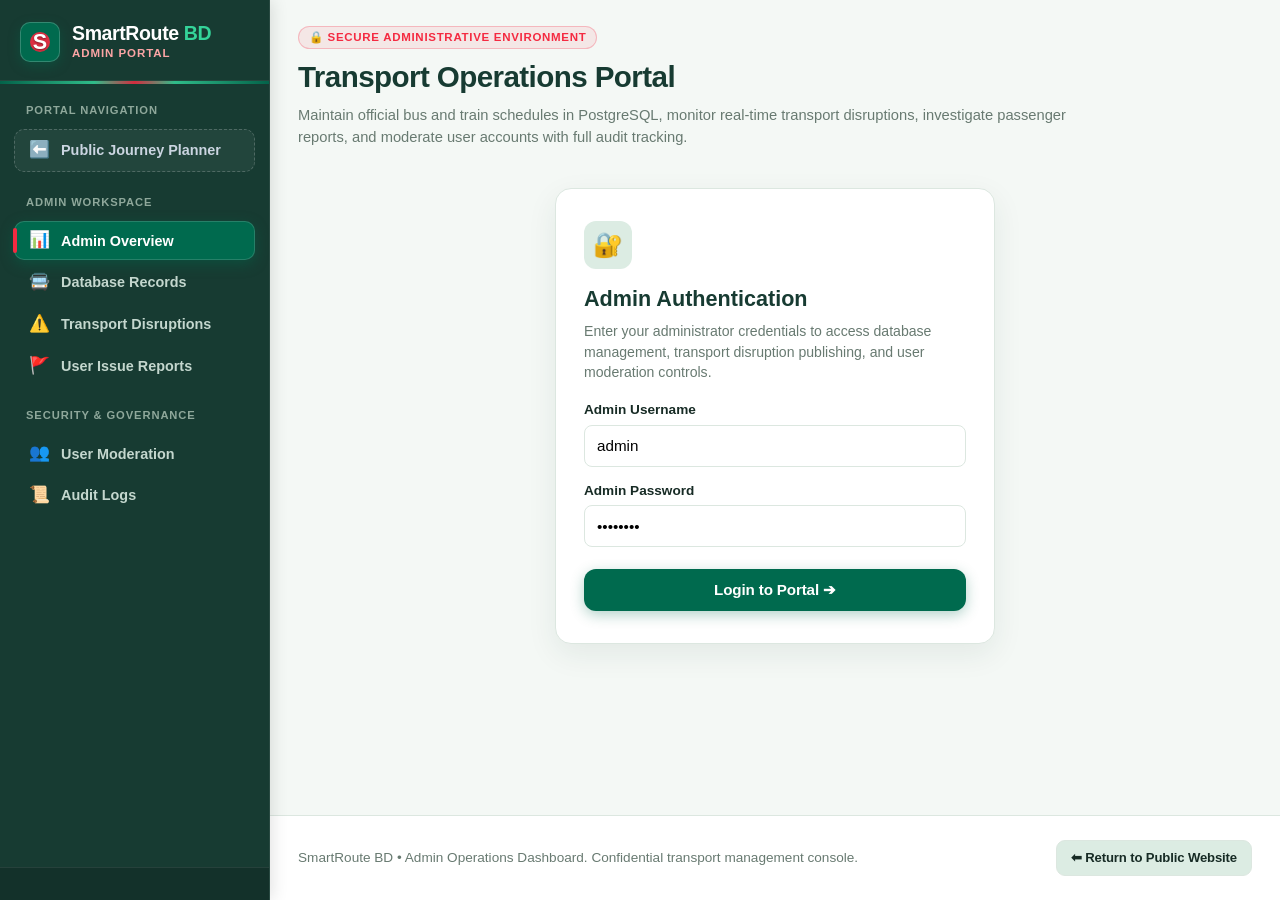
<file: static/admin.html>
<!doctype html>
<html lang="en">
<head>
  <meta charset="utf-8">
  <meta name="viewport" content="width=device-width, initial-scale=1">
  <title>Admin Operations Portal — SmartRoute BD</title>
  <link rel="stylesheet" href="/static/app.css?v=20261121_sr_frontend_v2">
  <script src="/static/admin.js?v=20261121_sr_frontend_v2" defer></script>
</head>
<body class="admin-body">
  <div class="app-layout">
    <!-- Mobile Topbar (< 900px) -->
    <header class="mobile-header">
      <button type="button" class="mobile-menu-btn" id="mobile-sidebar-toggle" aria-label="Toggle Navigation Menu">
        <span></span>
        <span></span>
        <span></span>
      </button>
      <a class="mobile-brand" href="/admin">
        <span class="brand-mark">
          <span class="bd-sun-circle"></span>
          <span class="mark-letter">S</span>
        </span>
        <span class="brand-text">SmartRoute <b class="bd-tag">BD</b> <span class="admin-badge-tag">ADMIN</span></span>
      </a>
      <a href="/" class="admin-mobile-exit-btn" title="Back to Public Journey Planner">
        ⬅ Exit
      </a>
    </header>

    <!-- Mobile Drawer Backdrop -->
    <div class="sidebar-backdrop" id="sidebar-backdrop"></div>

    <!-- Fixed Vertical Left Sidebar -->
    <aside class="app-sidebar" id="app-sidebar" aria-label="Admin Navigation">
      <div class="sidebar-header">
        <a class="sidebar-brand" href="/admin">
          <span class="brand-mark">
            <span class="bd-sun-circle"></span>
            <span class="mark-letter">S</span>
          </span>
          <div class="brand-title-wrap">
            <span class="brand-text">SmartRoute <b class="bd-tag">BD</b></span>
            <span class="brand-sub admin-sub">ADMIN PORTAL</span>
          </div>
        </a>
        <button type="button" class="sidebar-close-btn" id="sidebar-close-btn" aria-label="Close sidebar">&times;</button>
      </div>

      <!-- Bangladesh River/Corridor Motif Accent Line -->
      <div class="sidebar-river-accent" aria-hidden="true"></div>

      <div class="sidebar-content">
        <!-- PORTAL NAVIGATION SECTION -->
        <div class="sidebar-section">
          <span class="sidebar-section-title">PORTAL NAVIGATION</span>
          <nav class="sidebar-nav" aria-label="Portal Navigation">
            <a class="sidebar-nav-item return-link" href="/" title="Return to public user application">
              <span class="sidebar-icon">⬅️</span>
              <span class="sidebar-label">Public Journey Planner</span>
            </a>
          </nav>
        </div>

        <!-- ADMIN WORKSPACE SECTION -->
        <div class="sidebar-section">
          <span class="sidebar-section-title">ADMIN WORKSPACE</span>
          <nav class="sidebar-nav" aria-label="Admin Workspace">
            <button type="button" class="sidebar-nav-item active" data-admin-tab="overview">
              <span class="sidebar-icon">📊</span>
              <span class="sidebar-label">Admin Overview</span>
            </button>
            <button type="button" class="sidebar-nav-item" data-admin-tab="records">
              <span class="sidebar-icon">🚍</span>
              <span class="sidebar-label">Database Records</span>
            </button>
            <button type="button" class="sidebar-nav-item" data-admin-tab="disruptions">
              <span class="sidebar-icon">⚠️</span>
              <span class="sidebar-label">Transport Disruptions</span>
              <span id="sidebar-disruptions-badge" class="notif-badge hidden">0</span>
            </button>
            <button type="button" class="sidebar-nav-item" data-admin-tab="reports">
              <span class="sidebar-icon">🚩</span>
              <span class="sidebar-label">User Issue Reports</span>
              <span id="sidebar-reports-badge" class="notif-badge hidden">0</span>
            </button>
          </nav>
        </div>

        <!-- SECURITY & GOVERNANCE SECTION -->
        <div class="sidebar-section">
          <span class="sidebar-section-title">SECURITY & GOVERNANCE</span>
          <nav class="sidebar-nav" aria-label="Security & Governance">
            <button type="button" class="sidebar-nav-item" data-admin-tab="users">
              <span class="sidebar-icon">👥</span>
              <span class="sidebar-label">User Moderation</span>
            </button>
            <button type="button" class="sidebar-nav-item" data-admin-tab="audit">
              <span class="sidebar-icon">📜</span>
              <span class="sidebar-label">Audit Logs</span>
            </button>
          </nav>
        </div>
      </div>

      <!-- SIDEBAR FOOTER (Admin Profile Area) -->
      <div class="sidebar-footer">
        <div id="admin-user-info" class="sidebar-admin-card hidden">
          <div class="user-avatar-sm admin-avatar">🔐</div>
          <div class="user-meta" style="flex: 1; min-width: 0;">
            <span id="admin-display-name" class="user-name" style="text-overflow: ellipsis; overflow: hidden; white-space: nowrap;">Administrator</span>
            <span class="user-id admin-tag">System Admin</span>
          </div>
        </div>
        <button type="button" id="admin-logout-btn" class="sidebar-btn logout-btn hidden" style="width: 100%;">Log Out</button>
      </div>
    </aside>

    <!-- Main Content Viewport -->
    <div class="app-main-viewport">
      <main class="shell admin-shell">
        <!-- Admin Page Header -->
        <div class="admin-page-header">
          <div class="admin-header-copy">
            <div class="admin-security-pill">
              <span>🔒 Secure Administrative Environment</span>
            </div>
            <h1>Transport Operations Portal</h1>
            <p class="admin-header-subtext">Maintain official bus and train schedules in PostgreSQL, monitor real-time transport disruptions, investigate passenger reports, and moderate user accounts with full audit tracking.</p>
          </div>
        </div>

        <!-- Login Card -->
        <section id="login-section" class="admin-login-card">
          <div class="login-card-inner">
            <div class="login-header-icon">🔐</div>
            <h2>Admin Authentication</h2>
            <p class="login-subtext">Enter your administrator credentials to access database management, transport disruption publishing, and user moderation controls.</p>
            <form id="login-form" style="display: flex; flex-direction: column; gap: 14px;">
              <label style="display: flex; flex-direction: column; gap: 4px; font-weight: 700; font-size: 0.85rem; color: var(--primary-text);">
                Admin Username
                <input id="username" autocomplete="username" value="admin" required style="height: 42px; padding: 0 12px; border: 1.5px solid var(--border); border-radius: 8px; font-size: 0.95rem;">
              </label>
              <label style="display: flex; flex-direction: column; gap: 4px; font-weight: 700; font-size: 0.85rem; color: var(--primary-text);">
                Admin Password
                <input id="password" type="password" autocomplete="current-password" value="12345678" required style="height: 42px; padding: 0 12px; border: 1.5px solid var(--border); border-radius: 8px; font-size: 0.95rem;">
              </label>
              <button class="button primary" type="submit" style="margin-top: 8px; height: 42px; font-size: 0.95rem; font-weight: 700;">Login to Portal ➔</button>
            </form>
          </div>
        </section>

        <div id="admin-status" class="status" role="status" aria-live="polite"></div>

        <!-- Main Admin Workspace -->
        <section id="admin-workspace" class="admin-workspace-panel hidden">
          <!-- 0. Admin Overview Tab -->
          <div id="tab-pane-overview" class="admin-tab-pane">
            <div class="admin-toolbar">
              <div>
                <h2>System Overview &amp; Operations Summary</h2>
                <p>Live health metrics across transport schedules, active disruptions, and user moderation queues.</p>
              </div>
              <button id="overview-refresh-btn" class="button secondary small" type="button" style="height: 36px;">🔄 Refresh Metrics</button>
            </div>

            <!-- KPI Cards Grid -->
            <div class="kpi-grid">
              <div class="kpi-card">
                <div class="kpi-header">
                  <span class="kpi-icon warning">⚠️</span>
                  <span class="status-pill active" style="font-size: 0.7rem;">Live</span>
                </div>
                <div>
                  <div class="kpi-val" id="kpi-active-disruptions">-</div>
                  <div class="kpi-label">Active Disruptions</div>
                  <div class="kpi-sub" id="kpi-disruptions-sub">Routes currently impacted</div>
                </div>
                <button type="button" class="kpi-action-btn" data-goto-tab="disruptions">Manage Disruptions ➔</button>
              </div>

              <div class="kpi-card">
                <div class="kpi-header">
                  <span class="kpi-icon reports">🚩</span>
                  <span class="status-pill pending" style="font-size: 0.7rem;">Queue</span>
                </div>
                <div>
                  <div class="kpi-val" id="kpi-pending-reports">-</div>
                  <div class="kpi-label">Pending Issue Reports</div>
                  <div class="kpi-sub" id="kpi-reports-sub">Awaiting admin review</div>
                </div>
                <button type="button" class="kpi-action-btn" data-goto-tab="reports">Review Reports ➔</button>
              </div>

              <div class="kpi-card">
                <div class="kpi-header">
                  <span class="kpi-icon users">👥</span>
                  <span class="status-pill active" style="font-size: 0.7rem;">Registered</span>
                </div>
                <div>
                  <div class="kpi-val" id="kpi-total-users">-</div>
                  <div class="kpi-label">User Accounts</div>
                  <div class="kpi-sub" id="kpi-users-sub">0 suspended / blocked</div>
                </div>
                <button type="button" class="kpi-action-btn" data-goto-tab="users">Moderate Users ➔</button>
              </div>

              <div class="kpi-card">
                <div class="kpi-header">
                  <span class="kpi-icon database">🚍</span>
                  <span class="status-pill active" style="font-size: 0.7rem;">PostgreSQL</span>
                </div>
                <div>
                  <div class="kpi-val" id="kpi-transit-records">-</div>
                  <div class="kpi-label">Bus Schedules</div>
                  <div class="kpi-sub">Inter-district transit network</div>
                </div>
                <button type="button" class="kpi-action-btn" data-goto-tab="records">Browse Records ➔</button>
              </div>
            </div>

            <!-- Overview Panels Grid -->
            <div class="overview-panels-grid">
              <div class="overview-card">
                <div class="overview-card-header">
                  <span class="overview-card-title">Recent Administrative Activity</span>
                  <button type="button" class="button outline small" style="font-size: 0.76rem; padding: 2px 8px;" data-goto-tab="audit">View All Logs ➔</button>
                </div>
                <div id="overview-recent-audit" class="overview-audit-list">
                  <div style="padding: 14px; text-align: center; color: var(--secondary-text); font-size: 0.85rem;">Loading recent activity...</div>
                </div>
              </div>

              <div class="overview-card">
                <div class="overview-card-header">
                  <span class="overview-card-title">Quick Operational Actions</span>
                </div>
                <div class="quick-action-list">
                  <button type="button" class="quick-action-item" id="overview-quick-create-disruption">
                    <span>⚠️</span>
                    <span>Create New Disruption Alert</span>
                  </button>
                  <button type="button" class="quick-action-item" data-goto-tab="reports">
                    <span>🚩</span>
                    <span>Review Pending Passenger Reports</span>
                  </button>
                  <button type="button" class="quick-action-item" data-goto-tab="records">
                    <span>🚍</span>
                    <span>Edit Bus &amp; Train Schedules</span>
                  </button>
                  <button type="button" class="quick-action-item" data-goto-tab="users">
                    <span>👥</span>
                    <span>Search &amp; Moderate User Accounts</span>
                  </button>
                  <a href="/" class="quick-action-item" style="text-decoration: none;">
                    <span>🗺️</span>
                    <span>Open Public Journey Planner</span>
                  </a>
                </div>
              </div>
            </div>
          </div>

          <!-- 1. Operational Transport Records Tab -->
          <div id="tab-pane-records" class="admin-tab-pane hidden">
            <div class="admin-toolbar">
              <div>
                <h2>Operational Transport Records</h2>
                <p>Edits are committed directly into PostgreSQL and immediately affect live route queries.</p>
              </div>
              <div style="display: flex; gap: 12px; align-items: flex-end;">
                <label style="display: flex; flex-direction: column; gap: 4px; font-size: 0.85rem; font-weight: 700;">
                  Manage Table
                  <select id="entity" style="height: 38px; padding: 0 10px; border: 1.5px solid var(--border); border-radius: 6px;"></select>
                </label>
                <button id="reload" class="button secondary" type="button" style="height: 38px;">Refresh Table</button>
              </div>
            </div>

            <form id="record-form" class="record-form"></form>
            <div id="record-list" class="table-card"></div>
            <p class="fine-print">⚠️ Modifications take effect immediately. Edits and deletions directly update the live routing engine and transit lookup tables.</p>
          </div>

      <!-- 2. Transport Disruptions Tab -->
      <div id="tab-pane-disruptions" class="admin-tab-pane hidden">
        <div class="admin-toolbar" style="flex-wrap: wrap; gap: 14px; align-items: flex-end;">
          <div>
            <h2 style="font-size: 1.25rem; font-weight: 700; color: var(--navy);">⚠️ Transport Disruption & Incident Alerts</h2>
            <p style="font-size: 0.85rem; color: var(--text-muted);">Manually create, publish, and manage transport disruption alerts that dynamically warn travelers on affected routes.</p>
          </div>
          <div style="display: flex; gap: 8px; align-items: flex-end; flex-wrap: wrap;">
            <label style="display: flex; flex-direction: column; gap: 4px; font-size: 0.82rem; font-weight: 600;">
              Status Filter
              <select id="admin-disruption-filter-status" style="height: 36px; padding: 0 8px; border: 1.5px solid var(--border); border-radius: 6px;">
                <option value="all">All Statuses</option>
                <option value="ACTIVE">ACTIVE</option>
                <option value="INACTIVE">INACTIVE</option>
                <option value="DRAFT">DRAFT</option>
                <option value="RESOLVED">RESOLVED</option>
                <option value="CANCELLED">CANCELLED</option>
              </select>
            </label>
            <label style="display: flex; flex-direction: column; gap: 4px; font-size: 0.82rem; font-weight: 600;">
              Transport Mode
              <select id="admin-disruption-filter-mode" style="height: 36px; padding: 0 8px; border: 1.5px solid var(--border); border-radius: 6px;">
                <option value="all">All Modes</option>
                <option value="BUS">Bus Only</option>
                <option value="TRAIN">Train Only</option>
                <option value="BOTH">Both (Bus & Train)</option>
              </select>
            </label>
            <label style="display: flex; flex-direction: column; gap: 4px; font-size: 0.82rem; font-weight: 600;">
              Search
              <input id="admin-disruption-search" type="search" placeholder="ID, title, location..." style="height: 36px; padding: 0 10px; border: 1.5px solid var(--border); border-radius: 6px; width: 170px;">
            </label>
            <label style="display: flex; align-items: center; gap: 6px; font-size: 0.82rem; font-weight: 600; height: 36px; cursor: pointer;">
              <input id="admin-disruption-include-deleted" type="checkbox"> Show Soft-Deleted
            </label>
            <button id="admin-disruption-reload-btn" class="button secondary small" type="button" style="height: 36px;">Refresh</button>
            <button id="admin-disruption-create-btn" class="button primary small" type="button" style="height: 36px; background: #ea580c; border-color: #ea580c;">+ Create Disruption Alert</button>
          </div>
        </div>

        <div id="admin-disruptions-table" class="table-card" style="margin-top: 14px;"></div>
      </div>

      <!-- 3. User Issue Reports Tab -->
      <div id="tab-pane-reports" class="admin-tab-pane hidden">
        <div class="admin-toolbar" style="flex-wrap: wrap; gap: 14px; align-items: flex-end;">
          <div>
            <h2 style="font-size: 1.25rem; font-weight: 700; color: var(--navy);">User Issue Reports & Complaints</h2>
            <p style="font-size: 0.85rem; color: var(--text-muted);">Review user-submitted errors, verify factual changes, or reject spam/false reports.</p>
          </div>
          <div style="display: flex; gap: 8px; align-items: flex-end; flex-wrap: wrap;">
            <label style="display: flex; flex-direction: column; gap: 4px; font-size: 0.82rem; font-weight: 600;">
              Status
              <select id="admin-report-filter-status" style="height: 36px; padding: 0 8px; border: 1.5px solid var(--border); border-radius: 6px;">
                <option value="all">All Statuses</option>
                <option value="PENDING">Pending Only</option>
                <option value="VERIFIED">Verified</option>
                <option value="REJECTED">Rejected</option>
              </select>
            </label>
            <label style="display: flex; flex-direction: column; gap: 4px; font-size: 0.82rem; font-weight: 600;">
              Category
              <select id="admin-report-filter-cat" style="height: 36px; padding: 0 8px; border: 1.5px solid var(--border); border-radius: 6px;">
                <option value="all">All Categories</option>
                <option value="Incorrect Bus Fare">Incorrect Bus Fare</option>
                <option value="Incorrect Train Fare">Incorrect Train Fare</option>
                <option value="Wrong Departure Time">Wrong Departure Time</option>
                <option value="Wrong Arrival Time">Wrong Arrival Time</option>
                <option value="Route Information">Route Information</option>
                <option value="Station / Stop Error">Station / Stop Error</option>
                <option value="Incorrect Destination">Incorrect Destination</option>
                <option value="Broken Functionality">Broken Functionality</option>
                <option value="Search or Route Calculation Problem">Search / Route Problem</option>
                <option value="General Complaint or Suggestion">General Suggestion</option>
              </select>
            </label>
            <label style="display: flex; flex-direction: column; gap: 4px; font-size: 0.82rem; font-weight: 600;">
              Search
              <input id="admin-report-search" type="search" placeholder="ID, title, user..." style="height: 36px; padding: 0 10px; border: 1.5px solid var(--border); border-radius: 6px; width: 170px;">
            </label>
            <label style="display: flex; align-items: center; gap: 6px; font-size: 0.82rem; font-weight: 600; height: 36px; cursor: pointer;">
              <input id="admin-report-include-deleted" type="checkbox"> Show Soft-Deleted
            </label>
            <button id="admin-report-reload-btn" class="button secondary small" type="button" style="height: 36px;">Refresh</button>
          </div>
        </div>

        <div id="admin-reports-table" class="table-card" style="margin-top: 14px;"></div>
      </div>

      <!-- 3. User Accounts & Moderation Tab -->
      <div id="tab-pane-users" class="admin-tab-pane hidden">
        <div class="admin-toolbar" style="flex-wrap: wrap; gap: 14px; align-items: flex-end;">
          <div>
            <h2 style="font-size: 1.25rem; font-weight: 700; color: var(--navy);">User Account Moderation</h2>
            <p style="font-size: 0.85rem; color: var(--text-muted);">Manage registered users, issue official warnings, and suspend or unblock accounts.</p>
          </div>
          <div style="display: flex; gap: 8px; align-items: flex-end; flex-wrap: wrap;">
            <label style="display: flex; flex-direction: column; gap: 4px; font-size: 0.82rem; font-weight: 600;">
              Status Filter
              <select id="admin-user-filter-status" style="height: 36px; padding: 0 8px; border: 1.5px solid var(--border); border-radius: 6px;">
                <option value="all">All Accounts</option>
                <option value="active">Active Only</option>
                <option value="blocked">Suspended / Blocked</option>
                <option value="warned">Users with Warnings</option>
              </select>
            </label>
            <label style="display: flex; flex-direction: column; gap: 4px; font-size: 0.82rem; font-weight: 600;">
              Search
              <input id="admin-user-search" type="search" placeholder="Name, email, SRU-..." style="height: 36px; padding: 0 10px; border: 1.5px solid var(--border); border-radius: 6px; width: 190px;">
            </label>
            <button id="admin-user-reload-btn" class="button secondary small" type="button" style="height: 36px;">Refresh Users</button>
          </div>
        </div>

        <div id="admin-users-table" class="table-card" style="margin-top: 14px;"></div>
      </div>

      <!-- 4. Audit Logs Tab -->
      <div id="tab-pane-audit" class="admin-tab-pane hidden">
        <div class="admin-toolbar">
          <div>
            <h2 style="font-size: 1.25rem; font-weight: 700; color: var(--navy);">Administrative Audit Logs</h2>
            <p style="font-size: 0.85rem; color: var(--text-muted);">Chronological record of all administrative decisions, settings updates, and database mutations.</p>
          </div>
          <button id="reload-audit-btn" class="button secondary small" type="button">Refresh Logs</button>
        </div>
        <div id="admin-audit-list" class="table-card" style="margin-top: 14px;"></div>
      </div>
    </section>
  </main>

  <footer style="padding: 24px 28px; border-top: 1px solid var(--border); margin-top: auto; display: flex; justify-content: space-between; align-items: center; flex-wrap: wrap; gap: 12px; font-size: 0.85rem; color: var(--secondary-text);">
    <p>SmartRoute BD • Admin Operations Dashboard. Confidential transport management console.</p>
    <p><a href="/" class="button secondary small" style="display: inline-flex; align-items: center; gap: 6px; font-weight: 700; text-decoration: none;">⬅ Return to Public Website</a></p>
  </footer>
</div>
</div>

<!-- Admin Modals -->

  <!-- 1. Admin Report Review & Decision Modal -->
  <div id="admin-report-modal" class="modal-backdrop hidden" role="dialog" aria-modal="true">
    <div class="modal-card" style="max-width: 640px;">
      <div class="modal-header">
        <div class="modal-title-wrap">
          <span class="modal-icon">🚩</span>
          <div>
            <h3>Review User Report</h3>
            <p id="adm-rep-id" class="modal-subtext">REP-XXXXXXXX</p>
          </div>
        </div>
        <button type="button" class="modal-close-btn" data-close="admin-report-modal">&times;</button>
      </div>

      <div class="modal-body" style="display: flex; flex-direction: column; gap: 14px;">
        <div style="display: flex; justify-content: space-between; align-items: center; flex-wrap: wrap; gap: 8px; padding-bottom: 10px; border-bottom: 1px solid var(--border);">
          <div style="display: flex; align-items: center; gap: 8px;">
            <span id="adm-rep-status-badge" class="status-pill pending">PENDING</span>
            <span id="adm-rep-deleted-badge" class="status-pill rejected hidden">SOFT DELETED</span>
          </div>
          <span id="adm-rep-date" style="font-size: 0.85rem; color: var(--text-muted);">2026-11-13</span>
        </div>

        <!-- Reporter user info box -->
        <div style="background: #f8fafc; border: 1px solid var(--border); border-radius: 8px; padding: 10px 14px; font-size: 0.88rem; display: flex; justify-content: space-between; align-items: center; flex-wrap: wrap; gap: 10px;">
          <div>
            <strong>Reporting User:</strong>
            <span id="adm-rep-user-name" style="font-weight: 600; margin-left: 4px;">User</span>
            <span id="adm-rep-user-id" style="font-family: monospace; color: var(--teal); margin-left: 6px;">SRU-XXXXXXXX</span>
            <div id="adm-rep-user-email" style="font-size: 0.8rem; color: var(--text-muted); margin-top: 2px;">user@example.com</div>
          </div>
          <div style="display: flex; gap: 6px;">
            <button type="button" id="adm-rep-quick-warn-btn" class="button secondary small" style="font-size: 0.75rem; height: 28px;">⚠️ Warn User</button>
            <button type="button" id="adm-rep-quick-block-btn" class="button danger small" style="font-size: 0.75rem; height: 28px;">⛔ Block User</button>
          </div>
        </div>

        <div style="display: grid; grid-template-columns: 1fr 1fr; gap: 10px; font-size: 0.88rem;">
          <div><strong>Category:</strong> <span id="adm-rep-category">Incorrect Bus Fare</span></div>
          <div><strong>Transport Mode:</strong> <span id="adm-rep-mode">Bus</span></div>
          <div style="grid-column: 1 / -1;"><strong>Related Info:</strong> <span id="adm-rep-route">Dhaka to Cumilla</span></div>
        </div>

        <div>
          <strong style="display: block; font-size: 0.9rem; margin-bottom: 4px;">Subject:</strong>
          <div id="adm-rep-title" style="font-weight: 700; color: var(--navy); font-size: 0.95rem;">Fare is wrong</div>
        </div>

        <div>
          <strong style="display: block; font-size: 0.9rem; margin-bottom: 4px;">Detailed Description:</strong>
          <div id="adm-rep-description" style="background: #f8fafc; border: 1px solid var(--border); border-radius: 6px; padding: 10px 12px; font-size: 0.88rem; line-height: 1.45; white-space: pre-wrap;"></div>
        </div>

        <div id="adm-rep-evidence-box" class="hidden">
          <strong style="display: block; font-size: 0.9rem; margin-bottom: 4px;">Supporting Evidence:</strong>
          <a id="adm-rep-evidence-link" href="#" target="_blank" class="button outline small" style="display: inline-flex; align-items: center; gap: 6px;">
            📎 View Attached Evidence
          </a>
        </div>

        <!-- Past Admin Review if any -->
        <div id="adm-rep-past-review" class="hidden" style="background: #f1f5f9; border-left: 3px solid var(--teal); padding: 10px 14px; border-radius: 4px;">
          <strong style="font-size: 0.85rem; color: var(--navy); display: block;">Past Review Record:</strong>
          <p id="adm-rep-past-response" style="margin: 4px 0 0 0; font-size: 0.85rem;"></p>
          <small id="adm-rep-past-meta" style="color: var(--text-muted); font-size: 0.78rem; display: block; margin-top: 4px;"></small>
        </div>

        <!-- Admin Decision Section -->
        <div style="border-top: 1.5px solid var(--border); padding-top: 14px; margin-top: 4px;">
          <h4 style="font-size: 0.95rem; font-weight: 700; color: var(--navy); margin-bottom: 10px;">Review Decision</h4>

          <div style="display: flex; flex-direction: column; gap: 10px;">
            <label style="font-size: 0.85rem; font-weight: 600;">
              Admin Response / Note (Optional for verification, mandatory reason if rejecting):
              <textarea id="adm-decision-note" rows="3" placeholder="Provide note for user or rejection reason..." style="width: 100%; border: 1.5px solid var(--border); border-radius: 6px; padding: 8px 10px; font-size: 0.88rem;"></textarea>
            </label>

            <div style="display: flex; justify-content: space-between; align-items: center; flex-wrap: wrap; gap: 10px; margin-top: 6px;">
              <button type="button" id="adm-rep-soft-delete-btn" class="button outline small" style="color: #dc2626; border-color: #fca5a5;">
                🗑️ Soft Delete from Admin View
              </button>
              <div style="display: flex; gap: 8px;">
                <button type="button" id="adm-rep-reject-btn" class="button danger" style="height: 38px;">
                  ✕ Reject Report
                </button>
                <button type="button" id="adm-rep-verify-btn" class="button primary" style="height: 38px; background: #16a34a; border-color: #16a34a;">
                  ✓ Verify Report
                </button>
              </div>
            </div>
          </div>
        </div>
      </div>
    </div>
  </div>

  <!-- 2. Issue User Warning Modal -->
  <div id="admin-warn-modal" class="modal-backdrop hidden" role="dialog" aria-modal="true">
    <div class="modal-card" style="max-width: 480px;">
      <div class="modal-header">
        <div class="modal-title-wrap">
          <span class="modal-icon">⚠️</span>
          <div>
            <h3>Issue Official Warning</h3>
            <p id="adm-warn-user-label" class="modal-subtext">User: Name (SRU-XXXXXXXX)</p>
          </div>
        </div>
        <button type="button" class="modal-close-btn" data-close="admin-warn-modal">&times;</button>
      </div>
      <form id="admin-warn-form" class="modal-form">
        <label>Reason for Official Warning
          <textarea id="adm-warn-reason" rows="3" required placeholder="Explain why this user is receiving a warning (e.g. repeated submission of false fare info, spamming reports)..."></textarea>
        </label>
        <p style="font-size: 0.82rem; color: var(--text-muted); margin-top: 4px;">
          An official warning notification will be immediately dispatched to the user's account and permanently recorded in their profile.
        </p>
        <div style="display: flex; justify-content: flex-end; gap: 8px; margin-top: 10px;">
          <button type="button" class="button outline small" data-close="admin-warn-modal">Cancel</button>
          <button type="submit" class="button secondary">Send Warning Notice</button>
        </div>
      </form>
    </div>
  </div>

  <!-- 3. View Past Warnings Modal -->
  <div id="admin-view-warnings-modal" class="modal-backdrop hidden" role="dialog" aria-modal="true">
    <div class="modal-card" style="max-width: 580px;">
      <div class="modal-header">
        <div class="modal-title-wrap">
          <span class="modal-icon">📜</span>
          <div>
            <h3>User Warning History</h3>
            <p id="adm-vw-user-label" class="modal-subtext">User: SRU-XXXXXXXX</p>
          </div>
        </div>
        <button type="button" class="modal-close-btn" data-close="admin-view-warnings-modal">&times;</button>
      </div>
      <div class="modal-body">
        <div id="adm-warnings-table" class="table-card" style="max-height: 380px; overflow-y: auto;"></div>
      </div>
    </div>
  </div>

  <!-- 4. Block User Modal -->
  <div id="admin-block-modal" class="modal-backdrop hidden" role="dialog" aria-modal="true">
    <div class="modal-card" style="max-width: 480px;">
      <div class="modal-header">
        <div class="modal-title-wrap">
          <span class="modal-icon">⛔</span>
          <div>
            <h3>Suspend / Block User Account</h3>
            <p id="adm-block-user-label" class="modal-subtext">User: Name (SRU-XXXXXXXX)</p>
          </div>
        </div>
        <button type="button" class="modal-close-btn" data-close="admin-block-modal">&times;</button>
      </div>
      <form id="admin-block-form" class="modal-form">
        <label>Reason for Account Suspension
          <textarea id="adm-block-reason" rows="3" required placeholder="Explain reason for account restriction (e.g. repeated malicious spam, policy violation)..."></textarea>
        </label>
        <p style="font-size: 0.82rem; color: #dc2626; margin-top: 4px;">
          The user will receive HTTP 403 Forbidden on report submission and will be shown this suspension notice in their dashboard.
        </p>
        <div style="display: flex; justify-content: flex-end; gap: 8px; margin-top: 10px;">
          <button type="button" class="button outline small" data-close="admin-block-modal">Cancel</button>
          <button type="submit" class="button danger">Confirm & Block Account</button>
        </div>
      </form>
    </div>
  </div>

  <!-- 5. View Block History Modal -->
  <div id="admin-block-history-modal" class="modal-backdrop hidden" role="dialog" aria-modal="true">
    <div class="modal-card" style="max-width: 600px;">
      <div class="modal-header">
        <div class="modal-title-wrap">
          <span class="modal-icon">🔒</span>
          <div>
            <h3>Account Block / Unblock Audit Trail</h3>
            <p id="adm-bh-user-label" class="modal-subtext">User: SRU-XXXXXXXX</p>
          </div>
        </div>
        <button type="button" class="modal-close-btn" data-close="admin-block-history-modal">&times;</button>
      </div>
      <div class="modal-body">
        <div id="adm-block-history-table" class="table-card" style="max-height: 380px; overflow-y: auto;"></div>
      </div>
    </div>
  </div>

  <!-- 6. Create / Edit Transport Disruption Modal (Simplified AI/Automated Route Detection) -->
  <div id="admin-create-disruption-modal" class="modal-backdrop hidden" role="dialog" aria-modal="true">
    <div class="modal-card" style="max-width: 720px; max-height: 90vh; overflow-y: auto;">
      <div class="modal-header">
        <div class="modal-title-wrap">
          <span class="modal-icon">⚠️</span>
          <div>
            <h3 id="adm-dis-modal-title">Create Transport Disruption Alert</h3>
            <p class="modal-subtext">Describe the incident naturally. The system automatically identifies parameters and detects affected routes.</p>
          </div>
        </div>
        <button type="button" class="modal-close-btn" data-close="admin-create-disruption-modal">&times;</button>
      </div>
      <form id="admin-create-disruption-form" class="modal-form" style="display: flex; flex-direction: column; gap: 14px;">
        <input type="hidden" id="adm-dis-edit-id" value="">

        <!-- 1. Incident Description Field -->
        <div>
          <label style="font-size: 0.88rem; font-weight: 700; color: var(--navy); display: block; margin-bottom: 4px;">
            Incident Description <span style="color: #dc2626;">*</span>
          </label>
          <textarea id="adm-dis-desc" rows="3" required placeholder="Describe the incident naturally in your own words (e.g. A railway accident near Cumilla has suspended train movement...)" style="width: 100%; border: 1.5px solid var(--border); border-radius: 6px; padding: 10px 12px; font-size: 0.9rem; line-height: 1.45;"></textarea>
          
          <!-- Helper Examples -->
          <div style="margin-top: 6px; display: flex; flex-direction: column; gap: 4px;">
            <span style="font-size: 0.76rem; color: var(--text-muted); font-weight: 600;">💡 Example Scenarios (Click to test):</span>
            <div style="display: flex; flex-wrap: wrap; gap: 6px;">
              <button type="button" class="adm-dis-example-pill button outline small" data-example="A railway accident has occurred near Cumilla, causing train movement to be suspended on the affected railway section until further notice." style="height: 26px; padding: 0 10px; font-size: 0.75rem; border-radius: 14px;">🚆 Railway Accident near Cumilla</button>
              <button type="button" class="adm-dis-example-pill button outline small" data-example="A major road accident near Cumilla has blocked the Dhaka–Chittagong highway. Bus movement is currently disrupted." style="height: 26px; padding: 0 10px; font-size: 0.75rem; border-radius: 14px;">🚍 Road Accident on Highway near Cumilla</button>
              <button type="button" class="adm-dis-example-pill button outline small" data-example="Severe flooding near Cumilla has disrupted both road and railway movement." style="height: 26px; padding: 0 10px; font-size: 0.75rem; border-radius: 14px;">🌧️ Flooding near Cumilla (Road &amp; Rail)</button>
            </div>
          </div>
        </div>

        <!-- 2. Optional Source / Reference -->
        <div style="display: grid; grid-template-columns: 1fr 1fr; gap: 12px;">
          <label style="font-size: 0.82rem; font-weight: 600;">Optional Source / Authority
            <input id="adm-dis-source-name" placeholder="e.g. Bangladesh Railway / Highway Police" style="height: 36px; padding: 0 10px; border: 1.5px solid var(--border); border-radius: 6px;">
          </label>
          <label style="font-size: 0.82rem; font-weight: 600;">Optional Notice URL
            <input id="adm-dis-source-url" type="url" placeholder="https://..." style="height: 36px; padding: 0 10px; border: 1.5px solid var(--border); border-radius: 6px;">
          </label>
        </div>

        <div style="display: flex; justify-content: space-between; align-items: center; gap: 8px;">
          <button type="button" id="adm-dis-analyze-btn" class="button secondary" style="height: 38px; display: inline-flex; align-items: center; gap: 6px;">
            🔍 Analyze Incident &amp; Detect Routes
          </button>
          <span style="font-size: 0.78rem; color: var(--text-muted);">Real-time network path inspection</span>
        </div>

        <!-- 3. Dynamic Analysis & Automatic Detection Preview Container -->
        <div id="adm-dis-preview-container" class="hidden" style="display: flex; flex-direction: column; gap: 12px; border-top: 1.5px solid var(--border); padding-top: 12px;">
          
          <!-- Clarification prompt if ambiguous -->
          <div id="adm-dis-clarify-box" class="hidden" style="background: #fffbeb; border: 1.5px solid #fde68a; border-radius: 8px; padding: 10px 14px; font-size: 0.85rem; color: #92400e; display: flex; align-items: flex-start; gap: 8px;">
            <span style="font-size: 1.1rem; line-height: 1;">⚠️</span>
            <div>
              <strong>Clarification Needed:</strong>
              <p id="adm-dis-clarify-msg" style="margin: 2px 0 0 0;"></p>
            </div>
          </div>

          <!-- Detected Incident Information Card -->
          <div style="background: #f8fafc; border: 1.5px solid var(--border); border-radius: 8px; padding: 12px;">
            <div style="display: flex; justify-content: space-between; align-items: center; margin-bottom: 10px;">
              <strong style="font-size: 0.9rem; color: var(--navy);">Detected Incident Information</strong>
              <div style="display: flex; align-items: center; gap: 6px;">
                <span id="adm-dis-prev-confidence" class="status-pill active" style="font-size: 0.72rem;">CONFIDENT MATCH</span>
                <span id="adm-dis-preview-sev-badge" class="status-pill moderate">MODERATE</span>
              </div>
            </div>
            
            <div style="display: grid; grid-template-columns: 1fr 1fr; gap: 8px; font-size: 0.82rem;">
              <!-- Detected Location with Optional Correction -->
              <div style="background: white; border: 1.5px solid var(--border); border-radius: 6px; padding: 8px 10px; grid-column: span 2;">
                <div style="display: flex; justify-content: space-between; align-items: center; margin-bottom: 4px;">
                  <span style="display: block; font-size: 0.72rem; color: var(--text-muted); font-weight: 700;">DETECTED LOCATION</span>
                  <strong id="adm-dis-prev-loc" style="color: var(--navy); font-size: 0.88rem;">-</strong>
                </div>
                <div style="display: flex; gap: 6px; align-items: center; margin-top: 6px;">
                  <input id="adm-dis-corrected-loc" placeholder="Optional: Correct location if needed (e.g. Cumilla, Dhaka, Feni)..." style="flex: 1; height: 32px; padding: 0 10px; font-size: 0.82rem; border: 1px solid var(--border); border-radius: 4px;">
                  <button type="button" id="adm-dis-reanalyze-loc-btn" class="button secondary small" style="height: 32px; font-size: 0.76rem; padding: 0 10px; white-space: nowrap;">Update Routes</button>
                </div>
                <span style="display: block; font-size: 0.7rem; color: var(--text-muted); margin-top: 3px;">Location is extracted automatically from your description. Edit above only if you want to override.</span>
              </div>

              <!-- Detected Transport Mode -->
              <div style="background: white; border: 1px solid var(--border); border-radius: 6px; padding: 8px 10px;">
                <span style="display: block; font-size: 0.7rem; color: var(--text-muted); font-weight: 700;">DETECTED TRANSPORT MODE</span>
                <strong id="adm-dis-prev-mode" style="color: var(--teal); font-size: 0.88rem;">-</strong>
              </div>

              <!-- Detected Incident Type -->
              <div style="background: white; border: 1px solid var(--border); border-radius: 6px; padding: 8px 10px;">
                <span style="display: block; font-size: 0.7rem; color: var(--text-muted); font-weight: 700;">DETECTED INCIDENT TYPE</span>
                <strong id="adm-dis-prev-type" style="color: #ea580c; font-size: 0.88rem;">-</strong>
              </div>

              <!-- Detected Operational Impact -->
              <div style="background: white; border: 1px solid var(--border); border-radius: 6px; padding: 8px 10px; grid-column: span 2;">
                <span style="display: block; font-size: 0.7rem; color: var(--text-muted); font-weight: 700;">DETECTED OPERATIONAL IMPACT</span>
                <strong id="adm-dis-prev-impact" style="color: #dc2626; font-size: 0.88rem;">-</strong>
              </div>
            </div>

            <div style="margin-top: 10px;">
              <span style="display: block; font-size: 0.75rem; color: var(--text-muted); font-weight: 700; margin-bottom: 2px;">PUBLIC ALERT MESSAGE PREVIEW</span>
              <div id="adm-dis-prev-alert-msg" style="background: #fff7ed; border-left: 3px solid #ea580c; border-radius: 4px; padding: 8px 10px; font-size: 0.85rem; color: #431407;"></div>
            </div>
          </div>

          <!-- Automatically Detected Affected Routes Preview -->
          <div style="background: #f8fafc; border: 1.5px solid var(--border); border-radius: 8px; padding: 12px;">
            <div style="display: flex; justify-content: space-between; align-items: center; margin-bottom: 8px;">
              <strong style="font-size: 0.86rem; color: var(--navy);">Automatically Detected Affected Routes</strong>
              <span id="adm-dis-route-count-badge" class="status-pill active" style="font-size: 0.72rem;">0 Routes Detected</span>
            </div>
            <div id="adm-dis-detected-routes-list" style="max-height: 180px; overflow-y: auto; display: flex; flex-direction: column; gap: 6px;"></div>
          </div>
        </div>

        <div style="display: flex; justify-content: flex-end; gap: 8px; margin-top: 8px;">
          <button type="button" class="button outline small" data-close="admin-create-disruption-modal">Cancel</button>
          <button type="submit" id="adm-dis-submit-btn" class="button primary" style="background: #ea580c; border-color: #ea580c;">
            Publish Alert ➔
          </button>
        </div>
      </form>
    </div>
  </div>

  <!-- 7. Disruption Detail & Actions Modal -->
  <div id="admin-disruption-detail-modal" class="modal-backdrop hidden" role="dialog" aria-modal="true">
    <div class="modal-card" style="max-width: 640px; max-height: 90vh; overflow-y: auto;">
      <div class="modal-header">
        <div class="modal-title-wrap">
          <span class="modal-icon">⚠️</span>
          <div>
            <h3 id="adm-dd-title">Disruption Alert Details</h3>
            <p id="adm-dd-id" class="modal-subtext">DIS-XXXXXXXX</p>
          </div>
        </div>
        <button type="button" class="modal-close-btn" data-close="admin-disruption-detail-modal">&times;</button>
      </div>
      <div class="modal-body" style="display: flex; flex-direction: column; gap: 14px;">
        <div style="display: flex; justify-content: space-between; align-items: center; flex-wrap: wrap; gap: 8px; padding-bottom: 10px; border-bottom: 1px solid var(--border);">
          <div style="display: flex; align-items: center; gap: 8px;">
            <span id="adm-dd-status-badge" class="status-pill pending">ACTIVE</span>
            <span id="adm-dd-mode-badge" class="pill BUS">BUS</span>
            <span id="adm-dd-severity-badge" class="status-pill rejected">CRITICAL</span>
          </div>
          <span id="adm-dd-dates" style="font-size: 0.82rem; color: var(--text-muted);">Created: 2026-11-13</span>
        </div>

        <div>
          <strong style="display: block; font-size: 0.85rem; color: var(--navy); margin-bottom: 4px;">Public Alert Message (Shown to users):</strong>
          <div id="adm-dd-alert-msg" style="background: #fff7ed; border-left: 4px solid #ea580c; border-radius: 4px; padding: 10px 12px; font-size: 0.88rem; font-weight: 500;"></div>
        </div>

        <div>
          <strong style="display: block; font-size: 0.85rem; color: var(--navy); margin-bottom: 4px;">Description:</strong>
          <div id="adm-dd-desc" style="background: #f8fafc; border: 1px solid var(--border); border-radius: 6px; padding: 10px 12px; font-size: 0.88rem; line-height: 1.45; white-space: pre-wrap;"></div>
        </div>

        <div>
          <strong style="display: block; font-size: 0.85rem; color: var(--navy); margin-bottom: 4px;">Affected Network Segments:</strong>
          <div id="adm-dd-segments" style="background: #f8fafc; border: 1px solid var(--border); border-radius: 6px; padding: 8px 12px; font-size: 0.85rem;"></div>
        </div>

        <div id="adm-dd-meta-box" style="font-size: 0.82rem; color: var(--text-muted); display: flex; flex-direction: column; gap: 4px;"></div>

        <!-- Disruption Status Operations -->
        <div style="border-top: 1.5px solid var(--border); padding-top: 14px; margin-top: 6px;">
          <h4 style="font-size: 0.95rem; font-weight: 700; color: var(--navy); margin-bottom: 10px;">Lifecycle &amp; Status Actions</h4>
          <div style="display: flex; gap: 8px; flex-wrap: wrap; justify-content: space-between;">
            <div style="display: flex; gap: 8px; flex-wrap: wrap;">
              <button type="button" id="adm-dd-activate-btn" class="button primary small" style="background: #16a34a; border-color: #16a34a;">⚡ Activate</button>
              <button type="button" id="adm-dd-deactivate-btn" class="button outline small">⏸️ Deactivate</button>
              <button type="button" id="adm-dd-resolve-btn" class="button secondary small" style="background: #0284c7; border-color: #0284c7; color: white;">✓ Resolve</button>
              <button type="button" id="adm-dd-cancel-btn" class="button outline small" style="color: #64748b;">✕ Cancel Alert</button>
            </div>
            <div style="display: flex; gap: 8px;">
              <button type="button" id="adm-dd-audit-btn" class="button outline small">📜 Audit Trail</button>
              <button type="button" id="adm-dd-delete-btn" class="button outline small" style="color: #dc2626; border-color: #fca5a5;">🗑️ Delete</button>
            </div>
          </div>
        </div>
      </div>
    </div>
  </div>

  <!-- 8. Disruption Audit Log Trail Modal -->
  <div id="admin-disruption-audit-modal" class="modal-backdrop hidden" role="dialog" aria-modal="true">
    <div class="modal-card" style="max-width: 640px;">
      <div class="modal-header">
        <div class="modal-title-wrap">
          <span class="modal-icon">📜</span>
          <div>
            <h3>Disruption Alert Audit Trail</h3>
            <p id="adm-dis-audit-id" class="modal-subtext">DIS-XXXXXXXX</p>
          </div>
        </div>
        <button type="button" class="modal-close-btn" data-close="admin-disruption-audit-modal">&times;</button>
      </div>
      <div class="modal-body">
        <div id="adm-dis-audit-table" class="table-card" style="max-height: 380px; overflow-y: auto;"></div>
      </div>
    </div>
  </div>
</body>
</html>
</file>
<file: static/app.css>
:root {
  /* Bangladesh-Inspired Brand Colors (Official Design System) */
  --primary-green: #006A4E;   /* Bangladesh Flag Emerald Green */
  --deep-green: #173B32;      /* Lush Forest Deep Green */
  --bd-red: #F42A41;          /* Bangladesh Sun Red */
  --main-bg: #F4F8F5;         /* Crisp, light mint-tinted background */
  --card-bg: #FFFFFF;         /* Pure white surface */
  --light-green: #DCECE3;     /* Soft sage/mint accent */
  --primary-text: #172B25;    /* High-contrast deep slate text */
  --secondary-text: #687A71;  /* Balanced secondary text */
  --border: #DCE7E0;          /* Clean soft border */
  --border-light: #EBF3EE;    /* Subtle divider */

  /* Compatibility & Legacy Token Aliases */
  --font: -apple-system, BlinkMacSystemFont, "Plus Jakarta Sans", "Inter", "Segoe UI", Roboto, "Helvetica Neue", Arial, sans-serif;
  --bg: var(--main-bg);
  --surface: var(--card-bg);
  --navy: var(--deep-green);
  --navy-deep: #0e241f;
  --navy-light: #1f4a3f;
  --slate-card: #173B32;
  --pathao-red: var(--bd-red);
  --pathao-red-light: #fee2e2;
  --uber-green: var(--primary-green);
  --uber-green-light: var(--light-green);
  --teal: var(--primary-green);
  --teal-hover: #00563f;
  --teal-light: #d1fae5;
  --blue: #0284c7;
  --blue-light: #e0f2fe;
  --orange: #ea580c;
  --orange-light: #ffedd5;
  --green: var(--primary-green);
  --green-light: var(--light-green);
  --red: var(--bd-red);
  --red-light: #ffe4e6;
  --border-subtle: #ebf3ee;
  --text: var(--primary-text);
  --text-muted: var(--secondary-text);
  --radius-sm: 8px;
  --radius: 12px;
  --radius-lg: 18px;
  --radius-pill: 9999px;
  --shadow-sm: 0 1px 3px rgba(23, 59, 50, 0.05);
  --shadow: 0 4px 16px -2px rgba(23, 59, 50, 0.08);
  --shadow-md: 0 10px 25px -4px rgba(23, 59, 50, 0.10);
  --shadow-lg: 0 20px 45px -10px rgba(23, 59, 50, 0.14);
}

* {
  box-sizing: border-box;
  margin: 0;
  padding: 0;
}

body {
  font-family: var(--font);
  background-color: var(--main-bg);
  color: var(--primary-text);
  line-height: 1.5;
  min-height: 100vh;
  -webkit-font-smoothing: antialiased;
  -moz-osx-font-smoothing: grayscale;
}

a {
  color: inherit;
  text-decoration: none;
}

/* ==========================================================================
   Main Application Flex Layout with Vertical Left Sidebar
   ========================================================================== */
.app-layout {
  display: flex;
  min-height: 100vh;
  background-color: var(--main-bg);
  position: relative;
  width: 100%;
}

/* Slim Mobile Topbar Header (< 900px) */
.mobile-header {
  display: none;
  align-items: center;
  justify-content: space-between;
  height: 64px;
  padding: 0 18px;
  background: var(--deep-green);
  color: #ffffff;
  position: sticky;
  top: 0;
  z-index: 60;
  border-bottom: 1px solid rgba(255, 255, 255, 0.1);
  box-shadow: 0 2px 10px rgba(0, 0, 0, 0.15);
}

.mobile-header .brand {
  color: #ffffff;
  display: inline-flex;
  align-items: center;
  gap: 10px;
}

.sidebar-toggle-btn {
  background: transparent;
  border: none;
  cursor: pointer;
  display: flex;
  flex-direction: column;
  justify-content: center;
  gap: 5px;
  width: 38px;
  height: 38px;
  padding: 8px;
  border-radius: var(--radius-sm);
  transition: background 0.15s ease;
}

.sidebar-toggle-btn:hover {
  background: rgba(255, 255, 255, 0.1);
}

.hamburger-bar {
  display: block;
  width: 100%;
  height: 2px;
  background-color: #ffffff;
  border-radius: 2px;
  transition: transform 0.2s ease, opacity 0.2s ease;
}

.sidebar-backdrop {
  display: none;
  position: fixed;
  inset: 0;
  background: rgba(14, 36, 31, 0.65);
  backdrop-filter: blur(4px);
  -webkit-backdrop-filter: blur(4px);
  z-index: 85;
  opacity: 0;
  pointer-events: none;
  transition: opacity 0.25s ease;
}

.sidebar-backdrop.visible {
  display: block;
  opacity: 1;
  pointer-events: auto;
}

/* ==========================================================================
   Left Vertical Sidebar Navigation (Desktop Fixed, Mobile Slide Drawer)
   ========================================================================== */
.app-sidebar {
  width: 270px;
  min-width: 270px;
  max-width: 270px;
  background: var(--deep-green);
  color: #ffffff;
  display: flex;
  flex-direction: column;
  position: sticky;
  top: 0;
  height: 100vh;
  z-index: 70;
  border-right: 1px solid rgba(255, 255, 255, 0.08);
  box-shadow: 2px 0 16px rgba(0, 0, 0, 0.12);
  user-select: none;
}

.sidebar-header {
  padding: 22px 20px 18px;
  display: flex;
  align-items: center;
  justify-content: space-between;
  border-bottom: 1px solid rgba(255, 255, 255, 0.06);
}

.sidebar-brand {
  display: inline-flex;
  align-items: center;
  gap: 12px;
  text-decoration: none;
  color: #ffffff;
}

.brand-mark {
  background: var(--primary-green);
  color: #ffffff;
  width: 40px;
  height: 40px;
  border-radius: 10px;
  display: flex;
  align-items: center;
  justify-content: center;
  font-weight: 900;
  font-size: 1.35rem;
  box-shadow: 0 4px 12px rgba(0, 106, 78, 0.4);
  position: relative;
  overflow: hidden;
  border: 1px solid rgba(255, 255, 255, 0.2);
  flex-shrink: 0;
}

/* Bangladesh Flag Sun Disc Motif */
.bd-sun-circle {
  position: absolute;
  width: 20px;
  height: 20px;
  border-radius: 50%;
  background: var(--bd-red);
  opacity: 0.9;
  top: 50%;
  left: 50%;
  transform: translate(-50%, -50%);
  pointer-events: none;
}

.mark-letter {
  position: relative;
  z-index: 2;
  color: #ffffff;
  font-weight: 900;
  font-family: var(--font);
  text-shadow: 0 1px 2px rgba(0, 0, 0, 0.4);
}

.brand-title-wrap {
  display: flex;
  flex-direction: column;
}

.brand-text {
  font-size: 1.22rem;
  font-weight: 800;
  letter-spacing: -0.02em;
  color: #ffffff;
  line-height: 1.15;
}

.bd-tag {
  color: #34d399;
  font-weight: 900;
}

.brand-sub {
  font-size: 0.72rem;
  font-weight: 600;
  color: #8fa89b;
  letter-spacing: 0.06em;
  text-transform: uppercase;
}

.sidebar-close-btn {
  display: none;
  background: transparent;
  border: none;
  color: #cbd5e1;
  font-size: 1.6rem;
  cursor: pointer;
  line-height: 1;
  padding: 4px;
}

.sidebar-close-btn:hover {
  color: #ffffff;
}

/* Bangladesh Motif: River Waterway Accent Line (Padma/Meghna/Jamuna river flow) */
.sidebar-river-accent {
  height: 3px;
  width: 100%;
  background: linear-gradient(90deg, #006A4E 0%, #34d399 35%, #F42A41 50%, #34d399 65%, #006A4E 100%);
  opacity: 0.85;
}

/* Scrollable Sidebar Content */
.sidebar-content {
  flex: 1;
  overflow-y: auto;
  padding: 18px 14px;
  display: flex;
  flex-direction: column;
  gap: 22px;
  scrollbar-width: thin;
  scrollbar-color: rgba(255, 255, 255, 0.15) transparent;
}

.sidebar-content::-webkit-scrollbar {
  width: 4px;
}

.sidebar-content::-webkit-scrollbar-thumb {
  background: rgba(255, 255, 255, 0.15);
  border-radius: 4px;
}

.sidebar-section {
  display: flex;
  flex-direction: column;
  gap: 4px;
}

.sidebar-section-title {
  font-size: 0.7rem;
  font-weight: 800;
  letter-spacing: 0.08em;
  color: #8fa89b;
  text-transform: uppercase;
  padding: 0 12px 6px;
}

.sidebar-nav {
  display: flex;
  flex-direction: column;
  gap: 3px;
}

.sidebar-nav-item {
  display: flex;
  align-items: center;
  gap: 12px;
  padding: 10px 14px;
  border-radius: 10px;
  font-size: 0.9rem;
  font-weight: 600;
  color: #c4d7ce;
  background: transparent;
  border: 1px solid transparent;
  text-decoration: none;
  cursor: pointer;
  transition: all 0.18s cubic-bezier(0.16, 1, 0.3, 1);
  position: relative;
  text-align: left;
  width: 100%;
  font-family: inherit;
}

.sidebar-nav-item:hover {
  background: rgba(0, 106, 78, 0.35);
  color: #ffffff;
  transform: translateX(2px);
}

.sidebar-nav-item.active {
  background: var(--primary-green);
  color: #ffffff;
  font-weight: 700;
  box-shadow: 0 4px 14px rgba(0, 106, 78, 0.45);
  border: 1px solid rgba(255, 255, 255, 0.15);
}

.sidebar-nav-item.active::before {
  content: "";
  position: absolute;
  left: -2px;
  top: 6px;
  bottom: 6px;
  width: 4px;
  border-radius: 4px;
  background: var(--bd-red);
}

.sidebar-icon {
  font-size: 1.05rem;
  line-height: 1;
  display: inline-flex;
  align-items: center;
  justify-content: center;
  width: 20px;
  flex-shrink: 0;
}

.sidebar-label {
  flex: 1;
  white-space: nowrap;
  overflow: hidden;
  text-overflow: ellipsis;
}

.badge-tag {
  font-size: 0.68rem;
  font-weight: 700;
  padding: 1px 7px;
  border-radius: var(--radius-pill);
  background: rgba(52, 211, 153, 0.18);
  border: 1px solid rgba(52, 211, 153, 0.4);
  color: #34d399;
}

.notif-nav-item {
  border: none;
}

.notif-badge {
  background: var(--bd-red);
  color: #ffffff;
  font-size: 0.72rem;
  font-weight: 800;
  padding: 2px 7px;
  border-radius: 9999px;
  min-width: 18px;
  height: 18px;
  display: inline-flex;
  align-items: center;
  justify-content: center;
  box-shadow: 0 2px 6px rgba(244, 42, 65, 0.4);
}

/* Sidebar Footer (Auth / User Profile Area) */
.sidebar-footer {
  padding: 16px 14px;
  border-top: 1px solid rgba(255, 255, 255, 0.08);
  background: rgba(14, 36, 31, 0.4);
}

.sidebar-auth-group {
  display: flex;
  flex-direction: column;
  gap: 8px;
}

.sidebar-btn {
  display: inline-flex;
  align-items: center;
  justify-content: center;
  width: 100%;
  height: 38px;
  border-radius: 8px;
  font-size: 0.88rem;
  font-weight: 700;
  cursor: pointer;
  transition: all 0.18s ease;
  font-family: inherit;
}

.sidebar-btn.login-btn {
  background: transparent;
  color: #ffffff;
  border: 1.5px solid rgba(255, 255, 255, 0.25);
}

.sidebar-btn.login-btn:hover {
  background: rgba(255, 255, 255, 0.1);
  border-color: #ffffff;
}

.sidebar-btn.register-btn {
  background: var(--primary-green);
  color: #ffffff;
  border: 1.5px solid var(--primary-green);
  box-shadow: 0 3px 10px rgba(0, 106, 78, 0.4);
}

.sidebar-btn.register-btn:hover {
  background: #008763;
  border-color: #008763;
  transform: translateY(-1px);
}

.sidebar-user-card {
  display: flex;
  align-items: center;
  gap: 10px;
  padding: 8px 12px;
  background: rgba(255, 255, 255, 0.06);
  border: 1px solid rgba(255, 255, 255, 0.12);
  border-radius: 10px;
  color: #ffffff;
  cursor: pointer;
  transition: all 0.18s ease;
  width: 100%;
  text-align: left;
  font-family: inherit;
}

.sidebar-user-card:hover {
  background: rgba(255, 255, 255, 0.12);
  border-color: rgba(255, 255, 255, 0.22);
}

.user-avatar-sm {
  width: 32px;
  height: 32px;
  border-radius: 50%;
  background: var(--primary-green);
  color: #ffffff;
  display: flex;
  align-items: center;
  justify-content: center;
  font-size: 1rem;
  border: 1.5px solid #34d399;
  flex-shrink: 0;
}

.user-meta {
  display: flex;
  flex-direction: column;
  overflow: hidden;
}

.user-meta .user-name {
  font-size: 0.88rem;
  font-weight: 700;
  color: #ffffff;
  white-space: nowrap;
  overflow: hidden;
  text-overflow: ellipsis;
}

.user-meta .user-id {
  font-size: 0.72rem;
  color: #8fa89b;
  font-family: monospace;
}

.sidebar-btn.logout-btn {
  background: transparent;
  color: #f87171;
  border: 1px solid rgba(248, 113, 113, 0.3);
  font-size: 0.8rem;
  height: 32px;
}

.sidebar-btn.logout-btn:hover {
  background: rgba(239, 68, 68, 0.15);
  border-color: #f87171;
  color: #ffffff;
}

/* Main Content Viewport */
.app-main-viewport {
  flex: 1;
  min-width: 0;
  display: flex;
  flex-direction: column;
  min-height: 100vh;
}

/* Header (Topbar) - Backwards compatible support for admin.html */
.topbar {
  background: var(--deep-green);
  border-bottom: 1px solid rgba(255, 255, 255, 0.1);
  height: 66px;
  padding: 0 max(calc((100vw - 1100px) / 2), 20px);
  display: flex;
  align-items: center;
  justify-content: space-between;
  position: sticky;
  top: 0;
  z-index: 50;
  box-shadow: 0 2px 10px rgba(0, 0, 0, 0.12);
  color: #ffffff;
}

.topbar .brand {
  color: #ffffff;
  display: flex;
  align-items: center;
  gap: 12px;
  font-size: 1.3rem;
  font-weight: 800;
  letter-spacing: -0.025em;
}

.topbar .brand b {
  color: #34d399;
}

.topbar-right {
  display: flex;
  align-items: center;
  gap: 16px;
}

nav.main-nav {
  display: flex;
  gap: 6px;
  align-items: center;
}

nav.main-nav a {
  display: inline-flex;
  align-items: center;
  gap: 6px;
  padding: 8px 14px;
  border-radius: var(--radius-pill);
  font-size: 0.9rem;
  font-weight: 600;
  color: #c4d7ce;
  border: 1.5px solid transparent;
  transition: all 0.18s ease;
  text-decoration: none;
  white-space: nowrap;
}

nav.main-nav a:hover {
  color: #ffffff;
  background: rgba(0, 106, 78, 0.4);
  border-color: rgba(52, 211, 153, 0.3);
}

nav.main-nav a.active {
  color: #ffffff;
  background: var(--primary-green);
  border-color: rgba(255, 255, 255, 0.2);
  font-weight: 700;
  box-shadow: 0 2px 8px rgba(0, 106, 78, 0.35);
}

.nav-icon {
  font-size: 1rem;
  line-height: 1;
  display: inline-flex;
  align-items: center;
}

.auth-nav-area {
  display: flex;
  align-items: center;
}

.auth-buttons {
  display: flex;
  align-items: center;
  gap: 8px;
}

.user-pill-btn {
  display: inline-flex;
  align-items: center;
  gap: 8px;
  background: rgba(255, 255, 255, 0.08);
  border: 1.5px solid rgba(255, 255, 255, 0.18);
  padding: 6px 14px;
  border-radius: var(--radius-pill);
  font-size: 0.85rem;
  font-weight: 700;
  color: #ffffff;
  cursor: pointer;
  transition: all 0.15s ease;
}

.user-pill-btn:hover {
  background: rgba(255, 255, 255, 0.15);
  border-color: rgba(255, 255, 255, 0.3);
}

.user-pill-id {
  font-size: 0.72rem;
  color: #8fa89b;
  font-family: monospace;
}

/* ==========================================================================
   Main Shell Container
   ========================================================================== */
.shell {
  max-width: 1100px;
  max-width: 1100px;
  margin: 0 auto;
  padding: 28px 20px 60px;
  width: 100%;
  flex: 1;
}

/* ==========================================================================
   Hero Section - Bangladesh Green Theme with Preserved District Map Watermark
   ========================================================================== */
.hero {
  position: relative;
  background: var(--deep-green);
  border: 1.5px solid var(--border);
  border-radius: var(--radius-lg);
  padding: 44px 40px;
  color: #ffffff;
  margin-bottom: 24px;
  overflow: hidden;
  min-height: 380px;
  display: flex;
  align-items: center;
  box-shadow: 0 6px 24px -4px rgba(23, 59, 50, 0.14), 0 2px 6px rgba(23, 59, 50, 0.08);
}

.hero-map-backdrop {
  position: absolute;
  top: 0;
  right: 0;
  bottom: 0;
  left: 0;
  pointer-events: none;
  overflow: hidden;
  z-index: 1;
}

.hero-map-img {
  position: absolute;
  top: 50%;
  right: 1.5%;
  transform: translateY(-50%);
  height: 96%;
  width: auto;
  max-width: 55%;
  object-fit: contain;
  object-position: right center;
  display: block;
  opacity: 0.95;
  filter: drop-shadow(-8px 0 24px rgba(0, 0, 0, 0.25));
  transition: opacity 0.3s ease;
}

.hero-map-overlay {
  position: absolute;
  inset: 0;
  /* Bangladesh Emerald-to-Forest Gradient overlay preserving crisp map colors while guaranteeing high text legibility */
  background: 
    linear-gradient(
      90deg,
      #173B32 0%,
      #173B32 38%,
      rgba(23, 59, 50, 0.94) 52%,
      rgba(0, 106, 78, 0.65) 70%,
      rgba(0, 106, 78, 0.25) 86%,
      rgba(0, 106, 78, 0.05) 100%
    ),
    linear-gradient(
      180deg,
      rgba(23, 59, 50, 0.5) 0%,
      transparent 15%,
      transparent 85%,
      rgba(23, 59, 50, 0.5) 100%
    );
  pointer-events: none;
}

.hero-content {
  position: relative;
  z-index: 2;
  width: 100%;
  display: flex;
  align-items: center;
  justify-content: space-between;
}

.hero-copy {
  max-width: 580px;
  position: relative;
  z-index: 3;
}

.hero-welcome-badge {
  display: inline-flex;
  align-items: center;
  gap: 8px;
  background: rgba(255, 255, 255, 0.1);
  border: 1px solid rgba(255, 255, 255, 0.2);
  border-radius: var(--radius-pill);
  padding: 5px 14px;
  font-size: 0.82rem;
  font-weight: 600;
  color: #e2ece7;
  margin-bottom: 14px;
  backdrop-filter: blur(8px);
}

.hero-welcome-badge strong {
  color: #34d399;
}

.wave-emoji {
  font-size: 0.95rem;
}

.eyebrow {
  display: inline-block;
  background: rgba(0, 106, 78, 0.12);
  color: var(--primary-green);
  padding: 3px 12px;
  border-radius: var(--radius-pill);
  font-size: 0.72rem;
  font-weight: 700;
  letter-spacing: 0.08em;
  margin-bottom: 12px;
  border: 1px solid rgba(0, 106, 78, 0.25);
}

.hero h1 {
  font-size: 2.35rem;
  font-weight: 800;
  line-height: 1.18;
  margin-bottom: 12px;
  letter-spacing: -0.03em;
  color: #ffffff;
}

.hero-subtext {
  color: #c4d7ce;
  font-size: 1.02rem;
  line-height: 1.6;
}

.hero-badges {
  margin-top: 22px;
  display: flex;
  gap: 10px;
  align-items: center;
  flex-wrap: wrap;
}

.mode-badge {
  display: inline-flex;
  align-items: center;
  gap: 8px;
  background: #ffffff;
  border: 1px solid var(--border);
  padding: 8px 15px;
  border-radius: var(--radius-pill);
  font-size: 0.85rem;
  font-weight: 600;
  color: #334155;
  box-shadow: 0 1px 3px rgba(0, 0, 0, 0.04);
  transition: all 0.2s cubic-bezier(0.16, 1, 0.3, 1);
}

.mode-badge:hover {
  background: #f8fafc;
  border-color: #cbd5e1;
  color: #0f172a;
  transform: translateY(-2px);
  box-shadow: 0 4px 10px rgba(0, 0, 0, 0.07);
}

.mode-badge.map-badge {
  background: var(--light-green);
  border: 1px solid var(--primary-green);
  color: var(--primary-green);
  cursor: pointer;
  font-weight: 700;
}

.mode-badge.map-badge:hover {
  background: #c8dfd2;
  transform: translateY(-2px);
  box-shadow: 0 4px 12px rgba(0, 106, 78, 0.2);
}

/* ==========================================================================
   Search & Filter Panel
   ========================================================================== */
.panel {
  background: var(--surface);
  border-radius: var(--radius-lg);
  border: 1.5px solid var(--border);
  box-shadow: var(--shadow);
  padding: 26px 28px;
  margin-bottom: 24px;
}

/* Segmented Tab Bar */
.tabs {
  display: flex;
  gap: 8px;
  background: #f8fafc;
  padding: 6px;
  border-radius: 12px;
  border: 1.5px solid var(--border);
  margin-bottom: 24px;
}

.tab {
  flex: 1;
  display: inline-flex;
  align-items: center;
  justify-content: center;
  gap: 8px;
  padding: 10px 16px;
  font-size: 0.92rem;
  font-weight: 600;
  color: var(--secondary-text);
  border-radius: 9px;
  border: 1.5px solid transparent;
  background: transparent;
  cursor: pointer;
  transition: all 0.2s cubic-bezier(0.16, 1, 0.3, 1);
  position: relative;
}

.tab:hover {
  color: var(--primary-green);
  background: var(--light-green);
  border-color: #b8dcce;
}

.tab.active {
  background: var(--light-green);
  border-color: var(--primary-green);
  color: var(--primary-green);
  font-weight: 700;
  box-shadow: 0 2px 8px rgba(0, 106, 78, 0.18);
}

.tab.active::after {
  display: none;
}

.tab-check-icon {
  display: none;
  align-items: center;
  justify-content: center;
  width: 16px;
  height: 16px;
  border-radius: 50%;
  background: var(--primary-green);
  color: #ffffff;
  font-size: 0.65rem;
  font-weight: 900;
  line-height: 1;
  margin-left: 4px;
  box-shadow: 0 1px 3px rgba(0, 106, 78, 0.3);
}

.tab.active .tab-check-icon {
  display: inline-flex;
}

.tab-count-badge {
  background: var(--bd-red);
  color: white;
  padding: 1px 7px;
  border-radius: 9999px;
  font-size: 0.7rem;
  font-weight: 800;
  display: inline-flex;
  align-items: center;
  justify-content: center;
  line-height: 1.2;
  margin-left: 5px;
}

/* -------------------------------------------------------------
 * Plan a Journey Transport Type Selector (Segmented Bar)
 * ------------------------------------------------------------- */
.journey-transport-selector {
  display: flex;
  align-items: center;
  gap: 12px;
  flex-wrap: wrap;
  margin-bottom: 22px;
  padding: 10px 16px;
  background: var(--main-bg);
  border: 1.5px solid var(--border);
  border-radius: var(--radius);
}

.selector-heading {
  font-size: 0.8rem;
  font-weight: 700;
  color: var(--secondary-text);
  text-transform: uppercase;
  letter-spacing: 0.05em;
}

.transport-segmented-bar {
  display: inline-flex;
  align-items: center;
  gap: 8px;
  flex-wrap: wrap;
}

.journey-type-pill {
  display: inline-flex;
  align-items: center;
  gap: 8px;
  background: #ffffff;
  border: 1.5px solid var(--border);
  padding: 8px 16px;
  border-radius: var(--radius-pill);
  font-size: 0.84rem;
  font-weight: 600;
  color: var(--primary-text);
  cursor: pointer;
  font-family: inherit;
  transition: all 0.2s cubic-bezier(0.16, 1, 0.3, 1);
  box-shadow: 0 1px 2px rgba(0, 0, 0, 0.03);
}

.journey-type-pill:hover {
  background: var(--light-green);
  border-color: #b8dcce;
  color: var(--primary-green);
  transform: translateY(-1px);
}

.journey-type-pill.active {
  background: var(--primary-green);
  border-color: var(--primary-green);
  color: #ffffff;
  font-weight: 700;
  box-shadow: 0 2px 8px rgba(0, 106, 78, 0.28);
}

.pill-check-icon {
  display: none;
  align-items: center;
  justify-content: center;
  width: 16px;
  height: 16px;
  border-radius: 50%;
  background: var(--bd-red);
  color: #ffffff;
  font-size: 0.65rem;
  font-weight: 900;
  line-height: 1;
  margin-left: 4px;
  box-shadow: 0 1px 3px rgba(244, 42, 65, 0.35);
}

.journey-type-pill.active .pill-check-icon {
  display: inline-flex;
}

/* -------------------------------------------------------------
 * Timetables Single Transport Selector (Selectable Cards)
 * ------------------------------------------------------------- */
.timetable-mode-selector-wrapper {
  margin-bottom: 24px;
}

.timetable-mode-cards {
  display: grid;
  grid-template-columns: repeat(3, 1fr);
  gap: 14px;
}

.mode-select-card {
  display: flex;
  flex-direction: column;
  align-items: flex-start;
  text-align: left;
  gap: 12px;
  padding: 18px 20px;
  background: #ffffff;
  border: 1.5px solid var(--border);
  border-radius: 14px;
  cursor: pointer;
  transition: all 0.2s cubic-bezier(0.16, 1, 0.3, 1);
  font-family: inherit;
  box-shadow: 0 1px 3px rgba(0, 0, 0, 0.02);
}

.mode-select-card:hover {
  background: #f0f8f4;
  border-color: #b8dcce;
  transform: translateY(-2px);
  box-shadow: 0 4px 12px rgba(23, 59, 50, 0.08);
}

.mode-select-card.active {
  background: #f0f8f4;
  border-color: var(--primary-green);
  box-shadow: 0 2px 10px rgba(0, 106, 78, 0.16);
}

.mode-card-header {
  display: flex;
  align-items: center;
  justify-content: space-between;
  width: 100%;
}

.mode-check-pill {
  display: inline-flex;
  align-items: center;
  gap: 5px;
  font-size: 0.72rem;
  font-weight: 700;
  text-transform: uppercase;
  letter-spacing: 0.04em;
  background: #ffffff;
  color: var(--primary-green);
  border: 1px solid var(--primary-green);
  padding: 3px 10px;
  border-radius: 9999px;
  box-shadow: 0 1px 3px rgba(0, 106, 78, 0.12);
}

.mode-check-pill .check-mark {
  display: inline-flex;
  align-items: center;
  justify-content: center;
  width: 13px;
  height: 13px;
  border-radius: 50%;
  background: var(--primary-green);
  color: #ffffff;
  font-size: 0.6rem;
  font-weight: 900;
  line-height: 1;
}

.mode-card-body {
  display: flex;
  flex-direction: column;
  gap: 3px;
}

.mode-card-title {
  font-size: 1.1rem;
  font-weight: 800;
  color: var(--primary-text);
  transition: color 0.2s ease;
}

.mode-card-sub {
  font-size: 0.82rem;
  color: var(--secondary-text);
  line-height: 1.35;
  transition: color 0.2s ease;
}

.mode-select-card.active .mode-card-title {
  color: var(--primary-green);
  font-weight: 800;
}

.mode-select-card.active .mode-card-sub {
  color: var(--secondary-text);
}

.timetable-subpane {
  animation: fadeIn 0.2s ease-out;
}

@keyframes fadeIn {
  from {
    opacity: 0;
    transform: translateY(4px);
  }
  to {
    opacity: 1;
    transform: translateY(0);
  }
}

/* Local Transport Chips & Intro */
.local-chips {
  display: flex;
  gap: 5px;
  flex-wrap: wrap;
}

.local-chip {
  background: var(--light-green);
  color: var(--primary-green);
  font-size: 0.74rem;
  font-weight: 600;
  padding: 2px 8px;
  border-radius: 6px;
  border: 1px solid #b8dcce;
}

.tab-pane {
  animation: fadeIn 0.2s ease-out;
}

/* Form Layout with Bangladesh Origin/Destination Route Points */
.search-form {
  display: grid;
  grid-template-columns: 1.35fr auto 1.35fr 1fr 1fr 1fr auto;
  gap: 12px;
  align-items: flex-end;
}

.location-label,
.param-label,
.search-form label {
  display: flex;
  flex-direction: column;
  gap: 6px;
  font-size: 0.82rem;
  font-weight: 700;
  color: var(--primary-text);
  letter-spacing: -0.01em;
  position: relative;
}

.param-head-row {
  display: flex;
  align-items: center;
  justify-content: space-between;
  width: 100%;
  gap: 8px;
}

.time-quick-pills {
  display: inline-flex;
  align-items: center;
  gap: 3px;
}

.quick-slot-pill {
  background: var(--light-green);
  color: var(--primary-green);
  border: 1px solid #b8dcce;
  border-radius: var(--radius-pill);
  padding: 1px 7px;
  font-size: 0.7rem;
  font-weight: 700;
  cursor: pointer;
  transition: all 0.2s ease;
  line-height: 1.2;
  white-space: nowrap;
}

.quick-slot-pill:hover,
.quick-slot-pill.active {
  background: var(--primary-green);
  color: #ffffff;
  border-color: var(--primary-green);
}

.quick-min-pill {
  background: #f1f5f9;
  color: #475569;
  border: 1px solid #cbd5e1;
  border-radius: 4px;
  padding: 1px 5px;
  font-size: 0.68rem;
  font-weight: 700;
  cursor: pointer;
  transition: all 0.15s ease;
  line-height: 1.2;
}

.quick-min-pill:hover,
.quick-min-pill.active {
  background: var(--primary-green);
  color: #ffffff;
  border-color: var(--primary-green);
}

/* Custom District Autocomplete Dropdown */
.district-suggestions-dropdown {
  position: absolute;
  top: calc(100% + 4px);
  left: 0;
  right: 0;
  max-height: 280px;
  overflow-y: auto;
  background: #ffffff;
  border: 1.5px solid var(--border);
  border-radius: 10px;
  box-shadow: 0 12px 28px rgba(23, 59, 50, 0.12);
  z-index: 1000;
  padding: 6px 0;
}

.district-suggestions-dropdown.hidden {
  display: none !important;
}

.district-suggestions-header {
  padding: 6px 14px 4px 14px;
  font-size: 0.72rem;
  font-weight: 800;
  color: var(--secondary-text);
  text-transform: uppercase;
  letter-spacing: 0.05em;
  border-bottom: 1px solid var(--border);
  display: flex;
  align-items: center;
  justify-content: space-between;
}

.district-alpha-strip {
  display: flex;
  gap: 4px;
  flex-wrap: wrap;
  padding: 6px 12px;
  background: var(--main-bg);
  border-bottom: 1px solid var(--border);
}

.alpha-chip {
  padding: 2px 7px;
  border-radius: 4px;
  font-size: 0.72rem;
  font-weight: 800;
  background: #ffffff;
  border: 1px solid var(--border);
  color: var(--primary-green);
  cursor: pointer;
  transition: all 0.15s ease;
}

.alpha-chip:hover {
  background: var(--primary-green);
  color: #ffffff;
  border-color: var(--primary-green);
}

.district-suggestion-item {
  display: flex;
  align-items: center;
  gap: 10px;
  padding: 8px 14px;
  font-size: 0.92rem;
  color: var(--primary-text);
  cursor: pointer;
  transition: background 0.15s ease, color 0.15s ease;
}

.district-suggestion-item:hover,
.district-suggestion-item.active {
  background: var(--light-green);
  color: var(--primary-green);
}

.sugg-letter-pill {
  display: inline-flex;
  align-items: center;
  justify-content: center;
  width: 22px;
  height: 22px;
  border-radius: 6px;
  background: var(--light-green);
  color: var(--primary-green);
  font-weight: 800;
  font-size: 0.75rem;
  flex-shrink: 0;
  border: 1px solid #b8dcce;
}

.district-suggestion-item:hover .sugg-letter-pill,
.district-suggestion-item.active .sugg-letter-pill {
  background: var(--primary-green);
  color: #ffffff;
  border-color: var(--primary-green);
}

.district-suggestion-item .sugg-name {
  font-weight: 600;
  flex: 1;
}

.sugg-highlight {
  font-weight: 800;
  color: var(--primary-green);
  background: var(--light-green);
  padding: 1px 3px;
  border-radius: 3px;
}

.sugg-lead-badge {
  font-weight: 900;
  color: var(--primary-green);
  text-decoration: underline;
  text-decoration-color: #34d399;
}

.sugg-rest {
  color: var(--primary-text);
}

.district-suggestion-item:hover .sugg-rest,
.district-suggestion-item.active .sugg-rest {
  color: var(--primary-green);
}

.district-no-match {
  padding: 14px 16px;
  font-size: 0.85rem;
  color: var(--secondary-text);
  text-align: center;
  line-height: 1.4;
}

.sugg-name-wrap {
  display: flex;
  flex-direction: column;
  flex: 1;
  overflow: hidden;
}

.sugg-alias-tag {
  font-size: 0.72rem;
  color: var(--secondary-text);
  font-weight: 500;
  margin-top: 1px;
}

.sugg-select-arrow {
  font-size: 0.78rem;
  color: var(--primary-green);
  opacity: 0;
  transform: translateX(-4px);
  transition: all 0.15s ease;
  flex-shrink: 0;
}

.district-suggestion-item:hover .sugg-select-arrow,
.district-suggestion-item.active .sugg-select-arrow {
  opacity: 1;
  transform: translateX(0);
}

.match-count-badge {
  font-size: 0.7rem;
  background: var(--light-green);
  color: var(--primary-green);
  font-weight: 700;
  padding: 1px 7px;
  border-radius: var(--radius-pill);
}

.input-invalid {
  border-color: var(--bd-red) !important;
  box-shadow: 0 0 0 3px rgba(244, 42, 65, 0.18) !important;
  background-color: #fff8f8 !important;
}

.button-spinner {
  display: inline-block;
  width: 14px;
  height: 14px;
  border: 2px solid rgba(255, 255, 255, 0.35);
  border-top-color: #ffffff;
  border-radius: 50%;
  animation: buttonSpin 0.7s linear infinite;
  vertical-align: middle;
}

@keyframes buttonSpin {
  to { transform: rotate(360deg); }
}

.label-head {
  display: flex;
  align-items: center;
  gap: 6px;
}

.route-point-dot {
  display: inline-flex;
  align-items: center;
  justify-content: center;
  width: 14px;
  height: 14px;
  font-size: 0.85rem;
  line-height: 1;
}

.route-point-dot.origin {
  color: var(--primary-green); /* Bangladesh Flag Emerald Green */
}

.route-point-dot.dest {
  color: var(--bd-red); /* Bangladesh Flag Sun Red */
  font-size: 0.75rem;
}

.param-icon {
  font-size: 0.85rem;
}

.search-form input,
.search-form select {
  height: 48px;
  padding: 0 14px;
  border: 1.5px solid var(--border);
  border-radius: 12px;
  font-size: 0.94rem;
  font-weight: 500;
  color: var(--primary-text);
  background: var(--main-bg);
  transition: all 0.2s ease;
  width: 100%;
}

.search-form input:focus,
.search-form select:focus {
  outline: none;
  background: #ffffff;
  border-color: var(--primary-green);
  box-shadow: 0 0 0 3px rgba(0, 106, 78, 0.18);
}

/* Floating Circular Swap Button */
.swap-btn {
  height: 48px;
  width: 44px;
  display: flex;
  align-items: center;
  justify-content: center;
  background: #ffffff;
  border: 1.5px solid var(--border);
  border-radius: 12px;
  cursor: pointer;
  font-size: 1.15rem;
  color: var(--secondary-text);
  transition: transform 0.4s cubic-bezier(0.34, 1.56, 0.64, 1), background 0.2s ease, border-color 0.2s ease, box-shadow 0.2s ease, color 0.2s ease;
  box-shadow: 0 1px 3px rgba(0, 0, 0, 0.04);
}

.swap-btn:hover {
  background: var(--light-green);
  color: var(--primary-green);
  border-color: var(--primary-green);
  box-shadow: 0 2px 8px rgba(0, 106, 78, 0.25);
}

.swap-btn:active {
  transform: scale(0.92);
}

/* Buttons - Bangladesh High-Contrast Palette */
.button {
  display: inline-flex;
  align-items: center;
  justify-content: center;
  gap: 8px;
  height: 48px;
  padding: 0 22px;
  border-radius: 12px;
  font-size: 0.95rem;
  font-weight: 700;
  cursor: pointer;
  border: none;
  transition: all 0.2s ease;
  letter-spacing: -0.01em;
  font-family: inherit;
}

.button.primary {
  background: var(--primary-green);
  color: #ffffff;
  box-shadow: 0 4px 14px rgba(0, 106, 78, 0.3);
}

.button.primary:hover {
  background: #00563f;
  transform: translateY(-1px);
  box-shadow: 0 6px 20px rgba(0, 106, 78, 0.4);
}

.button.primary:active {
  transform: translateY(0);
  box-shadow: 0 2px 8px rgba(0, 106, 78, 0.2);
}

.button.secondary {
  background: var(--light-green);
  color: var(--primary-text);
  border: 1.5px solid var(--border);
}

.button.secondary:hover {
  background: #c8dfd2;
  border-color: #b5cebf;
}

.button.outline {
  background: transparent;
  color: var(--primary-green);
  border: 1.5px solid var(--primary-green);
}

.button.outline:hover {
  background: var(--light-green);
}

.button.admin-btn {
  background: var(--deep-green);
  color: #f8fafc;
  border: 1.5px solid var(--primary-green);
  display: inline-flex;
  align-items: center;
  gap: 6px;
  font-weight: 700;
  text-decoration: none;
  transition: all 0.2s cubic-bezier(0.16, 1, 0.3, 1);
  box-shadow: 0 2px 6px rgba(23, 59, 50, 0.18);
}

.button.admin-btn:hover {
  background: #00563f;
  border-color: #34d399;
  color: #ffffff;
  transform: translateY(-1px);
  box-shadow: 0 4px 12px rgba(0, 106, 78, 0.3);
}

.button.admin-btn:active {
  transform: translateY(0);
  box-shadow: 0 1px 3px rgba(23, 59, 50, 0.2);
}

.button.small {
  height: 38px;
  padding: 0 14px;
  font-size: 0.85rem;
  border-radius: 9px;
}

.button.danger {
  background: var(--bd-red);
  color: white;
}

.button.danger:hover {
  background: #dc2626;
}

.search-submit {
  grid-column: span 1;
  white-space: nowrap;
}

@media (max-width: 900px) {
  .app-layout {
    flex-direction: column;
  }
  .mobile-header {
    display: flex;
  }
  .app-sidebar {
    position: fixed;
    top: 0;
    left: 0;
    bottom: 0;
    width: 280px;
    max-width: 85vw;
    transform: translateX(-100%);
    transition: transform 0.3s cubic-bezier(0.16, 1, 0.3, 1);
    z-index: 100;
  }
  .app-sidebar.open {
    transform: translateX(0);
  }
  .sidebar-close-btn {
    display: block;
  }
  .shell {
    padding: 16px 14px 40px;
  }
  .hero {
    padding: 28px 20px;
    min-height: auto;
  }
  .hero h1 {
    font-size: 1.85rem;
  }
  .search-form {
    grid-template-columns: 1fr 1fr;
  }
  .search-submit {
    grid-column: span 2;
  }
  .swap-btn {
    display: inline-flex;
    grid-column: span 2;
    justify-self: center;
    width: auto;
    min-width: 120px;
    height: 38px;
    padding: 0 16px;
    border-radius: 20px;
    font-size: 0.9rem;
    gap: 6px;
    margin: -4px 0 2px;
  }
  .swap-btn::after {
    content: " Swap";
    font-size: 0.82rem;
    font-weight: 600;
  }
  .topbar {
    height: auto;
    min-height: 60px;
    padding: 10px 16px;
    flex-wrap: wrap;
    gap: 10px;
  }
  .topbar-right {
    width: 100%;
    justify-content: space-between;
    gap: 12px;
  }
  .main-nav {
    overflow-x: auto;
    -webkit-overflow-scrolling: touch;
    padding-bottom: 2px;
    scrollbar-width: none;
  }
  .main-nav::-webkit-scrollbar {
    display: none;
  }
  .main-nav a {
    padding: 6px 12px;
    font-size: 0.85rem;
  }
}

@media (max-width: 600px) {
  .search-form {
    grid-template-columns: 1fr;
  }
  .search-submit {
    grid-column: span 1;
  }
  .swap-btn {
    grid-column: span 1;
    width: 100%;
    max-width: 160px;
    justify-self: center;
  }
  .main-nav a {
    padding: 6px 10px;
    font-size: 0.8rem;
  }
  .timetable-mode-cards {
    grid-template-columns: 1fr;
  }
}

/* Status Messages */
.status {
  padding: 14px 20px;
  border-radius: 12px;
  font-size: 0.95rem;
  font-weight: 500;
  margin-bottom: 20px;
  display: none;
}

.status:not(:empty) {
  display: block;
}

.status.info {
  background: var(--blue-light);
  color: #1e40af;
  border: 1.5px solid #bfdbfe;
}

.status.error {
  background: var(--red-light);
  color: #991b1b;
  border: 1px solid #fecaca;
}

.status.success {
  background: var(--green-light);
  color: #065f46;
  border: 1px solid #a7f3d0;
}

/* Comparison Section */
.comparison-container {
  margin-bottom: 28px;
}

.comparison-grid {
  display: grid;
  grid-template-columns: repeat(auto-fit, minmax(260px, 1fr));
  gap: 16px;
  margin-bottom: 12px;
}

.comparison-card {
  background: white;
  border-radius: var(--radius-lg);
  border: 2px solid var(--border);
  padding: 22px;
  box-shadow: var(--shadow);
  display: flex;
  flex-direction: column;
  position: relative;
  overflow: hidden;
  transition: all 0.25s cubic-bezier(0.16, 1, 0.3, 1);
}

.comparison-card:hover {
  transform: translateY(-3px);
  box-shadow: var(--shadow-lg);
}

.comparison-card.cheapest {
  border-color: var(--primary-green);
  background: linear-gradient(180deg, #ffffff 0%, #f0fdf4 100%);
}

.comparison-card.fastest {
  border-color: #0284c7;
  background: linear-gradient(180deg, #ffffff 0%, #eff6ff 100%);
}

.comparison-card.shortest {
  border-color: #ea580c;
  background: linear-gradient(180deg, #ffffff 0%, #fffbeb 100%);
}

.comparison-badge {
  display: inline-block;
  padding: 5px 12px;
  border-radius: var(--radius-pill);
  font-size: 0.72rem;
  font-weight: 800;
  text-transform: uppercase;
  letter-spacing: 0.06em;
  margin-bottom: 12px;
  width: fit-content;
}

.comparison-card.cheapest .comparison-badge {
  background: var(--light-green);
  color: var(--primary-green);
}

.comparison-card.fastest .comparison-badge {
  background: var(--blue-light);
  color: #1e40af;
}

.comparison-card.shortest .comparison-badge {
  background: var(--orange-light);
  color: #92400e;
}

.comparison-metric {
  font-size: 1.85rem;
  font-weight: 900;
  color: var(--primary-text);
  letter-spacing: -0.03em;
  margin-bottom: 4px;
}

.comparison-sub {
  color: var(--text-muted);
  font-size: 0.88rem;
  font-weight: 500;
}

.comparison-note {
  background: var(--main-bg);
  border-radius: 12px;
  padding: 14px 20px;
  font-size: 0.92rem;
  color: var(--primary-text);
  font-weight: 600;
  border-left: 4px solid var(--primary-green);
  border: 1px solid var(--border);
  border-left-width: 4px;
  margin-top: 14px;
}

/* Route Cards */
.results-header {
  display: flex;
  justify-content: space-between;
  align-items: baseline;
  margin-bottom: 18px;
}

.results-header h2 {
  font-size: 1.6rem;
  font-weight: 800;
  color: var(--primary-text);
  letter-spacing: -0.02em;
}

.results-header span {
  font-size: 0.88rem;
  color: var(--text-muted);
  font-weight: 600;
}

.route-card {
  background: white;
  border-radius: var(--radius-lg);
  border: 1.5px solid var(--border);
  box-shadow: var(--shadow);
  padding: 26px;
  margin-bottom: 22px;
  transition: all 0.25s cubic-bezier(0.16, 1, 0.3, 1);
}

.route-card:hover {
  border-color: var(--primary-green);
  box-shadow: 0 16px 38px rgba(23, 59, 50, 0.12);
  transform: translateY(-2px);
}

.route-card-top {
  display: flex;
  justify-content: space-between;
  align-items: flex-start;
  margin-bottom: 18px;
  gap: 16px;
}

.route-title {
  display: flex;
  align-items: center;
  gap: 12px;
  flex-wrap: wrap;
}

.route-title h3 {
  font-size: 1.35rem;
  font-weight: 800;
  color: var(--primary-text);
  letter-spacing: -0.02em;
}

.pill {
  display: inline-flex;
  align-items: center;
  gap: 5px;
  padding: 4px 10px;
  border-radius: 6px;
  font-size: 0.75rem;
  font-weight: 700;
  text-transform: uppercase;
  letter-spacing: 0.02em;
}

.pill.bus {
  background: #e0f2fe;
  color: #0369a1;
  border: 1px solid #bae6fd;
}

.pill.train {
  background: #dcfce7;
  color: #15803d;
  border: 1px solid #bbf7d0;
}

.pill.local {
  background: #fef3c7;
  color: #b45309;
  border: 1px solid #fde68a;
}

.pill.multimodal {
  background: #ede9fe;
  color: #6d28d9;
  border: 1px solid #ddd6fe;
}

/* -------------------------------------------------------------
 * Interactive Mode Logos (Bus, Train, Local, Multimodal)
 * ------------------------------------------------------------- */
.mode-icon-badge {
  display: inline-flex;
  align-items: center;
  justify-content: center;
  width: 24px;
  height: 24px;
  border-radius: 6px;
  vertical-align: middle;
  flex-shrink: 0;
  box-shadow: 0 1px 2px rgba(0, 0, 0, 0.08);
  transition: all 0.22s cubic-bezier(0.34, 1.56, 0.64, 1);
  position: relative;
  user-select: none;
}

.mode-icon-badge.bus {
  background: linear-gradient(135deg, #0284c7, #0369a1);
  color: #ffffff;
  border: 1px solid #0284c7;
}

.mode-icon-badge.train {
  background: linear-gradient(135deg, #10b981, #047857);
  color: #ffffff;
  border: 1px solid #059669;
}

.mode-icon-badge.local {
  background: linear-gradient(135deg, #f59e0b, #d97706);
  color: #ffffff;
  border: 1px solid #d97706;
}

.mode-icon-badge.multimodal {
  background: linear-gradient(135deg, #8b5cf6, #6d28d9);
  color: #ffffff;
  border: 1px solid #7c3aed;
  width: auto;
  padding: 0 6px;
}

.mode-icon-badge .mode-svg {
  display: block;
  transition: transform 0.2s cubic-bezier(0.34, 1.56, 0.64, 1);
}

/* Interactive Hover / Click Micro-Animations */
.mode-icon-badge.interactive {
  cursor: pointer;
}

.mode-icon-badge.interactive:hover {
  transform: translateY(-2px) scale(1.18);
  z-index: 2;
}

.mode-icon-badge.bus.interactive:hover {
  background: linear-gradient(135deg, #0ea5e9, #0284c7);
  box-shadow: 0 4px 12px rgba(2, 132, 199, 0.45);
}

.mode-icon-badge.bus.interactive:hover .mode-svg {
  animation: busRumble 0.5s ease infinite alternate;
}

@keyframes busRumble {
  0% { transform: translateY(0) rotate(0deg); }
  50% { transform: translateY(-1px) rotate(-1deg); }
  100% { transform: translateY(0) rotate(1deg); }
}

.mode-icon-badge.train.interactive:hover {
  background: linear-gradient(135deg, #34d399, #059669);
  box-shadow: 0 4px 12px rgba(16, 185, 129, 0.45);
}

.mode-icon-badge.train.interactive:hover .mode-svg {
  animation: trainSurge 0.5s ease infinite alternate;
}

@keyframes trainSurge {
  0% { transform: translateX(0); }
  100% { transform: translateX(2px) scale(1.08); }
}

.mode-icon-badge.local.interactive:hover {
  box-shadow: 0 4px 12px rgba(245, 158, 11, 0.45);
  transform: translateY(-2px) scale(1.18) rotate(-2deg);
}

.mode-icon-badge.interactive:active {
  transform: translateY(0) scale(0.92);
}

/* Contextual sizing for mode badges */
.pill .mode-icon-badge {
  width: 18px;
  height: 18px;
  border-radius: 4px;
  margin-right: 2px;
}
.pill .mode-icon-badge .mode-svg {
  width: 11px;
  height: 11px;
}

h3 .mode-icon-badge {
  width: 28px;
  height: 28px;
  border-radius: 8px;
  margin-right: 8px;
}
h3 .mode-icon-badge .mode-svg {
  width: 17px;
  height: 17px;
}

td .mode-icon-badge {
  width: 20px;
  height: 20px;
  border-radius: 5px;
  margin-right: 4px;
}
td .mode-icon-badge .mode-svg {
  width: 12px;
  height: 12px;
}

.button .mode-icon-badge {
  width: 20px;
  height: 20px;
  border-radius: 5px;
  margin-right: 6px;
}
.button .mode-icon-badge .mode-svg {
  width: 12px;
  height: 12px;
}

/* Tab icon helper */
.tab-icon {
  font-size: 1.1rem;
  line-height: 1;
}

.route-fare-badge {
  text-align: right;
  background: #f8fafc;
  padding: 8px 18px;
  border-radius: 12px;
  border: 1.5px solid var(--border);
  box-shadow: 0 1px 3px rgba(0, 0, 0, 0.03);
}

.route-fare-val {
  font-size: 1.65rem;
  font-weight: 900;
  color: #000000;
  letter-spacing: -0.03em;
  line-height: 1.1;
}

.route-fare-sub {
  font-size: 0.72rem;
  font-weight: 700;
  color: #64748b;
  text-transform: uppercase;
  letter-spacing: 0.05em;
  margin-top: 2px;
}

/* -------------------------------------------------------------
 * 01-04 Information Hierarchy: Route Card Styles
 * ------------------------------------------------------------- */
.section-badge-row {
  display: flex;
  align-items: center;
  gap: 8px;
  margin-bottom: 12px;
}

.section-num-pill {
  display: inline-flex;
  align-items: center;
  justify-content: center;
  width: 22px;
  height: 22px;
  border-radius: 6px;
  font-size: 0.72rem;
  font-weight: 800;
  background: #f1f5f9;
  color: #475569;
}

.section-num-pill.transport {
  background: #e0f2fe;
  color: #0284c7;
}

.section-num-pill.info {
  background: #dcfce7;
  color: #15803d;
}

.section-num-pill.warning {
  background: #fef3c7;
  color: #b45309;
}

.section-title-label {
  font-size: 0.82rem;
  font-weight: 800;
  color: #334155;
  text-transform: uppercase;
  letter-spacing: 0.05em;
}

/* 01 Route Overview */
.route-overview-header {
  display: flex;
  justify-content: space-between;
  align-items: center;
  gap: 16px;
  flex-wrap: wrap;
}

.route-heading-group {
  display: flex;
  align-items: center;
  gap: 10px;
  flex-wrap: wrap;
  flex: 1;
}

.route-main-heading {
  font-size: 1.4rem;
  font-weight: 800;
  color: #0f172a;
  letter-spacing: -0.02em;
  margin: 0;
  line-height: 1.25;
}

.route-header-actions {
  display: flex;
  align-items: center;
  gap: 12px;
  flex-shrink: 0;
}

.fare-summary-chip {
  display: flex;
  flex-direction: column;
  align-items: flex-end;
  background: #f8fafc;
  border: 1.5px solid var(--border);
  border-radius: 10px;
  padding: 6px 14px;
  box-shadow: 0 1px 3px rgba(0, 0, 0, 0.02);
}

.fare-summary-label {
  font-size: 0.68rem;
  font-weight: 700;
  color: #64748b;
  text-transform: uppercase;
  letter-spacing: 0.04em;
}

.fare-summary-val {
  font-size: 1.25rem;
  font-weight: 800;
  color: #0f172a;
  letter-spacing: -0.02em;
  line-height: 1.1;
}

/* Route Visual Timeline */
.route-timeline-wrap {
  margin: 14px 0 10px 0;
  padding: 14px 18px;
  background: #f8fafc;
  border: 1px solid var(--border);
  border-radius: 12px;
  overflow-x: auto;
}

.route-timeline {
  display: flex;
  align-items: center;
  min-width: min-content;
  gap: 8px;
}

.timeline-stop {
  display: flex;
  align-items: center;
  gap: 8px;
  flex-shrink: 0;
}

.timeline-dot {
  width: 14px;
  height: 14px;
  border-radius: 50%;
  border: 3px solid #0284c7;
  background: #ffffff;
  box-shadow: 0 0 0 2px rgba(2, 132, 199, 0.2);
}

.timeline-stop.origin .timeline-dot {
  border-color: #0284c7;
  background: #0284c7;
}

.timeline-stop.intermediate .timeline-dot {
  border-color: #f59e0b;
  background: #ffffff;
}

.timeline-stop.dest .timeline-dot {
  border-color: #10b981;
  background: #10b981;
}

.timeline-stop.transfer-point .timeline-dot {
  border-color: #7c3aed;
  background: #7c3aed;
  box-shadow: 0 0 0 2px rgba(124, 58, 237, 0.25);
}

.timeline-stop.transfer-point .timeline-role {
  color: #7c3aed;
  font-weight: 700;
}

.timeline-stop-info {
  display: flex;
  flex-direction: column;
}

.timeline-city {
  font-size: 0.92rem;
  font-weight: 800;
  color: #0f172a;
  white-space: nowrap;
}

.timeline-role {
  font-size: 0.68rem;
  font-weight: 600;
  color: #64748b;
  text-transform: uppercase;
  letter-spacing: 0.04em;
}

.timeline-segment {
  display: flex;
  align-items: center;
  gap: 6px;
  flex: 1;
  min-width: 90px;
  padding: 0 4px;
}

.timeline-track {
  flex: 1;
  height: 2px;
  background: #cbd5e1;
}

.timeline-mode-pill {
  display: inline-flex;
  align-items: center;
  gap: 4px;
  padding: 3px 8px;
  border-radius: 6px;
  font-size: 0.72rem;
  font-weight: 700;
  text-transform: uppercase;
  letter-spacing: 0.03em;
  white-space: nowrap;
  background: #e0f2fe;
  color: #0369a1;
  border: 1px solid #bae6fd;
}

.timeline-mode-pill.bus {
  background: #e0f2fe;
  color: #0369a1;
  border-color: #bae6fd;
}

.timeline-mode-pill.train {
  background: #dcfce7;
  color: #15803d;
  border-color: #bbf7d0;
}

.timeline-mode-pill.local {
  background: #fef3c7;
  color: #b45309;
  border-color: #fde68a;
}

.timeline-mode-pill.multimodal {
  background: #ede9fe;
  color: #6d28d9;
  border-color: #ddd6fe;
}

.route-overview-meta {
  display: flex;
  align-items: center;
  gap: 10px;
  flex-wrap: wrap;
  font-size: 0.82rem;
  color: #64748b;
  padding: 4px 0 0 2px;
}

.meta-dot {
  color: #cbd5e1;
}

/* 02 Departure & Arrival */
.route-section-block {
  margin-top: 18px;
}

.operator-leg-card {
  background: #ffffff;
  border: 1.5px solid var(--border);
  border-left: 4px solid #0284c7;
  border-radius: 10px;
  padding: 14px 16px;
  margin-bottom: 10px;
  transition: border-color 0.2s ease;
}

.operator-header {
  display: flex;
  justify-content: space-between;
  align-items: center;
  gap: 12px;
  margin-bottom: 10px;
  flex-wrap: wrap;
}

.operator-info {
  display: flex;
  align-items: center;
  gap: 8px;
}

.operator-name {
  font-size: 0.95rem;
  color: #0f172a;
}

.leg-fare-tag {
  font-size: 0.82rem;
  font-weight: 700;
  color: #475569;
  background: #f8fafc;
  border: 1px solid #e2e8f0;
  padding: 2px 8px;
  border-radius: 6px;
}

.departure-arrival-row {
  display: flex;
  align-items: center;
  justify-content: space-between;
  gap: 16px;
  background: #f8fafc;
  border-radius: 8px;
  padding: 10px 14px;
  flex-wrap: wrap;
}

.time-block {
  display: flex;
  flex-direction: column;
  gap: 2px;
}

.time-label {
  font-size: 0.7rem;
  font-weight: 700;
  color: #64748b;
  text-transform: uppercase;
  letter-spacing: 0.03em;
}

.time-value {
  font-size: 0.96rem;
  color: #0f172a;
}

.time-station {
  font-size: 0.8rem;
  color: #64748b;
  font-weight: 500;
}

.time-divider {
  font-size: 1.1rem;
  color: #94a3b8;
}

/* 03 Journey Statistics Grid */
.journey-stats-grid {
  display: grid;
  grid-template-columns: repeat(auto-fit, minmax(130px, 1fr));
  gap: 12px;
}

.stat-card {
  background: #f8fafc;
  border: 1.5px solid var(--border);
  border-radius: 10px;
  padding: 12px 14px;
  display: flex;
  align-items: center;
  gap: 10px;
}

.stat-card.highlight-duration {
  background: #f0fdf4;
  border-color: #bbf7d0;
}

.stat-card.highlight-duration .stat-value {
  color: #15803d;
}

.stat-icon {
  font-size: 1.3rem;
  line-height: 1;
  flex-shrink: 0;
}

.stat-data {
  display: flex;
  flex-direction: column;
  min-width: 0;
}

.stat-label {
  font-size: 0.7rem;
  font-weight: 700;
  color: #64748b;
  text-transform: uppercase;
  letter-spacing: 0.03em;
}

.stat-value {
  font-size: 0.95rem;
  font-weight: 800;
  color: #0f172a;
  letter-spacing: -0.01em;
}

.stat-sub {
  font-size: 0.72rem;
  color: #059669;
  font-weight: 600;
}

/* 04 Waiting Time & Notices */
.waiting-notices-container {
  display: flex;
  flex-direction: column;
  gap: 10px;
}

.waiting-dedicated-card {
  display: flex;
  align-items: flex-start;
  gap: 12px;
  background: #fffbeb;
  border: 1.5px solid #fde68a;
  border-left: 5px solid #f59e0b;
  border-radius: 10px;
  padding: 14px 16px;
}

.waiting-icon-wrap {
  font-size: 1.35rem;
  line-height: 1;
  flex-shrink: 0;
  margin-top: 2px;
}

.waiting-content {
  flex: 1;
  min-width: 0;
}

.waiting-head {
  display: flex;
  align-items: baseline;
  justify-content: space-between;
  gap: 10px;
  flex-wrap: wrap;
  margin-bottom: 4px;
}

.waiting-label {
  font-size: 0.88rem;
  font-weight: 800;
  color: #92400e;
}

.waiting-time-val {
  font-size: 1.15rem;
  font-weight: 900;
  color: #b45309;
}

.waiting-subtext {
  font-size: 0.82rem;
  color: #78350f;
  margin: 0;
  line-height: 1.4;
}

.combined-disclaimer-card {
  background: #fafaf9;
  border: 1px solid #e7e5e4;
  border-radius: 10px;
  padding: 12px 16px;
}

.disclaimer-header {
  display: flex;
  align-items: center;
  gap: 6px;
  font-size: 0.8rem;
  font-weight: 800;
  color: #44403c;
  margin-bottom: 8px;
  text-transform: uppercase;
  letter-spacing: 0.03em;
}

.disclaimer-body {
  display: flex;
  flex-direction: column;
  gap: 6px;
}

.disclaimer-item {
  font-size: 0.82rem;
  line-height: 1.45;
  color: #57534e;
}

.disclaimer-item.warning-bullet {
  color: #9a3412;
  font-weight: 600;
  display: flex;
  align-items: flex-start;
  gap: 6px;
}

.disclaimer-item.static-note {
  color: #78716c;
}

/* Route Collapsible Dropdown Bar & Selection Details */
.route-dropdown-bar {
  display: flex;
  align-items: center;
  justify-content: space-between;
  gap: 12px;
  background: #f8fafc;
  border: 1.5px solid var(--border);
  border-radius: 12px;
  padding: 12px 18px;
  margin-top: 14px;
  cursor: pointer;
  user-select: none;
  transition: all 0.22s cubic-bezier(0.16, 1, 0.3, 1);
}

.route-dropdown-bar:hover {
  background: #f0f9ff;
  border-color: #0284c7;
  box-shadow: 0 4px 14px rgba(2, 132, 199, 0.1);
  transform: translateY(-1px);
}

.route-dropdown-bar:active {
  transform: translateY(0);
}

.route-dropdown-bar.active {
  background: #f1f5f9;
  border-color: #94a3b8;
}

.route-dropdown-bar-left {
  display: flex;
  align-items: center;
  gap: 12px;
  flex: 1;
  min-width: 0;
}

.route-dropdown-bar-icon {
  font-size: 1.25rem;
  line-height: 1;
  flex-shrink: 0;
}

.route-dropdown-bar-text {
  display: flex;
  flex-direction: column;
  gap: 2px;
  min-width: 0;
}

.route-dropdown-bar-title {
  font-size: 0.92rem;
  font-weight: 700;
  color: #0f172a;
  letter-spacing: -0.01em;
}

.route-dropdown-bar-subtitle {
  font-size: 0.78rem;
  color: var(--text-muted);
  font-weight: 500;
}

.route-dropdown-bar-right {
  display: inline-flex;
  align-items: center;
  gap: 8px;
  background: #ffffff;
  border: 1.5px solid var(--border);
  padding: 6px 14px;
  border-radius: var(--radius-pill);
  font-size: 0.82rem;
  font-weight: 700;
  color: #0284c7;
  flex-shrink: 0;
  transition: all 0.2s ease;
  box-shadow: 0 1px 3px rgba(0, 0, 0, 0.04);
}

.route-dropdown-bar:hover .route-dropdown-bar-right {
  border-color: #0284c7;
  background: #0284c7;
  color: #ffffff;
  box-shadow: 0 2px 8px rgba(2, 132, 199, 0.25);
}

.route-dropdown-bar.active .route-dropdown-bar-right {
  background: #0f172a;
  border-color: #0f172a;
  color: #ffffff;
}

.route-dropdown-chevron {
  font-size: 0.75rem;
  transition: transform 0.2s ease;
}

.route-card.route-expanded {
  border-color: #0284c7;
  box-shadow: 0 12px 34px rgba(2, 132, 199, 0.1);
}

.route-details-collapsible {
  margin-top: 14px;
  animation: routeDetailsFadeIn 0.25s cubic-bezier(0.16, 1, 0.3, 1);
}

@keyframes routeDetailsFadeIn {
  from {
    opacity: 0;
    transform: translateY(-8px);
  }
  to {
    opacity: 1;
    transform: translateY(0);
  }
}

@media (max-width: 640px) {
  .route-dropdown-bar {
    padding: 10px 14px;
    gap: 8px;
  }
  .route-dropdown-bar-title {
    font-size: 0.85rem;
  }
  .route-dropdown-bar-subtitle {
    font-size: 0.72rem;
  }
  .route-dropdown-bar-right {
    padding: 4px 10px;
    font-size: 0.76rem;
  }
}

/* Timeline & Legs */
.route-legs {
  display: flex;
  flex-direction: column;
  gap: 12px;
  margin: 18px 0;
  padding: 16px;
  background: #f8fafc;
  border-radius: 14px;
  border: 1.5px solid #edf2f7;
}

.leg-item {
  display: flex;
  align-items: center;
  gap: 16px;
  font-size: 0.95rem;
  flex-wrap: wrap;
}

.leg-mode {
  width: 70px;
}

.leg-detail {
  flex: 1;
  min-width: 200px;
}

.leg-meta {
  color: var(--text-muted);
  font-size: 0.85rem;
}

/* Leg card & stoppage list */
.leg-card {
  display: flex;
  flex-direction: column;
  gap: 10px;
  padding: 14px 16px;
  background: white;
  border: 1.5px solid var(--border);
  border-radius: 12px;
  box-shadow: 0 1px 3px rgba(0, 0, 0, 0.02);
  transition: all 0.2s ease;
}

.leg-card:hover {
  border-color: #cbd5e1;
}

/* Multimodal Station Transfer Connector - Uber Transit Step Aesthetic */
.leg-transfer-connector {
  margin: 4px 0 10px 10px;
  padding: 14px 18px;
  background: linear-gradient(135deg, #fffbeb, #fef3c7);
  border: 1.5px dashed #f59e0b;
  border-left: 5px solid #d97706;
  border-radius: 12px;
  box-shadow: 0 2px 8px rgba(245, 158, 11, 0.12);
  display: flex;
  flex-direction: column;
  gap: 8px;
}

.transfer-connector-top {
  display: flex;
  align-items: center;
  gap: 10px;
  flex-wrap: wrap;
}

.transfer-connector-heading {
  display: flex;
  align-items: center;
  gap: 8px;
  flex-wrap: wrap;
  font-size: 0.9rem;
  color: #78350f;
  font-weight: 700;
}

.transfer-pill {
  background: #fde68a;
  color: #92400e;
  border: 1px solid #fcd34d;
  padding: 2px 10px;
  border-radius: var(--radius-pill);
  font-size: 0.72rem;
  font-weight: 800;
  letter-spacing: 0.03em;
}

.transfer-connector-meta {
  display: flex;
  align-items: center;
  gap: 16px;
  flex-wrap: wrap;
  font-size: 0.84rem;
  color: #92400e;
  font-weight: 500;
}

.transfer-connector-instruction {
  background: rgba(255, 255, 255, 0.75);
  border-radius: 8px;
  padding: 8px 12px;
  font-size: 0.82rem;
  color: #78350f;
  line-height: 1.45;
  border: 1px solid rgba(245, 158, 11, 0.25);
}

/* ==========================================================================
   Multimodal Journey Breakdown & Visual Leg Separation
   ========================================================================== */
.mm-journey-overview {
  margin: 12px 0 16px;
  display: flex;
  flex-direction: column;
  gap: 12px;
}

.mm-overview-badge-bar {
  display: flex;
  justify-content: space-between;
  align-items: center;
  padding: 8px 14px;
  background: #f8fafc;
  border-radius: 8px;
  border: 1px solid var(--border);
  font-size: 0.82rem;
  font-weight: 700;
  color: var(--navy);
  flex-wrap: wrap;
  gap: 6px;
}

.mm-overview-title {
  text-transform: uppercase;
  letter-spacing: 0.04em;
  color: #334155;
  font-size: 0.78rem;
  font-weight: 800;
}

.mm-legs-counter {
  color: var(--teal);
  font-weight: 700;
  font-size: 0.78rem;
}

.mm-legs-container {
  display: flex;
  flex-direction: column;
  gap: 0;
}

.mm-leg-box {
  background: #ffffff;
  border: 1.5px solid #e2e8f0;
  border-radius: 12px;
  padding: 16px;
  box-shadow: 0 1px 4px rgba(0, 0, 0, 0.04);
  transition: all 0.2s ease;
  position: relative;
}

.mm-leg-box:hover {
  border-color: #cbd5e1;
  box-shadow: 0 4px 12px rgba(0, 0, 0, 0.06);
}

.mm-leg-box.mm-mode-train {
  border-left: 5px solid #0284c7;
}

.mm-leg-box.mm-mode-bus {
  border-left: 5px solid #059669;
}

.mm-leg-box.mm-mode-local {
  border-left: 5px solid #d97706;
}

.mm-leg-head {
  display: flex;
  justify-content: space-between;
  align-items: center;
  flex-wrap: wrap;
  gap: 10px;
  margin-bottom: 12px;
  padding-bottom: 8px;
  border-bottom: 1px dashed #e2e8f0;
}

.mm-leg-left {
  display: flex;
  align-items: center;
  gap: 10px;
  flex-wrap: wrap;
}

.mm-leg-tag {
  display: inline-flex;
  align-items: center;
  gap: 6px;
  font-size: 0.74rem;
  font-weight: 800;
  padding: 3px 10px;
  border-radius: 20px;
  letter-spacing: 0.04em;
}

.mm-leg-tag.train {
  background: #e0f2fe;
  color: #0369a1;
  border: 1px solid #bae6fd;
}

.mm-leg-tag.bus {
  background: #ecfdf5;
  color: #047857;
  border: 1px solid #a7f3d0;
}

.mm-leg-tag.local {
  background: #fef3c7;
  color: #b45309;
  border: 1px solid #fde68a;
}

.mm-service-label {
  font-size: 0.95rem;
  color: #0f172a;
}

.mm-leg-fare-chip {
  background: #f8fafc;
  border: 1px solid var(--border);
  border-radius: 20px;
  padding: 2px 10px;
  font-size: 0.78rem;
  font-weight: 700;
  color: #334155;
}

.mm-leg-route-title {
  display: flex;
  align-items: center;
  gap: 12px;
  font-size: 1.02rem;
  color: #0f172a;
  margin-bottom: 12px;
  flex-wrap: wrap;
}

.mm-point {
  display: inline-flex;
  align-items: center;
  gap: 6px;
}

.mm-point-icon {
  font-size: 0.85rem;
}

.mm-point.origin .mm-point-icon {
  color: #0284c7;
}

.mm-point.dest .mm-point-icon {
  color: #059669;
}

.mm-route-arrow-icon {
  color: var(--teal);
  font-weight: 900;
  font-size: 1.1rem;
}

.mm-leg-times-grid {
  display: grid;
  grid-template-columns: repeat(auto-fit, minmax(180px, 1fr));
  gap: 10px;
  background: #f8fafc;
  border-radius: 8px;
  padding: 12px 14px;
  border: 1px solid #edf2f7;
}

.mm-time-card {
  display: flex;
  flex-direction: column;
  gap: 3px;
}

.mm-time-caption {
  font-size: 0.7rem;
  font-weight: 700;
  text-transform: uppercase;
  color: #64748b;
  letter-spacing: 0.04em;
}

.mm-time-clock {
  font-size: 1rem;
  color: #0f172a;
}

.mm-time-place {
  font-size: 0.82rem;
  color: #475569;
  font-weight: 500;
}

.mm-metric-val {
  font-size: 0.95rem;
  color: #0f172a;
}

.mm-metric-sub {
  font-size: 0.78rem;
  color: #64748b;
}

/* Connecting Interlude & Transfer Card */
.mm-transfer-interlude {
  display: flex;
  flex-direction: column;
  align-items: center;
  margin: 6px 0;
  position: relative;
}

.mm-down-indicator {
  display: flex;
  flex-direction: column;
  align-items: center;
  height: 26px;
  justify-content: center;
}

.mm-down-line {
  width: 2px;
  height: 5px;
  background: #cbd5e1;
}

.mm-down-arrow-circle {
  width: 20px;
  height: 20px;
  border-radius: 50%;
  background: #f1f5f9;
  border: 1.5px solid #94a3b8;
  display: flex;
  align-items: center;
  justify-content: center;
  font-size: 0.75rem;
  font-weight: 800;
  color: #475569;
}

.mm-transfer-card,
.local-transport-suggestion-card,
.local-transport-connection-card {
  width: 100%;
  background: linear-gradient(135deg, #fffbeb 0%, #fef3c7 100%);
  border: 1.5px dashed #f59e0b;
  border-left: 5px solid #d97706;
  border-radius: 12px;
  padding: 16px 18px;
  box-shadow: 0 2px 10px rgba(245, 158, 11, 0.12);
  display: flex;
  flex-direction: column;
  gap: 12px;
}

.lt-card-header {
  display: flex;
  align-items: center;
  justify-content: space-between;
  flex-wrap: wrap;
  gap: 8px;
  padding-bottom: 8px;
  border-bottom: 1px dashed rgba(245, 158, 11, 0.35);
}

.lt-header-left {
  display: flex;
  flex-direction: column;
  gap: 3px;
}

.lt-badge {
  font-size: 0.82rem;
  font-weight: 800;
  color: #b45309;
  letter-spacing: 0.04em;
  text-transform: uppercase;
  display: inline-flex;
  align-items: center;
  gap: 6px;
}

.lt-subtitle {
  font-size: 0.78rem;
  color: #78350f;
  font-weight: 500;
}

.lt-locations-row {
  display: flex;
  align-items: center;
  gap: 12px;
  background: rgba(255, 255, 255, 0.75);
  border: 1px solid rgba(245, 158, 11, 0.25);
  border-radius: 8px;
  padding: 10px 14px;
  flex-wrap: wrap;
}

.lt-loc-col {
  display: flex;
  flex-direction: column;
  gap: 2px;
  flex: 1;
  min-width: 160px;
}

.lt-loc-tag {
  font-size: 0.68rem;
  font-weight: 800;
  text-transform: uppercase;
  color: #92400e;
  letter-spacing: 0.04em;
}

.lt-loc-name {
  font-size: 0.92rem;
  color: #0f172a;
}

.lt-loc-divider {
  font-size: 1.1rem;
  color: #d97706;
  font-weight: 900;
  flex-shrink: 0;
}

.lt-specs-grid {
  display: grid;
  grid-template-columns: repeat(auto-fit, minmax(180px, 1fr));
  gap: 8px;
}

.lt-spec-box {
  background: rgba(255, 255, 255, 0.85);
  border: 1px solid rgba(245, 158, 11, 0.2);
  border-radius: 6px;
  padding: 8px 10px;
  display: flex;
  flex-direction: column;
  gap: 2px;
}

.lt-spec-title {
  font-size: 0.68rem;
  font-weight: 700;
  text-transform: uppercase;
  color: #92400e;
  letter-spacing: 0.03em;
}

.lt-spec-detail {
  font-size: 0.84rem;
  color: #0f172a;
}

.mm-transfer-card-header {
  display: flex;
  align-items: center;
  justify-content: space-between;
  flex-wrap: wrap;
  gap: 8px;
}

.mm-transfer-header-left {
  display: flex;
  align-items: center;
  gap: 10px;
}

.mm-transfer-icon-badge {
  font-size: 1.35rem;
}

.mm-transfer-label {
  font-size: 0.74rem;
  font-weight: 800;
  color: #b45309;
  letter-spacing: 0.05em;
  text-transform: uppercase;
}

.mm-transfer-route {
  font-size: 0.95rem;
  color: #78350f;
  margin-top: 2px;
}

.mm-transfer-specs {
  display: flex;
  align-items: center;
  gap: 10px;
  flex-wrap: wrap;
  font-size: 0.82rem;
  color: #92400e;
  padding: 6px 10px;
  background: rgba(255, 255, 255, 0.65);
  border-radius: 6px;
  border: 1px solid rgba(245, 158, 11, 0.2);
}

.mm-platform-transfer-badge {
  background: #f1f5f9;
  border: 1px solid #cbd5e1;
  border-radius: 20px;
  padding: 6px 14px;
  font-size: 0.82rem;
  color: #334155;
  margin: 4px 0;
}

/* Time-Sensitive Connection Alert Box */
.connection-alert-box {
  border-radius: 10px;
  padding: 12px 14px;
  display: flex;
  flex-direction: column;
  gap: 8px;
  border: 1.5px solid;
  margin-top: 4px;
}

.connection-alert-box.buffer-comfortable {
  background: #f0fdf4;
  border-color: #86efac;
  color: #166534;
}

.connection-alert-box.buffer-moderate {
  background: #f0f9ff;
  border-color: #7dd3fc;
  color: #075985;
}

.connection-alert-box.buffer-tight {
  background: #fffbeb;
  border-color: #fcd34d;
  color: #92400e;
}

.connection-alert-box.buffer-critical {
  background: #fef2f2;
  border-color: #fca5a5;
  color: #991b1b;
}

.connection-alert-box.buffer-info {
  background: #f8fafc;
  border-color: #cbd5e1;
  color: #334155;
}

.alert-box-header {
  display: flex;
  align-items: center;
  justify-content: space-between;
  gap: 8px;
  flex-wrap: wrap;
}

.alert-title-wrap {
  display: flex;
  align-items: center;
  gap: 6px;
}

.alert-icon {
  font-size: 1rem;
}

.alert-title {
  font-size: 0.88rem;
  font-weight: 800;
  letter-spacing: 0.02em;
}

.alert-status-badge {
  font-size: 0.72rem;
  font-weight: 800;
  padding: 2px 8px;
  border-radius: 12px;
}

.alert-status-badge.badge-comfortable {
  background: #dcfce7;
  color: #15803d;
  border: 1px solid #bbf7d0;
}

.alert-status-badge.badge-moderate {
  background: #e0f2fe;
  color: #0369a1;
  border: 1px solid #bae6fd;
}

.alert-status-badge.badge-tight {
  background: #fef3c7;
  color: #b45309;
  border: 1px solid #fde68a;
}

.alert-status-badge.badge-critical {
  background: #fee2e2;
  color: #b91c1c;
  border: 1px solid #fecaca;
}

.alert-status-badge.badge-info {
  background: #f1f5f9;
  color: #475569;
  border: 1px solid #cbd5e1;
}

.alert-message {
  font-size: 0.86rem;
  line-height: 1.45;
  margin: 0;
  font-weight: 500;
}

.alert-metrics-grid {
  display: grid;
  grid-template-columns: repeat(auto-fit, minmax(150px, 1fr));
  gap: 8px;
  margin-top: 4px;
}

.alert-metric-item {
  background: rgba(255, 255, 255, 0.88);
  border-radius: 6px;
  padding: 6px 10px;
  display: flex;
  flex-direction: column;
  gap: 2px;
  border: 1px solid rgba(0, 0, 0, 0.06);
}

.alert-metric-item .metric-label {
  font-size: 0.68rem;
  font-weight: 700;
  text-transform: uppercase;
  color: #64748b;
  letter-spacing: 0.03em;
}

.alert-metric-item .metric-val {
  font-size: 0.85rem;
  color: #0f172a;
}

.alert-warning-pill {
  border-radius: 6px;
  padding: 6px 10px;
  font-size: 0.8rem;
  line-height: 1.4;
  margin-top: 4px;
}

.alert-warning-pill.warning {
  background: #fef3c7;
  border: 1px solid #fde68a;
  color: #92400e;
}

.alert-warning-pill.critical {
  background: #fef2f2;
  border: 1px solid #fca5a5;
  color: #991b1b;
}

.transfer-passenger-tip {
  font-size: 0.8rem;
  color: #475569;
  line-height: 1.45;
  margin-top: 2px;
  padding-top: 6px;
  border-top: 1px dashed rgba(0, 0, 0, 0.08);
}

.stoppages-wrapper {
  margin-top: 6px;
  padding-top: 8px;
  border-top: 1px dashed var(--border);
}

.stoppages-toggle-btn {
  display: flex;
  align-items: center;
  justify-content: space-between;
  width: 100%;
  background: #f1f5f9;
  border: 1px solid #cbd5e1;
  border-radius: 6px;
  padding: 6px 12px;
  font-size: 0.82rem;
  font-weight: 600;
  color: #334155;
  cursor: pointer;
  transition: all 0.2s;
}

.stoppages-toggle-btn:hover {
  background: #e2e8f0;
  color: #0f172a;
}

.stoppage-arrow {
  font-size: 0.75rem;
}

.stoppages-table-box {
  margin-top: 8px;
  overflow-x: auto;
  border: 1px solid var(--border);
  border-radius: 6px;
  background: white;
}

.stoppage-table {
  width: 100%;
  border-collapse: collapse;
  font-size: 0.82rem;
}

.stoppage-table th {
  background: #f8fafc;
  color: var(--text-muted);
  font-weight: 600;
  text-align: left;
  padding: 8px 12px;
  border-bottom: 1px solid var(--border);
}

.stoppage-table td {
  padding: 7px 12px;
  border-bottom: 1px solid #f1f5f9;
  color: var(--text);
}

.stoppage-table tbody tr:last-child td {
  border-bottom: none;
}

.stoppage-table tbody tr:hover {
  background: #f8fafc;
}

.station-dist {
  font-size: 0.75rem;
  color: var(--text-muted);
  font-weight: normal;
}

.halt-badge {
  display: inline-block;
  padding: 2px 7px;
  border-radius: 4px;
  font-size: 0.75rem;
  font-weight: 600;
}

.halt-badge.origin {
  background: #dbeafe;
  color: #1e40af;
}

.halt-badge.dest {
  background: #dcfce7;
  color: #15803d;
}

.halt-badge.mid {
  background: #fef3c7;
  color: #92400e;
}

.stop-role {
  display: inline-block;
  font-size: 0.72rem;
  font-weight: 700;
  padding: 2px 6px;
  border-radius: 4px;
  margin-right: 4px;
  text-transform: uppercase;
}

.stop-role.origin {
  background: #e0f2fe;
  color: #0369a1;
}

.stop-role.dest {
  background: #dcfce7;
  color: #15803d;
}

/* ==========================================================================
   Multimodal Journey Sequence & Reused Individual Transport Leg Cards
   ========================================================================== */
.mm-journey-sequence-wrap {
  margin: 14px 0 18px;
  display: flex;
  flex-direction: column;
  gap: 12px;
}

.mm-sequence-badge-bar {
  display: flex;
  justify-content: space-between;
  align-items: center;
  padding: 10px 16px;
  background: #f8fafc;
  border-radius: 8px;
  border: 1px solid var(--border);
  font-size: 0.82rem;
  font-weight: 700;
  color: var(--navy);
  flex-wrap: wrap;
  gap: 8px;
}

.mm-sequence-title {
  text-transform: uppercase;
  letter-spacing: 0.05em;
  color: #1e293b;
  font-size: 0.82rem;
  font-weight: 800;
}

.mm-sequence-counter {
  color: var(--teal);
  font-weight: 700;
  font-size: 0.8rem;
}

.mm-sequence-list {
  display: flex;
  flex-direction: column;
  gap: 0;
}

/* Reused Transport Service Card inside Multimodal Journey */
.transport-service-card {
  background: #ffffff;
  border: 1.5px solid #e2e8f0;
  border-radius: 12px;
  padding: 18px;
  box-shadow: 0 1px 4px rgba(0, 0, 0, 0.04);
  transition: all 0.2s ease;
  display: flex;
  flex-direction: column;
  gap: 14px;
  position: relative;
}

.transport-service-card:hover {
  border-color: #cbd5e1;
  box-shadow: 0 4px 14px rgba(0, 0, 0, 0.07);
}

.transport-service-card.mode-train {
  border-left: 5px solid #0284c7;
}

.transport-service-card.mode-bus {
  border-left: 5px solid #059669;
}

/* Service Header with Leg Tag, Operator/Train Info & Fare */
.service-card-topbar {
  display: flex;
  justify-content: space-between;
  align-items: center;
  flex-wrap: wrap;
  gap: 10px;
  padding-bottom: 10px;
  border-bottom: 1px dashed #e2e8f0;
}

.service-topbar-left {
  display: flex;
  align-items: center;
  gap: 10px;
  flex-wrap: wrap;
}

.service-leg-pill {
  display: inline-flex;
  align-items: center;
  gap: 6px;
  font-size: 0.74rem;
  font-weight: 800;
  padding: 4px 12px;
  border-radius: 20px;
  letter-spacing: 0.04em;
  text-transform: uppercase;
}

.service-leg-pill.train {
  background: #e0f2fe;
  color: #0369a1;
  border: 1px solid #bae6fd;
}

.service-leg-pill.bus {
  background: #ecfdf5;
  color: #047857;
  border: 1px solid #a7f3d0;
}

.service-name-text {
  font-size: 1.02rem;
  color: #0f172a;
  font-weight: 700;
}

.service-topbar-right {
  display: flex;
  align-items: center;
  gap: 8px;
}

.service-fare-chip {
  background: #f8fafc;
  border: 1px solid var(--border);
  border-radius: 20px;
  padding: 3px 12px;
  font-size: 0.82rem;
  font-weight: 700;
  color: #1e293b;
}

/* Route District Heading */
.service-route-heading {
  display: flex;
  align-items: center;
  justify-content: space-between;
  flex-wrap: wrap;
  gap: 10px;
}

.service-endpoint-group {
  display: inline-flex;
  align-items: center;
  gap: 8px;
  font-size: 1.05rem;
  color: #0f172a;
  font-weight: 700;
}

.endpoint-dot {
  font-size: 0.9rem;
}

.endpoint-dot.origin {
  color: #0284c7;
}

.endpoint-dot.dest {
  color: #059669;
}

.endpoint-arrow {
  color: var(--teal);
  font-weight: 900;
  font-size: 1.1rem;
}

.service-type-badge {
  font-size: 0.7rem;
  font-weight: 800;
  letter-spacing: 0.04em;
  padding: 2px 8px;
  border-radius: 12px;
}

.service-type-badge.train {
  background: #e0f2fe;
  color: #0369a1;
  border: 1px solid #bae6fd;
}

.service-type-badge.bus {
  background: #ecfdf5;
  color: #047857;
  border: 1px solid #a7f3d0;
}

/* Service Metrics Grid */
.service-metrics-grid {
  display: grid;
  grid-template-columns: repeat(auto-fit, minmax(140px, 1fr));
  gap: 10px;
  background: #f8fafc;
  border-radius: 8px;
  padding: 10px 14px;
  border: 1px solid #edf2f7;
}

.service-metric-item {
  display: flex;
  flex-direction: column;
  gap: 2px;
}

.service-metric-label {
  font-size: 0.68rem;
  font-weight: 700;
  text-transform: uppercase;
  color: #64748b;
  letter-spacing: 0.03em;
}

.service-metric-val {
  font-size: 0.88rem;
  color: #0f172a;
}

/* Connection Status Text Colors */
.status-comfortable {
  color: #15803d !important;
}

.status-tight {
  color: #b45309 !important;
}

.status-risky {
  color: #b91c1c !important;
}

/* Train alert card when direct train is unavailable */
.train-alert-card {
  display: flex;
  align-items: flex-start;
  gap: 16px;
  background: #fffbeb;
  border: 1px solid #fde68a;
  border-left: 5px solid #f59e0b;
  border-radius: var(--radius);
  padding: 16px 20px;
  margin-bottom: 22px;
  box-shadow: var(--shadow);
}

.train-alert-icon {
  font-size: 1.8rem;
  line-height: 1;
}

.train-alert-body h4 {
  font-size: 1.05rem;
  font-weight: 700;
  color: #92400e;
  margin-bottom: 4px;
}

.train-alert-body p {
  font-size: 0.92rem;
  color: #78350f;
  margin-bottom: 6px;
}

.train-alert-sub {
  font-size: 0.85rem;
  color: #b45309;
  font-weight: 500;
}

/* Metrics bar */
.metrics-row {
  display: flex;
  gap: 20px;
  flex-wrap: wrap;
  padding-top: 14px;
  border-top: 1px solid var(--border);
  margin-top: 14px;
}

.metric-col {
  display: flex;
  flex-direction: column;
}

.metric-col-label {
  font-size: 0.75rem;
  color: var(--text-muted);
  text-transform: uppercase;
  font-weight: 600;
}

.metric-col-val {
  font-size: 0.95rem;
  font-weight: 700;
  color: var(--navy);
}

/* Warning alert */
.route-warnings {
  margin-top: 14px;
  display: flex;
  flex-direction: column;
  gap: 6px;
}

.warning-item {
  background: var(--warning-bg, #fffbeb);
  color: #92400e;
  border-left: 3px solid #f59e0b;
  padding: 8px 12px;
  border-radius: 4px;
  font-size: 0.85rem;
}

/* Timetable Tables */
.table-card {
  background: white;
  border-radius: var(--radius);
  border: 1px solid var(--border);
  box-shadow: var(--shadow);
  overflow-x: auto;
  margin-top: 16px;
}

table {
  width: 100%;
  border-collapse: collapse;
  font-size: 0.9rem;
  text-align: left;
}

th {
  background: #f8fafc;
  color: var(--navy);
  font-weight: 700;
  padding: 12px 16px;
  border-bottom: 2px solid var(--border);
  white-space: nowrap;
}

td {
  padding: 12px 16px;
  border-bottom: 1px solid var(--border);
  color: var(--text);
}

tr:hover td {
  background: #f8fafc;
}

.badge-active {
  background: var(--green-light);
  color: #065f46;
  padding: 3px 8px;
  border-radius: 4px;
  font-size: 0.75rem;
  font-weight: 700;
}

.badge-inactive {
  background: var(--red-light);
  color: #991b1b;
  padding: 3px 8px;
  border-radius: 4px;
  font-size: 0.75rem;
  font-weight: 700;
}

.table-card-header {
  display: flex;
  justify-content: space-between;
  align-items: center;
  padding: 16px 20px;
  background: #f8fafc;
  border-bottom: 1px solid var(--border);
}

.table-card-header h3 {
  font-size: 1.1rem;
  color: var(--navy);
  font-weight: 700;
}

.table-card-header span {
  font-size: 0.82rem;
  color: var(--text-muted);
  font-weight: 600;
}

.view-stoppages-btn {
  background: #e2e8f0;
  border: 1px solid #cbd5e1;
  border-radius: 6px;
  padding: 5px 10px;
  font-size: 0.8rem;
  font-weight: 600;
  color: #1e293b;
  cursor: pointer;
  transition: all 0.2s;
  white-space: nowrap;
}

.view-stoppages-btn:hover {
  background: var(--teal);
  color: white;
  border-color: var(--teal);
}

.off-day-badge {
  display: inline-block;
  background: #f1f5f9;
  color: #475569;
  padding: 3px 8px;
  border-radius: 4px;
  font-size: 0.78rem;
  font-weight: 600;
}

.train-stoppage-box {
  background: white;
  border: 1px solid var(--border);
  border-radius: 8px;
  padding: 12px 16px;
  margin: 6px 0;
  box-shadow: 0 1px 3px rgba(0, 0, 0, 0.05);
}

.stoppage-box-header {
  display: flex;
  justify-content: space-between;
  align-items: center;
  padding-bottom: 8px;
  margin-bottom: 10px;
  border-bottom: 1px solid var(--border);
  font-size: 0.88rem;
  color: var(--navy);
}

.stoppage-box-header span {
  font-size: 0.8rem;
  color: var(--teal);
  font-weight: 600;
}

/* ==========================================================================
   Admin Operations Portal Specific Styling (Unified with User Website)
   ========================================================================== */
.admin-shell {
  max-width: 1400px;
  width: 100%;
  padding: 24px 28px 48px;
}

.admin-body {
  background-color: var(--main-bg);
}

.brand-sub.admin-sub {
  color: #fca5a5;
  letter-spacing: 0.08em;
}

.admin-badge-tag {
  display: inline-block;
  font-size: 0.65rem;
  font-weight: 800;
  padding: 1px 6px;
  border-radius: 4px;
  background: var(--bd-red);
  color: #ffffff;
  vertical-align: middle;
  letter-spacing: 0.05em;
  text-transform: uppercase;
  margin-left: 6px;
}

.sidebar-nav-item.return-link {
  background: rgba(255, 255, 255, 0.05);
  border: 1px dashed rgba(255, 255, 255, 0.2);
  color: #cbd5e1;
}

.sidebar-nav-item.return-link:hover {
  background: rgba(255, 255, 255, 0.12);
  border-color: rgba(255, 255, 255, 0.4);
  color: #ffffff;
}

.admin-mobile-exit-btn {
  display: inline-flex;
  align-items: center;
  background: rgba(255, 255, 255, 0.12);
  color: #ffffff;
  border: 1px solid rgba(255, 255, 255, 0.25);
  border-radius: 6px;
  padding: 4px 10px;
  font-size: 0.78rem;
  font-weight: 700;
  text-decoration: none;
  transition: background 0.15s ease;
}

.admin-mobile-exit-btn:hover {
  background: rgba(255, 255, 255, 0.22);
}

.sidebar-admin-card {
  display: flex;
  align-items: center;
  gap: 10px;
  padding: 8px 10px;
  background: rgba(255, 255, 255, 0.06);
  border: 1px solid rgba(255, 255, 255, 0.12);
  border-radius: 10px;
  margin-bottom: 8px;
}

.user-avatar-sm.admin-avatar {
  background: rgba(244, 42, 65, 0.2);
  border: 1px solid rgba(244, 42, 65, 0.4);
}

.user-id.admin-tag {
  color: #fca5a5;
  font-weight: 700;
  font-size: 0.72rem;
  text-transform: uppercase;
  letter-spacing: 0.04em;
}

/* Admin Page Header Banner */
.admin-page-header {
  display: flex;
  justify-content: space-between;
  align-items: flex-start;
  flex-wrap: wrap;
  gap: 16px;
  margin-bottom: 24px;
}

.admin-security-pill {
  display: inline-flex;
  align-items: center;
  gap: 6px;
  background: rgba(244, 42, 65, 0.08);
  border: 1px solid rgba(244, 42, 65, 0.25);
  color: var(--bd-red);
  font-size: 0.72rem;
  font-weight: 800;
  padding: 2px 10px;
  border-radius: var(--radius-pill);
  letter-spacing: 0.06em;
  text-transform: uppercase;
  margin-bottom: 6px;
}

.admin-header-copy h1 {
  font-size: 1.85rem;
  font-weight: 800;
  color: var(--deep-green);
  letter-spacing: -0.02em;
  margin-bottom: 4px;
}

.admin-header-subtext {
  font-size: 0.92rem;
  color: var(--secondary-text);
  max-width: 780px;
  line-height: 1.5;
}

/* Centered Admin Login Card */
.admin-login-card {
  max-width: 440px;
  margin: 40px auto;
  padding: 32px 28px;
  border-radius: 16px;
  background: #ffffff;
  border: 1.5px solid var(--border);
  box-shadow: 0 10px 30px rgba(23, 59, 50, 0.08);
}

.login-card-inner {
  display: flex;
  flex-direction: column;
}

.login-header-icon {
  width: 48px;
  height: 48px;
  border-radius: 12px;
  background: var(--light-green);
  color: var(--primary-green);
  display: flex;
  align-items: center;
  justify-content: center;
  font-size: 1.5rem;
  margin-bottom: 14px;
}

.admin-login-card h2 {
  font-size: 1.35rem;
  font-weight: 800;
  color: var(--deep-green);
  margin-bottom: 6px;
}

.login-subtext {
  font-size: 0.88rem;
  color: var(--secondary-text);
  line-height: 1.45;
  margin-bottom: 18px;
}

/* Main Workspace Panel */
.admin-workspace-panel {
  background: #ffffff;
  border: 1.5px solid var(--border);
  border-radius: 16px;
  padding: 24px 24px 32px;
  box-shadow: 0 4px 16px -2px rgba(23, 59, 50, 0.06);
}

/* KPI Executive Metrics Grid (Admin Overview) */
.kpi-grid {
  display: grid;
  grid-template-columns: repeat(auto-fit, minmax(230px, 1fr));
  gap: 16px;
  margin-bottom: 24px;
}

.kpi-card {
  background: #ffffff;
  border: 1.5px solid var(--border);
  border-radius: 12px;
  padding: 18px 20px;
  display: flex;
  flex-direction: column;
  justify-content: space-between;
  gap: 12px;
  transition: transform 0.2s ease, box-shadow 0.2s ease, border-color 0.2s ease;
  box-shadow: 0 1px 3px rgba(0, 0, 0, 0.03);
}

.kpi-card:hover {
  transform: translateY(-2px);
  box-shadow: 0 8px 20px rgba(23, 59, 50, 0.08);
  border-color: var(--primary-green);
}

.kpi-header {
  display: flex;
  align-items: center;
  justify-content: space-between;
}

.kpi-icon {
  width: 36px;
  height: 36px;
  border-radius: 8px;
  display: inline-flex;
  align-items: center;
  justify-content: center;
  font-size: 1.2rem;
}

.kpi-icon.warning {
  background: #fff7ed;
  border: 1px solid #fed7aa;
}

.kpi-icon.reports {
  background: #fef2f2;
  border: 1px solid #fecaca;
}

.kpi-icon.users {
  background: #f0fdf4;
  border: 1px solid #bbf7d0;
}

.kpi-icon.database {
  background: #f1f5f9;
  border: 1px solid #cbd5e1;
}

.kpi-val {
  font-size: 1.85rem;
  font-weight: 900;
  color: var(--deep-green);
  line-height: 1.1;
  letter-spacing: -0.02em;
}

.kpi-label {
  font-size: 0.86rem;
  font-weight: 700;
  color: var(--primary-text);
  margin-top: 4px;
}

.kpi-sub {
  font-size: 0.78rem;
  color: var(--secondary-text);
  margin-top: 2px;
}

.kpi-action-btn {
  background: transparent;
  border: none;
  color: var(--primary-green);
  font-size: 0.82rem;
  font-weight: 700;
  cursor: pointer;
  padding: 0;
  text-align: left;
  display: inline-flex;
  align-items: center;
  gap: 4px;
  transition: color 0.15s ease;
}

.kpi-action-btn:hover {
  color: #00563f;
  text-decoration: underline;
}

/* Overview Split Sections */
.overview-panels-grid {
  display: grid;
  grid-template-columns: 1.2fr 0.8fr;
  gap: 20px;
}

.overview-card {
  background: var(--main-bg);
  border: 1px solid var(--border);
  border-radius: 12px;
  padding: 20px;
}

.overview-card-header {
  display: flex;
  justify-content: space-between;
  align-items: center;
  margin-bottom: 14px;
  padding-bottom: 8px;
  border-bottom: 1px solid var(--border);
}

.overview-card-title {
  font-size: 0.95rem;
  font-weight: 800;
  color: var(--deep-green);
}

.overview-audit-list {
  display: flex;
  flex-direction: column;
  gap: 10px;
}

.overview-audit-item {
  background: #ffffff;
  border: 1px solid var(--border);
  border-radius: 8px;
  padding: 10px 12px;
  font-size: 0.84rem;
}

.audit-item-meta {
  display: flex;
  justify-content: space-between;
  align-items: center;
  margin-bottom: 4px;
}

.audit-badge {
  font-size: 0.68rem;
  font-weight: 800;
  padding: 1px 6px;
  border-radius: 4px;
  background: #f1f5f9;
  color: #475569;
  text-transform: uppercase;
}

.audit-time {
  font-size: 0.72rem;
  color: var(--secondary-text);
}

.quick-action-list {
  display: flex;
  flex-direction: column;
  gap: 8px;
}

.quick-action-item {
  display: flex;
  align-items: center;
  gap: 10px;
  padding: 10px 14px;
  background: #ffffff;
  border: 1.5px solid var(--border);
  border-radius: 8px;
  font-size: 0.88rem;
  font-weight: 600;
  color: var(--primary-text);
  cursor: pointer;
  transition: all 0.15s ease;
  width: 100%;
  text-align: left;
}

.quick-action-item:hover {
  border-color: var(--primary-green);
  background: var(--light-green);
  color: var(--primary-green);
  transform: translateX(2px);
}

/* Admin Toolbar */
.admin-toolbar {
  display: flex;
  justify-content: space-between;
  align-items: flex-end;
  flex-wrap: wrap;
  gap: 16px;
  margin-bottom: 20px;
  padding-bottom: 16px;
  border-bottom: 1.5px solid var(--border);
}

.admin-toolbar h2 {
  font-size: 1.25rem;
  font-weight: 800;
  color: var(--deep-green);
  letter-spacing: -0.01em;
}

.admin-toolbar p {
  font-size: 0.85rem;
  color: var(--secondary-text);
  margin-top: 2px;
}

.admin-filter-group {
  display: flex;
  gap: 8px;
  align-items: flex-end;
  flex-wrap: wrap;
}

.admin-filter-group label {
  display: flex;
  flex-direction: column;
  gap: 4px;
  font-size: 0.82rem;
  font-weight: 700;
  color: var(--primary-text);
}

.admin-filter-group input,
.admin-filter-group select {
  height: 38px;
  padding: 0 10px;
  border: 1.5px solid var(--border);
  border-radius: 8px;
  font-size: 0.88rem;
  color: var(--primary-text);
  background: #ffffff;
  transition: border-color 0.2s ease, box-shadow 0.2s ease;
}

.admin-filter-group input:focus,
.admin-filter-group select:focus {
  outline: none;
  border-color: var(--primary-green);
  box-shadow: 0 0 0 3px rgba(0, 106, 78, 0.15);
}

.record-form {
  display: grid;
  grid-template-columns: repeat(auto-fit, minmax(200px, 1fr));
  gap: 14px;
  background: var(--main-bg);
  border: 1px solid var(--border);
  border-radius: 12px;
  padding: 20px;
  margin-bottom: 24px;
  align-items: flex-end;
}

.record-form label {
  display: flex;
  flex-direction: column;
  gap: 4px;
  font-size: 0.82rem;
  font-weight: 700;
}

.record-form input,
.record-form select {
  height: 40px;
  padding: 0 12px;
  border: 1.5px solid var(--border);
  border-radius: 8px;
  font-size: 0.9rem;
  background: #ffffff;
  transition: border-color 0.2s ease;
}

.record-form input:focus,
.record-form select:focus {
  outline: none;
  border-color: var(--primary-green);
  box-shadow: 0 0 0 3px rgba(0, 106, 78, 0.15);
}

.record-form button {
  height: 40px;
}

.fine-print {
  font-size: 0.8rem;
  color: var(--secondary-text);
  margin-top: 14px;
}

@media (max-width: 900px) {
  .overview-panels-grid {
    grid-template-columns: 1fr;
  }
  .admin-shell {
    padding: 16px 14px 40px;
  }
}

.hidden {
  display: none !important;
}

/* Footer */
footer {
  margin-top: auto;
  background: white;
  border-top: 1px solid var(--border);
  padding: 24px 20px;
  text-align: center;
  font-size: 0.85rem;
  color: var(--text-muted);
}

footer a {
  color: var(--teal);
  font-weight: 600;
  margin-left: 10px;
}

/* -------------------------------------------------------------
 * User Authentication & Topbar Controls
 * ------------------------------------------------------------- */
.topbar-right {
  display: flex;
  align-items: center;
  gap: 20px;
}



.auth-nav-area {
  display: flex;
  align-items: center;
}

.auth-buttons {
  display: flex;
  align-items: center;
  gap: 10px;
}

.button.small {
  padding: 6px 14px;
  font-size: 0.82rem;
  height: 36px;
}

.button.outline {
  background: transparent;
  border: 1.5px solid var(--border);
  color: var(--navy);
}

.button.outline:hover {
  border-color: var(--teal);
  color: var(--teal);
}



.user-pill-btn {
  display: inline-flex;
  align-items: center;
  gap: 8px;
  background: #f8fafc;
  border: 1.5px solid var(--border);
  border-radius: 20px;
  padding: 4px 12px;
  height: 36px;
  cursor: pointer;
  transition: all 0.15s;
}

.user-pill-btn:hover {
  border-color: var(--teal);
  background: var(--teal-light);
}

.user-pill-name {
  font-size: 0.85rem;
  font-weight: 700;
  color: var(--navy);
}

.user-pill-id {
  font-family: monospace;
  font-size: 0.72rem;
  color: var(--teal);
  background: white;
  padding: 1px 6px;
  border-radius: 4px;
  border: 1px solid #cbd5e1;
}

.tab-count-badge {
  display: inline-block;
  background: var(--red);
  color: white;
  font-size: 0.7rem;
  font-weight: 700;
  border-radius: 10px;
  padding: 1px 6px;
  margin-left: 4px;
}

/* -------------------------------------------------------------
 * Travel Alerts Banner & Cards
 * ------------------------------------------------------------- */
.alerts-banner {
  background: linear-gradient(135deg, #fff7ed, #ffedd5);
  border: 1.5px solid #fed7aa;
  border-radius: var(--radius);
  padding: 12px 18px;
  margin-bottom: 20px;
  display: flex;
  align-items: center;
  gap: 14px;
  box-shadow: var(--shadow);
}

.alerts-banner-icon {
  font-size: 1.5rem;
}

.alerts-banner-content {
  flex: 1;
  font-size: 0.9rem;
  color: #9a3412;
  font-weight: 600;
}

.alerts-banner-btn {
  background: #c2410c;
  color: white;
  border: none;
  border-radius: 6px;
  padding: 6px 12px;
  font-size: 0.8rem;
  font-weight: 700;
  cursor: pointer;
  white-space: nowrap;
}

.alerts-banner-btn:hover {
  background: #9a3412;
}

.alerts-search-form {
  display: grid;
  grid-template-columns: 2fr 1.2fr auto;
  gap: 14px;
  align-items: flex-end;
}

@media (max-width: 900px) {
  .alerts-search-form {
    grid-template-columns: 1fr;
  }
}

.alerts-filter-bar {
  display: flex;
  align-items: center;
  justify-content: space-between;
  gap: 14px;
  padding: 16px 20px;
  background: #f8fafc;
  border-radius: var(--radius);
  margin-top: 10px;
  border: 1px solid var(--border);
}

.alerts-filter-bar .filter-group {
  display: flex;
  gap: 16px;
  flex: 1;
}

.alert-card {
  background: white;
  border-radius: var(--radius);
  border: 1.5px solid var(--border);
  padding: 16px 20px;
  margin-bottom: 14px;
  box-shadow: var(--shadow);
  position: relative;
}

.alert-card.high {
  border-left: 6px solid var(--red);
}

.alert-card.medium {
  border-left: 6px solid var(--orange);
}

.alert-card.low {
  border-left: 6px solid var(--teal);
}

.alert-header {
  display: flex;
  align-items: flex-start;
  justify-content: space-between;
  gap: 10px;
  margin-bottom: 8px;
}

.alert-title {
  font-size: 1.05rem;
  font-weight: 700;
  color: var(--navy);
}

.alert-meta {
  display: flex;
  align-items: center;
  gap: 12px;
  font-size: 0.8rem;
  color: var(--text-muted);
  margin-top: 6px;
}

.alert-badge {
  display: inline-block;
  padding: 2px 8px;
  border-radius: 4px;
  font-size: 0.72rem;
  font-weight: 700;
  text-transform: uppercase;
}

.alert-badge.high {
  background: #fee2e2;
  color: #991b1b;
}

.alert-badge.medium {
  background: #ffedd5;
  color: #9a3412;
}

.alert-badge.low {
  background: #ccfbf1;
  color: #115e59;
}

.alert-desc {
  font-size: 0.9rem;
  color: var(--text);
  line-height: 1.5;
  margin-top: 6px;
}

/* -------------------------------------------------------------
 * Modals
 * ------------------------------------------------------------- */
.modal-backdrop {
  position: fixed;
  inset: 0;
  background: rgba(15, 23, 42, 0.65);
  backdrop-filter: blur(4px);
  display: flex;
  align-items: center;
  justify-content: center;
  z-index: 1000;
  padding: 20px;
}

.modal-card {
  background: white;
  border-radius: 16px;
  width: 100%;
  max-width: 440px;
  box-shadow: var(--shadow-lg);
  overflow: hidden;
  animation: modalIn 0.2s ease-out;
}

.modal-card.dashboard-card {
  max-width: 820px;
  max-height: 90vh;
  display: flex;
  flex-direction: column;
}

@keyframes modalIn {
  from { opacity: 0; transform: translateY(12px) scale(0.98); }
  to { opacity: 1; transform: translateY(0) scale(1); }
}

.modal-header {
  display: flex;
  align-items: center;
  justify-content: space-between;
  padding: 18px 24px;
  border-bottom: 1px solid var(--border);
  background: #f8fafc;
}

.modal-header h3 {
  font-size: 1.2rem;
  color: var(--navy);
  font-weight: 800;
}

.modal-close-btn {
  background: none;
  border: none;
  font-size: 1.6rem;
  line-height: 1;
  color: var(--text-muted);
  cursor: pointer;
  padding: 4px;
  transition: color 0.15s;
}

.modal-close-btn:hover {
  color: var(--navy);
}

.modal-form {
  padding: 24px;
  display: flex;
  flex-direction: column;
  gap: 16px;
}

.modal-form label {
  display: flex;
  flex-direction: column;
  gap: 6px;
  font-size: 0.85rem;
  font-weight: 600;
  color: var(--navy);
}

.modal-form input, .modal-form select, .modal-form textarea {
  border: 1.5px solid var(--border);
  border-radius: 8px;
  padding: 10px 12px;
  font-family: inherit;
  font-size: 0.9rem;
  color: var(--text);
  outline: none;
  transition: border-color 0.15s;
}

.modal-form input:focus, .modal-form select:focus, .modal-form textarea:focus {
  border-color: var(--teal);
}

.modal-subtext {
  font-size: 0.85rem;
  color: var(--text-muted);
  line-height: 1.4;
}

.modal-switch-text {
  text-align: center;
  font-size: 0.85rem;
  color: var(--text-muted);
  margin-top: 6px;
}

.modal-switch-text a {
  color: var(--teal);
  font-weight: 700;
}

.admin-login-divider {
  display: flex;
  align-items: center;
  text-align: center;
  margin: 18px 0 10px;
  color: #64748b;
  font-size: 0.78rem;
  font-weight: 700;
  text-transform: uppercase;
  letter-spacing: 0.06em;
}

.admin-login-divider::before,
.admin-login-divider::after {
  content: '';
  flex: 1;
  border-bottom: 1.5px dashed #e2e8f0;
}

.admin-login-divider span {
  padding: 0 10px;
}

.admin-login-card-btn {
  display: flex;
  align-items: center;
  justify-content: center;
  gap: 8px;
  padding: 11px 16px;
  background: #f8fafc;
  color: #0f172a;
  border: 1.5px solid #cbd5e1;
  border-radius: 8px;
  font-size: 0.88rem;
  font-weight: 700;
  text-decoration: none;
  transition: all 0.2s cubic-bezier(0.16, 1, 0.3, 1);
}

.admin-login-card-btn:hover {
  background: #0f172a;
  color: #ffffff;
  border-color: #0f172a;
  box-shadow: 0 4px 14px rgba(15, 23, 42, 0.2);
  transform: translateY(-1px);
}

.form-error {
  background: #fef2f2;
  color: #b91c1c;
  border: 1px solid #fecaca;
  padding: 10px 14px;
  border-radius: 8px;
  font-size: 0.85rem;
  font-weight: 500;
}

.form-success {
  background: #f0fdf4;
  color: #15803d;
  border: 1px solid #bbf7d0;
  padding: 10px 14px;
  border-radius: 8px;
  font-size: 0.85rem;
  font-weight: 500;
}

.form-feedback {
  padding: 8px 12px;
  border-radius: 6px;
  font-size: 0.85rem;
  margin-bottom: 10px;
}

/* -------------------------------------------------------------
 * User Dashboard Specific Styles
 * ------------------------------------------------------------- */
.dashboard-header {
  padding: 20px 24px;
  border-bottom: 1px solid var(--border);
  display: flex;
  align-items: center;
  justify-content: space-between;
  background: #f8fafc;
}

.dashboard-title-area {
  display: flex;
  align-items: center;
  gap: 14px;
}

.user-avatar-lg {
  width: 48px;
  height: 48px;
  background: linear-gradient(135deg, var(--teal), var(--blue));
  border-radius: 50%;
  display: flex;
  align-items: center;
  justify-content: center;
  font-size: 1.5rem;
  color: white;
}

.user-id-bar {
  display: flex;
  align-items: center;
  gap: 8px;
  margin-top: 4px;
  font-size: 0.82rem;
  color: var(--text-muted);
}

.id-code {
  font-family: monospace;
  font-size: 0.9rem;
  background: #e2e8f0;
  color: var(--navy);
  padding: 2px 8px;
  border-radius: 4px;
}

.copy-id-btn {
  background: white;
  border: 1px solid #cbd5e1;
  border-radius: 4px;
  padding: 2px 8px;
  font-size: 0.75rem;
  font-weight: 600;
  cursor: pointer;
}

.copy-id-btn:hover {
  background: #f1f5f9;
}

.dashboard-tabs {
  display: flex;
  border-bottom: 1px solid var(--border);
  background: white;
  overflow-x: auto;
  padding: 0 16px;
}

.dash-tab {
  background: none;
  border: none;
  border-bottom: 3px solid transparent;
  padding: 12px 16px;
  font-size: 0.88rem;
  font-weight: 600;
  color: var(--text-muted);
  cursor: pointer;
  white-space: nowrap;
  display: flex;
  align-items: center;
  gap: 6px;
}

.dash-tab:hover {
  color: #174A78;
}

.dash-tab.active {
  color: #174A78;
  border-bottom-color: #75A9E5;
  font-weight: 700;
}

.dash-badge {
  background: #e2e8f0;
  color: var(--navy);
  font-size: 0.7rem;
  padding: 1px 6px;
  border-radius: 10px;
  font-weight: 700;
}

.dashboard-body {
  padding: 24px;
  overflow-y: auto;
  flex: 1;
}

.dash-section h4 {
  font-size: 1.05rem;
  font-weight: 700;
  color: var(--navy);
  margin-bottom: 6px;
}

.dash-desc {
  font-size: 0.85rem;
  color: var(--text-muted);
  margin-bottom: 14px;
}

.inline-form {
  display: flex;
  flex-direction: column;
  gap: 12px;
  max-width: 480px;
}

.inline-form label {
  display: flex;
  flex-direction: column;
  gap: 5px;
  font-size: 0.85rem;
  font-weight: 600;
  color: var(--navy);
}

.inline-form input {
  border: 1.5px solid var(--border);
  border-radius: 6px;
  padding: 8px 10px;
  font-size: 0.9rem;
}

.input-readonly {
  background: #f1f5f9;
  color: var(--text-muted);
  cursor: not-allowed;
}

.inline-add-form {
  display: flex;
  gap: 10px;
  margin-bottom: 16px;
}

.inline-add-form input {
  flex: 1;
  border: 1.5px solid var(--border);
  border-radius: 6px;
  padding: 8px 12px;
  font-size: 0.9rem;
}

.fav-list-container {
  display: grid;
  grid-template-columns: repeat(auto-fill, minmax(260px, 1fr));
  gap: 12px;
}

.fav-card {
  background: #f8fafc;
  border: 1px solid var(--border);
  border-radius: 8px;
  padding: 12px 14px;
  display: flex;
  align-items: center;
  justify-content: space-between;
  transition: all 0.15s;
}

.fav-card:hover {
  border-color: var(--teal);
  background: white;
  box-shadow: 0 2px 4px 0 rgb(0 0 0 / 0.05);
}

.fav-card-title {
  font-weight: 700;
  font-size: 0.9rem;
  color: var(--navy);
}

.fav-actions {
  display: flex;
  align-items: center;
  gap: 6px;
}

.fav-search-btn {
  background: var(--teal-light);
  color: var(--teal);
  border: none;
  border-radius: 4px;
  padding: 4px 8px;
  font-size: 0.75rem;
  font-weight: 700;
  cursor: pointer;
}

.fav-search-btn:hover {
  background: var(--teal);
  color: white;
}

.fav-del-btn {
  background: transparent;
  color: var(--text-muted);
  border: none;
  font-size: 1rem;
  cursor: pointer;
  padding: 2px 4px;
}

.fav-del-btn:hover {
  color: var(--red);
}

/* Notification Bell & Badges */
.notif-btn {
  position: relative;
  display: inline-flex;
  align-items: center;
  justify-content: center;
  padding: 0 10px;
  height: 36px;
  cursor: pointer;
}

.notif-badge {
  position: absolute;
  top: -4px;
  right: -4px;
  background: #ef4444;
  color: #ffffff;
  font-size: 0.68rem;
  font-weight: 800;
  min-width: 18px;
  height: 18px;
  line-height: 18px;
  text-align: center;
  padding: 0 4px;
  border-radius: 9999px;
  box-shadow: 0 1px 3px rgba(0,0,0,0.25);
  pointer-events: none;
}

.badge-count {
  display: inline-block;
  background: #ef4444;
  color: #ffffff;
  font-size: 0.65rem;
  font-weight: 700;
  padding: 1px 6px;
  border-radius: 999px;
  margin-left: 4px;
  vertical-align: middle;
}

/* Notifications List Container */
.notif-list-container {
  display: flex;
  flex-direction: column;
  gap: 10px;
  max-height: 480px;
  overflow-y: auto;
  padding-right: 4px;
}

.notif-item {
  background: #ffffff;
  border: 1.5px solid var(--border);
  border-radius: 8px;
  padding: 12px 14px;
  transition: all 0.15s ease;
}

.notif-item.unread {
  background: #f0fdf4;
  border-color: #86efac;
  border-left: 4px solid var(--teal);
  cursor: pointer;
}

.notif-item.unread:hover {
  background: #dcfce7;
}

.notif-header {
  display: flex;
  justify-content: space-between;
  align-items: center;
  gap: 8px;
  margin-bottom: 6px;
  flex-wrap: wrap;
}

.notif-title {
  margin: 0;
  font-size: 0.92rem;
  font-weight: 700;
  color: var(--navy);
}

.notif-time {
  font-size: 0.76rem;
  color: var(--text-muted);
}

.notif-body {
  margin: 0;
  font-size: 0.86rem;
  color: var(--text);
  line-height: 1.45;
}

.notif-unread-dot {
  display: inline-block;
  width: 8px;
  height: 8px;
  border-radius: 50%;
  background: #0284c7;
  flex-shrink: 0;
}

.notif-type-pill {
  display: inline-block;
  font-size: 0.68rem;
  font-weight: 800;
  text-transform: uppercase;
  padding: 2px 7px;
  border-radius: 4px;
  letter-spacing: 0.3px;
  flex-shrink: 0;
}

.notif-type-pill.verified {
  background: #dcfce7;
  color: #15803d;
  border: 1px solid #86efac;
}

.notif-type-pill.rejected {
  background: #fee2e2;
  color: #b91c1c;
  border: 1px solid #fca5a5;
}

.notif-type-pill.warning {
  background: #fef3c7;
  color: #92400e;
  border: 1px solid #fde68a;
}

.notif-type-pill.blocked {
  background: #fee2e2;
  color: #991b1b;
  border: 1px solid #f87171;
}

.notif-type-pill.notice {
  background: #e0f2fe;
  color: #0369a1;
  border: 1px solid #bae6fd;
}

/* Reports List Container & Items */
.reports-list-container {
  display: flex;
  flex-direction: column;
  gap: 12px;
  max-height: 480px;
  overflow-y: auto;
  padding-right: 4px;
}

.empty-state-text {
  text-align: center;
  padding: 32px 14px;
  color: var(--text-muted);
  font-size: 0.9rem;
  font-style: italic;
}

/* Report Status Badges */
.status-pill {
  display: inline-block;
  padding: 3px 8px;
  border-radius: 4px;
  font-size: 0.72rem;
  font-weight: 700;
  text-transform: uppercase;
}

.status-pill.pending {
  background: #fef3c7;
  color: #92400e;
  border: 1px solid #fde68a;
}

.status-pill.under-review {
  background: #dbeafe;
  color: #1e40af;
  border: 1px solid #bfdbfe;
}

.status-pill.verified {
  background: #dcfce7;
  color: #15803d;
  border: 1px solid #86efac;
}

.status-pill.rejected {
  background: #fee2e2;
  color: #b91c1c;
  border: 1px solid #fca5a5;
}

.status-pill.blocked {
  background: #fee2e2;
  color: #991b1b;
  border: 1px solid #f87171;
}

.status-pill.active {
  background: #dcfce7;
  color: #15803d;
  border: 1px solid #86efac;
}

.status-pill.warned {
  background: #fef3c7;
  color: #92400e;
  border: 1px solid #fde68a;
}

.status-pill.need-more-info {
  background: #f3e8ff;
  color: #6b21a8;
  border: 1px solid #e9d5ff;
}

.report-notice {
  background: #eff6ff;
  border: 1px solid #bfdbfe;
  color: #1e40af;
  padding: 10px 14px;
  border-radius: 8px;
  font-size: 0.84rem;
  line-height: 1.4;
}

.report-item-card {
  background: white;
  border: 1.5px solid var(--border);
  border-radius: 10px;
  padding: 14px 18px;
  margin-bottom: 12px;
}

.report-item-top {
  display: flex;
  align-items: center;
  justify-content: space-between;
  margin-bottom: 6px;
}

.report-item-id {
  font-family: monospace;
  font-weight: 700;
  color: var(--teal);
  font-size: 0.85rem;
}

.report-item-details {
  font-size: 0.88rem;
  color: var(--text);
  margin-top: 6px;
}

.report-item-admin-notes {
  margin-top: 8px;
  background: #f8fafc;
  border-left: 3px solid var(--teal);
  padding: 6px 10px;
  font-size: 0.82rem;
  color: var(--text-muted);
}



.save-fav-btn {
  display: inline-flex;
  align-items: center;
  gap: 4px;
  background: #f8fafc;
  border: 1px solid var(--border);
  border-radius: 6px;
  padding: 4px 8px;
  font-size: 0.75rem;
  font-weight: 600;
  color: var(--text-muted);
  cursor: pointer;
  transition: all 0.15s;
}

.save-fav-btn:hover {
  background: #fef3c7;
  color: #92400e;
  border-color: #fde68a;
}

/* ==========================================================================
   64 Districts Map Section & Preview Card
   ========================================================================== */
.network-map-section {
  margin-top: 36px;
  margin-bottom: 24px;
}

.network-map-card {
  background: linear-gradient(135deg, #ffffff 0%, #f8fafc 100%);
  border: 1.5px solid var(--border);
  border-radius: 16px;
  box-shadow: var(--shadow);
  padding: 32px;
  display: flex;
  gap: 36px;
  align-items: center;
  position: relative;
  overflow: hidden;
}

.network-map-card::before {
  content: "";
  position: absolute;
  top: 0;
  left: 0;
  right: 0;
  height: 4px;
  background: linear-gradient(90deg, var(--teal), #3b82f6, #10b981);
}

.network-map-info {
  flex: 1.15;
}

.network-tag {
  display: inline-block;
  background: rgba(13, 148, 136, 0.1);
  color: var(--teal);
  font-size: 0.72rem;
  font-weight: 700;
  letter-spacing: 0.08em;
  padding: 4px 10px;
  border-radius: 6px;
  margin-bottom: 10px;
}

.network-map-info h2 {
  font-size: 1.6rem;
  font-weight: 800;
  color: var(--navy);
  margin-bottom: 10px;
  line-height: 1.25;
}

.network-map-info p {
  color: var(--text-muted);
  font-size: 0.92rem;
  line-height: 1.6;
  margin-bottom: 18px;
}

.network-stats {
  display: flex;
  gap: 14px;
  margin-bottom: 22px;
  flex-wrap: wrap;
}

.stat-box {
  flex: 1;
  min-width: 100px;
  background: white;
  border: 1px solid var(--border);
  border-radius: 10px;
  padding: 12px 14px;
  text-align: center;
  box-shadow: 0 1px 3px rgba(0,0,0,0.03);
}

.stat-num {
  display: block;
  font-size: 1.6rem;
  font-weight: 800;
  color: var(--navy);
  line-height: 1.1;
}

.stat-lbl {
  display: block;
  font-size: 0.74rem;
  font-weight: 600;
  color: var(--text-muted);
  margin-top: 4px;
}

.network-actions {
  display: flex;
  align-items: center;
  gap: 12px;
  flex-wrap: wrap;
}

.network-map-preview-wrap {
  flex: 0.85;
  position: relative;
  border-radius: 12px;
  overflow: hidden;
  cursor: pointer;
  border: 2px solid #e2e8f0;
  box-shadow: 0 8px 24px rgba(0, 0, 0, 0.08);
  max-height: 260px;
  background: #f1f5f9;
}

.network-map-thumb {
  width: 100%;
  height: 260px;
  object-fit: cover;
  object-position: top center;
  display: block;
  transition: transform 0.35s ease;
}

.network-map-preview-wrap:hover .network-map-thumb {
  transform: scale(1.04);
}

.network-map-overlay {
  position: absolute;
  inset: 0;
  background: rgba(15, 23, 42, 0.4);
  display: flex;
  align-items: center;
  justify-content: center;
  opacity: 0;
  transition: opacity 0.25s ease;
}

.network-map-preview-wrap:hover .network-map-overlay {
  opacity: 1;
}

.overlay-badge {
  background: rgba(15, 23, 42, 0.85);
  color: white;
  padding: 8px 16px;
  border-radius: 20px;
  font-size: 0.85rem;
  font-weight: 600;
  backdrop-filter: blur(4px);
  border: 1px solid rgba(255, 255, 255, 0.2);
  box-shadow: 0 4px 12px rgba(0,0,0,0.2);
}

/* ==========================================================================
   Map Modal & Interactive Zoom Viewer
   ========================================================================== */
.map-modal-card {
  max-width: 1560px;
  width: 98vw;
  height: 96vh;
  max-height: 96vh;
  display: flex;
  flex-direction: column;
  padding: 16px 20px;
  background: white;
  border-radius: 16px;
  overflow: hidden;
  box-shadow: 0 25px 50px -12px rgba(0, 0, 0, 0.25);
}

.map-modal-header {
  display: flex;
  align-items: center;
  justify-content: space-between;
  padding-bottom: 12px;
  border-bottom: 1px solid var(--border);
}

.map-modal-title-wrap {
  display: flex;
  align-items: center;
  gap: 12px;
}

.map-modal-icon {
  font-size: 2rem;
  line-height: 1;
}

.map-modal-title-wrap h3 {
  font-size: 1.25rem;
  font-weight: 800;
  color: var(--navy);
  margin: 0;
}

.map-modal-subtitle {
  font-size: 0.82rem;
  color: var(--text-muted);
  margin-top: 2px;
}

.map-modal-top-actions {
  display: flex;
  align-items: center;
  gap: 10px;
}

.map-toolbar {
  display: flex;
  align-items: center;
  justify-content: space-between;
  flex-wrap: wrap;
  gap: 12px;
  padding: 10px 0;
  border-bottom: 1px solid var(--border);
  background: #f8fafc;
  margin: 0 -24px;
  padding-left: 24px;
  padding-right: 24px;
}

.map-toolbar-group {
  display: flex;
  align-items: center;
  gap: 8px;
}

.zoom-level-badge {
  display: inline-block;
  padding: 4px 10px;
  background: white;
  border: 1px solid var(--border);
  border-radius: 6px;
  font-size: 0.8rem;
  font-weight: 700;
  color: var(--navy);
  min-width: 54px;
  text-align: center;
}

.map-toolbar-legend {
  display: flex;
  align-items: center;
  gap: 5px;
  flex-wrap: wrap;
}

.legend-chip {
  font-size: 0.72rem;
  font-weight: 600;
  padding: 2px 7px;
  border-radius: 4px;
}

.legend-chip.dhaka { background: #fee2e2; color: #991b1b; }
.legend-chip.ctg { background: #dbeafe; color: #1e40af; }
.legend-chip.raj { background: #dcfce7; color: #166534; }
.legend-chip.khul { background: #fef3c7; color: #92400e; }
.legend-chip.bar { background: #f3e8ff; color: #6b21a8; }
.legend-chip.syl { background: #ccfbf1; color: #115e59; }
.legend-chip.rang { background: #ffedd5; color: #9a3412; }
.legend-chip.mym { background: #f1f5f9; color: #334155; }
.legend-chip.verified { background: #dcfce7; color: #166534; border: 1px solid #86efac; }
.legend-chip.provisional { background: #fef3c7; color: #92400e; border: 1px solid #fcd34d; }
.legend-chip.schematic { background: #f3e8ff; color: #6b21a8; border: 1px solid #d8b4fe; }
.legend-chip.manual { background: #ffedd5; color: #9a3412; border: 1px solid #fdba74; }
.legend-chip.missing { background: #f1f5f9; color: #475569; border: 1px solid #cbd5e1; }

.map-mode-tabs {
  display: flex;
  gap: 6px;
  align-items: center;
}

.map-layer-toggles {
  display: flex;
  align-items: center;
  gap: 8px;
  flex-wrap: wrap;
}

.layer-toggle-chip {
  display: inline-flex;
  align-items: center;
  gap: 5px;
  font-size: 0.76rem;
  font-weight: 600;
  padding: 3px 8px;
  background: white;
  border: 1px solid var(--border);
  border-radius: 6px;
  cursor: pointer;
  user-select: none;
}

.layer-toggle-chip:hover {
  background: #f1f5f9;
}

.layer-toggle-chip input {
  cursor: pointer;
}

.map-modal-body-layout {
  display: flex;
  gap: 14px;
  width: 100%;
  flex: 1;
  min-height: 0;
  margin-top: 10px;
  align-items: stretch;
}

.map-vector-container {
  width: 100%;
  height: 100%;
  min-height: 0;
  display: flex;
  align-items: center;
  justify-content: center;
  position: relative;
  overflow: hidden;
}

#bd-vector-svg {
  width: 100%;
  height: 100%;
  max-height: none;
  display: block;
  transition: transform 0.15s ease-out;
  transform-origin: center center;
}

/* Google Maps-style light basemap polygons */
.geo-district-poly {
  fill: #f8fafc;
  stroke: #cbd5e1;
  stroke-width: 0.8px;
  cursor: pointer;
  transition: fill 0.15s ease, stroke 0.15s ease;
}
.geo-district-poly:hover {
  fill: #f1f5f9;
  stroke: #94a3b8;
}

/* Highway corridors (Google Maps major highway styling) */
.feat-corridor {
  stroke: #2563eb;
  stroke-width: 3.5;
  cursor: pointer;
  transition: stroke-width 0.15s ease;
}
.feat-corridor:hover {
  stroke-width: 5;
}

/* Railway tracks (Google Maps sharp railway styling) */
.feat-rail {
  stroke: #475569;
  stroke-width: 2.2;
  cursor: pointer;
}
.feat-rail:hover {
  stroke: #1e293b;
  stroke-width: 3.2;
}

/* Local feeder connectors */
.feat-local-link {
  stroke: #94a3b8;
  stroke-width: 1.2;
  stroke-dasharray: 3,3;
}

/* Base Station dots */
.feat-station {
  fill: #dc2626;
  stroke: #ffffff;
  stroke-width: 1.2px;
  cursor: pointer;
}
.feat-station:hover {
  r: 4.5px;
  fill: #b91c1c;
}

/* District centroid anchors */
.feat-district {
  fill: #0284c7;
  stroke: #ffffff;
  stroke-width: 1.5px;
  cursor: pointer;
}
.feat-district:hover {
  r: 5.5px;
}

/* Local place dots */
.feat-local-place {
  fill: #f59e0b;
  stroke: #ffffff;
  stroke-width: 0.8px;
  cursor: pointer;
}

.map-tooltip {
  position: absolute;
  background: #ffffff;
  color: #0f172a;
  padding: 8px 12px;
  border-radius: 8px;
  font-size: 0.78rem;
  pointer-events: none;
  z-index: 1000;
  box-shadow: 0 10px 25px rgba(0,0,0,0.18);
  border: 1px solid #cbd5e1;
  max-width: 300px;
  line-height: 1.4;
  transition: opacity 0.1s ease;
}

.map-inspector-bar {
  font-size: 0.82rem;
  color: var(--navy);
  line-height: 1.5;
}

/* Place Name Labels on SVG Map (Google Maps Clean Light Styling) - Increased sizes and bold halos */
.map-label-district {
  font-size: 14px;
  font-weight: 800;
  fill: #1e293b;
  stroke: #ffffff;
  stroke-width: 4.5px;
  stroke-linejoin: round;
  paint-order: stroke fill;
  text-anchor: middle;
  pointer-events: none;
  letter-spacing: 0.3px;
  user-select: none;
}

.map-label-station {
  font-size: 12px;
  font-weight: 700;
  fill: #991b1b;
  stroke: #ffffff;
  stroke-width: 3.8px;
  stroke-linejoin: round;
  paint-order: stroke fill;
  pointer-events: none;
  user-select: none;
}

.station-tier-2 {
  display: none;
}

#bd-vector-svg.zoom-level-2 .station-tier-2,
#bd-vector-svg.zoom-level-3 .station-tier-2 {
  display: inline;
}

.map-label-local {
  font-size: 10px;
  font-weight: 600;
  fill: #92400e;
  stroke: #ffffff;
  stroke-width: 3.0px;
  stroke-linejoin: round;
  paint-order: stroke fill;
  pointer-events: none;
  user-select: none;
}

.local-tier-2 {
  display: none;
}

#bd-vector-svg.zoom-level-3 .local-tier-2 {
  display: inline;
}

/* Selected Route Stop Labels (ALWAYS visible on active route) */
.route-stop-label {
  font-size: 13.5px;
  font-weight: 800;
  fill: #0f172a;
  stroke: #ffffff;
  stroke-width: 4.5px;
  stroke-linejoin: round;
  paint-order: stroke fill;
  pointer-events: none;
  user-select: none;
  display: inline !important;
}

.route-stop-pill {
  fill: #ffffff;
  fill-opacity: 0.94;
  stroke: #cbd5e1;
  stroke-width: 1px;
  rx: 4;
  ry: 4;
  filter: drop-shadow(0 2px 4px rgba(0,0,0,0.12));
}

/* Route origin/destination callout badges */
.route-callout-badge rect {
  rx: 6;
  ry: 6;
  filter: drop-shadow(0px 3px 8px rgba(0,0,0,0.35));
}

.route-callout-badge text {
  font-family: inherit;
  font-size: 12.5px;
  font-weight: 900;
  fill: #ffffff;
  pointer-events: none;
}

.layer-toggle-divider {
  width: 1px;
  height: 20px;
  background: var(--border);
  margin: 0 4px;
}

.map-view-btn {
  background: #f0fdf4 !important;
  color: #166534 !important;
  border: 1px solid #bbf7d0 !important;
}

.map-view-btn:hover {
  background: #dcfce7 !important;
}

.map-viewport {
  flex: 1;
  min-height: 0;
  height: 100%;
  overflow: hidden; /* No ugly double scrollbars */
  position: relative;
  background: #e0f2fe; /* Google Maps Pale Water Blue */
  border: 1px solid #cbd5e1;
  border-radius: 10px;
  display: flex;
  align-items: center;
  justify-content: center;
  cursor: grab;
  padding: 0;
}

.map-viewport:active {
  cursor: grabbing;
}

/* Route stops styling */
.feat-route-stop {
  cursor: pointer;
}
.feat-route-stop:hover {
  r: 8;
}

#stop-highlight-ring {
  transition: cx 0.2s ease-out, cy 0.2s ease-out, opacity 0.2s ease;
  pointer-events: none;
}

/* Journey Stop Itinerary Panel */
.map-itinerary-panel {
  width: 340px;
  height: 100%;
  max-height: none;
  background: #ffffff;
  border: 1px solid var(--border);
  border-radius: 10px;
  display: flex;
  flex-direction: column;
  box-shadow: 0 4px 14px rgba(0,0,0,0.06);
  overflow: hidden;
  transition: all 0.2s ease;
  flex-shrink: 0;
}

.itinerary-header {
  display: flex;
  align-items: center;
  justify-content: space-between;
  padding: 10px 14px;
  background: #f8fafc;
  border-bottom: 1px solid var(--border);
}

.itinerary-title-wrap {
  display: flex;
  align-items: center;
  gap: 8px;
}

.itinerary-icon {
  font-size: 1.3rem;
}

.itinerary-header h4 {
  font-size: 0.95rem;
  font-weight: 800;
  color: var(--navy);
  margin: 0;
}

.itinerary-subtitle {
  font-size: 0.72rem;
  color: var(--text-muted);
}

.itinerary-close-btn {
  background: none;
  border: none;
  font-size: 1.3rem;
  color: var(--text-muted);
  cursor: pointer;
  line-height: 1;
  padding: 2px 6px;
  border-radius: 4px;
}
.itinerary-close-btn:hover {
  background: #e2e8f0;
  color: var(--navy);
}

.itinerary-summary-bar {
  padding: 6px 14px;
  background: #f1f5f9;
  border-bottom: 1px solid var(--border);
  font-size: 0.74rem;
  color: var(--text);
  font-weight: 600;
  display: flex;
  align-items: center;
  justify-content: space-between;
}

.itinerary-stops-list {
  flex: 1;
  overflow-y: auto;
  padding: 8px 10px;
  display: flex;
  flex-direction: column;
  gap: 4px;
}

.itinerary-stop-card {
  display: flex;
  align-items: flex-start;
  gap: 8px;
  padding: 8px;
  border-radius: 8px;
  background: #ffffff;
  border: 1px solid #f1f5f9;
  cursor: pointer;
  transition: all 0.15s ease;
}
.itinerary-stop-card:hover {
  background: #f0fdf4;
  border-color: #86efac;
}
.itinerary-stop-card.active {
  background: #eff6ff;
  border-color: #3b82f6;
  box-shadow: 0 0 0 1px #3b82f6;
}

.itinerary-stop-badge {
  width: 22px;
  height: 22px;
  border-radius: 50%;
  display: flex;
  align-items: center;
  justify-content: center;
  font-size: 0.72rem;
  font-weight: 800;
  flex-shrink: 0;
  color: white;
  margin-top: 2px;
}
.itinerary-stop-badge.origin { background: #10b981; }
.itinerary-stop-badge.intermediate { background: #3b82f6; }
.itinerary-stop-badge.destination { background: #ef4444; }

.itinerary-stop-info {
  flex: 1;
  min-width: 0;
}

.itinerary-stop-name {
  font-size: 0.82rem;
  font-weight: 700;
  color: var(--navy);
  display: flex;
  align-items: center;
  justify-content: space-between;
  gap: 4px;
}

.itinerary-stop-district {
  font-size: 0.7rem;
  color: var(--text-muted);
}

.itinerary-stop-times {
  font-size: 0.72rem;
  color: #475569;
  margin-top: 3px;
  display: flex;
  gap: 6px;
  flex-wrap: wrap;
}

.itinerary-stop-times span {
  background: #f8fafc;
  padding: 1px 4px;
  border-radius: 4px;
  border: 1px solid #e2e8f0;
}

.itinerary-connector {
  width: 2px;
  height: 10px;
  background: #cbd5e1;
  margin-left: 18px;
}

.map-full-img {
  max-width: 100%;
  height: auto;
  transform-origin: center center;
  transition: transform 0.15s ease-out;
  box-shadow: 0 4px 20px rgba(0,0,0,0.15);
  border-radius: 4px;
  user-select: none;
  -webkit-user-drag: none;
}

.map-modal-footer {
  padding-top: 10px;
  text-align: center;
}

.map-modal-footer p {
  font-size: 0.78rem;
  color: var(--text-muted);
  margin: 0;
}

/* ==========================================================================
   Estimated Time Range & Immediate Waiting Time UI
   ========================================================================== */
.route-time-highlights {
  display: flex;
  gap: 10px;
  flex-wrap: wrap;
  margin-bottom: 16px;
}

.highlight-chip {
  display: inline-flex;
  align-items: center;
  gap: 6px;
  padding: 8px 14px;
  border-radius: 10px;
  font-size: 0.85rem;
  font-weight: 500;
  box-shadow: 0 1px 3px rgba(0, 0, 0, 0.04);
}

.highlight-chip.time-range {
  background: #f0fdf4;
  border: 1.5px solid #bbf7d0;
  color: #166534;
}

.highlight-chip.time-range .time-val {
  font-weight: 800;
  color: #15803d;
}

.highlight-chip.time-range .time-human {
  color: #16a34a;
  font-size: 0.8rem;
  font-weight: 600;
}

.highlight-chip.wait-time {
  background: #fffbeb;
  border: 1.5px solid #fde68a;
  color: #92400e;
}

.highlight-chip.wait-time .wait-val {
  font-weight: 800;
  color: #b45309;
}

.leg-wait-badge {
  display: inline-flex;
  align-items: center;
  gap: 6px;
  margin-top: 6px;
  padding: 4px 10px;
  border-radius: 6px;
  background: #fffbeb;
  border: 1px solid #fde68a;
  color: #92400e;
  font-size: 0.78rem;
  font-weight: 600;
}

.leg-wait-badge .wait-text {
  font-weight: 800;
  color: #b45309;
}

.time-range-badge,
.est-range-pill {
  display: inline-block;
  background: #eff6ff;
  border: 1px solid #bfdbfe;
  color: #1e40af;
  padding: 2px 8px;
  border-radius: 6px;
  font-size: 0.74rem;
  font-weight: 700;
  margin-left: 6px;
}

.comparison-wait-chip {
  margin-top: 6px;
  padding: 4px 10px;
  background: #fffbeb;
  border: 1px solid #fde68a;
  border-radius: 6px;
  color: #92400e;
  font-size: 0.8rem;
  font-weight: 600;
  display: inline-block;
}

.metric-col.highlight-col {
  background: #f8fafc;
  border-color: #cbd5e1;
}

.metric-col.highlight-col.wait-col {
  background: #fffbeb;
  border-color: #fde68a;
}

.metric-col.highlight-col.wait-col .metric-col-label {
  color: #92400e;
}

.metric-col.highlight-col.wait-col .metric-col-val {
  color: #b45309;
}

/* Site Footer */
.site-footer {
  margin-top: 60px;
  padding: 24px 0 32px;
  border-top: 1px solid var(--border);
  background: #ffffff;
}

.footer-inner {
  display: flex;
  align-items: center;
  justify-content: space-between;
  flex-wrap: wrap;
  gap: 16px;
  font-size: 0.86rem;
  color: #64748b;
}

.footer-copy strong {
  color: #000000;
}

.footer-admin-link {
  color: #475569;
  font-weight: 700;
  text-decoration: none;
  padding: 6px 14px;
  border-radius: 8px;
  background: #f8fafc;
  border: 1.5px solid var(--border);
  display: inline-flex;
  align-items: center;
  gap: 6px;
  transition: all 0.2s ease;
}

.footer-admin-link:hover {
  color: #000000;
  background: #f1f5f9;
  border-color: #94a3b8;
  transform: translateY(-1px);
}

/* Responsive adjustments */
@media (max-width: 900px) {
  .hero {
    min-height: 380px;
    padding: 36px 28px;
  }
  .hero-copy {
    max-width: 520px;
  }
  .hero-map-img {
    max-width: 50%;
    right: 0;
  }
  .hero-map-overlay {
    background: 
      linear-gradient(
        90deg,
        #ffffff 0%,
        #ffffff 40%,
        rgba(255, 255, 255, 0.94) 52%,
        rgba(255, 255, 255, 0.72) 68%,
        rgba(255, 255, 255, 0.28) 84%,
        rgba(255, 255, 255, 0.04) 100%
      );
  }
  .network-map-card {
    flex-direction: column;
    padding: 20px;
    gap: 20px;
  }
  .network-map-preview-wrap {
    width: 100%;
    max-height: 200px;
  }
  .network-map-thumb {
    height: 200px;
  }
  .map-modal-card {
    padding: 14px;
    width: 98vw;
    max-height: 95vh;
  }
  .map-toolbar {
    flex-direction: column;
    align-items: flex-start;
  }
  .map-viewport {
    min-height: 300px;
    max-height: 50vh;
  }
}

@media (max-width: 640px) {
  .hero {
    min-height: auto;
    padding: 28px 20px;
  }
  .hero h1 {
    font-size: 1.85rem;
  }
  .hero-copy {
    max-width: 100%;
  }
  .hero-map-backdrop {
    opacity: 0.35;
  }
  .hero-map-img {
    max-width: 85%;
    right: -10%;
    height: 100%;
    object-position: right center;
  }
  .hero-map-overlay {
    background: linear-gradient(
      180deg,
      rgba(255, 255, 255, 0.94) 0%,
      rgba(255, 255, 255, 0.82) 50%,
      rgba(255, 255, 255, 0.94) 100%
    );
  }
  .timetable-mode-cards {
    grid-template-columns: 1fr;
    gap: 10px;
  }
  .transport-segmented-bar {
    width: 100%;
    display: grid;
    grid-template-columns: 1fr 1fr;
    gap: 8px;
  }
  .journey-type-pill {
    justify-content: center;
    padding: 8px 10px;
    font-size: 0.78rem;
  }
}

/* -------------------------------------------------------------
 * Dynamic Transport Disruption Alerts
 * ------------------------------------------------------------- */
.disruption-alert-card {
  margin: 12px 0 16px 0;
  border-radius: 10px;
  padding: 12px 16px;
  border: 1.5px solid #fed7aa;
  background: #fffaf5;
  box-shadow: 0 2px 6px rgba(234, 88, 12, 0.08);
  display: flex;
  flex-direction: column;
  gap: 8px;
}

.disruption-alert-card.severity-critical {
  border-color: #fca5a5;
  background: #fef2f2;
  box-shadow: 0 2px 6px rgba(220, 38, 38, 0.12);
}
.disruption-alert-card.severity-high {
  border-color: #fdba74;
  background: #fff7ed;
  box-shadow: 0 2px 6px rgba(234, 88, 12, 0.1);
}
.disruption-alert-card.severity-moderate {
  border-color: #fde68a;
  background: #fffbeb;
}
.disruption-alert-card.severity-low {
  border-color: #99f6e4;
  background: #f0fdfa;
}

.disruption-header {
  display: flex;
  align-items: center;
  gap: 8px;
  flex-wrap: wrap;
}

.disruption-badge {
  font-size: 0.72rem;
  font-weight: 800;
  padding: 2px 8px;
  border-radius: 4px;
  text-transform: uppercase;
  letter-spacing: 0.04em;
  background: #ea580c;
  color: #fff;
}
.severity-critical .disruption-badge {
  background: #dc2626;
}
.severity-high .disruption-badge {
  background: #ea580c;
}
.severity-moderate .disruption-badge {
  background: #d97706;
}
.severity-low .disruption-badge {
  background: #0d9488;
}

.disruption-mode-tag {
  font-size: 0.78rem;
  font-weight: 700;
  color: #c2410c;
}
.severity-critical .disruption-mode-tag {
  color: #b91c1c;
}

.disruption-title {
  font-size: 0.95rem;
  font-weight: 700;
  color: var(--navy);
}

.disruption-body {
  font-size: 0.88rem;
  color: #334155;
  display: flex;
  flex-direction: column;
  gap: 6px;
}

.disruption-msg {
  margin: 0;
  line-height: 1.45;
  font-weight: 500;
}

.disruption-meta {
  display: flex;
  align-items: center;
  gap: 12px;
  flex-wrap: wrap;
  font-size: 0.78rem;
  color: #64748b;
  margin-top: 2px;
}

.leg-disruption-alert {
  margin: 8px 0;
  padding: 8px 12px;
  border-radius: 8px;
  border-left: 4px solid #ea580c;
  background: #fff7ed;
  display: flex;
  align-items: flex-start;
  gap: 10px;
  font-size: 0.84rem;
}
.leg-disruption-alert.severity-critical {
  border-left-color: #dc2626;
  background: #fef2f2;
}
.leg-disruption-alert.severity-high {
  border-left-color: #ea580c;
  background: #fff7ed;
}
.leg-disruption-alert.severity-moderate {
  border-left-color: #d97706;
  background: #fffbeb;
}
.leg-disruption-alert.severity-low {
  border-left-color: #0d9488;
  background: #f0fdfa;
}
.leg-disruption-icon {
  font-size: 1.1rem;
  line-height: 1;
}
.leg-disruption-text strong {
  display: block;
  font-size: 0.86rem;
  color: var(--navy);
}
.leg-disruption-text p {
  margin: 2px 0 0 0;
  color: #475569;
  line-height: 1.35;
}

/* ==========================================================================
   Reorganized Multimodal Journey Results UI/UX (Compact & Structured)
   ========================================================================== */

/* Overall Multimodal Route Card */
.mm-route-card {
  border: 1.5px solid var(--border);
  border-radius: 14px;
  overflow: hidden;
  background: #ffffff;
  box-shadow: 0 4px 16px -2px rgba(23, 59, 50, 0.05);
  transition: border-color 0.2s ease, box-shadow 0.2s ease;
  margin-bottom: 24px;
}

.mm-route-card:hover {
  border-color: var(--primary-green);
  box-shadow: 0 8px 24px -4px rgba(23, 59, 50, 0.1);
}

/* SECTION A: Compact Journey Summary */
.mm-journey-summary-block {
  padding: 18px 20px 14px;
  background: linear-gradient(180deg, #ffffff 0%, #fbfdfc 100%);
  border-bottom: 1.5px solid var(--border);
}

.mm-summary-metrics-grid {
  display: grid;
  grid-template-columns: repeat(4, 1fr);
  gap: 12px;
  margin-top: 14px;
  padding-top: 14px;
  border-top: 1px dashed var(--border);
}

.mm-sum-metric-card {
  display: flex;
  align-items: center;
  gap: 10px;
  background: var(--main-bg);
  border: 1px solid var(--border);
  border-radius: 10px;
  padding: 10px 12px;
}

.mm-sum-icon {
  font-size: 1.35rem;
  line-height: 1;
}

.mm-sum-label {
  display: block;
  font-size: 0.7rem;
  font-weight: 700;
  text-transform: uppercase;
  color: var(--secondary-text);
  letter-spacing: 0.04em;
  margin-bottom: 2px;
}

.mm-sum-val {
  display: block;
  font-size: 0.95rem;
  font-weight: 800;
  color: var(--deep-green);
  line-height: 1.2;
}

.mm-sum-sub {
  display: block;
  font-size: 0.72rem;
  color: var(--secondary-text);
  margin-top: 1px;
}

/* SECTION B: Visual Journey Timeline */
.mm-visual-timeline-card {
  margin: 16px 20px 12px;
  padding: 14px 18px;
  background: #f8fafc;
  border: 1.5px solid var(--border);
  border-radius: 12px;
}

.mm-timeline-header {
  display: flex;
  justify-content: space-between;
  align-items: center;
  flex-wrap: wrap;
  gap: 8px;
  margin-bottom: 14px;
  padding-bottom: 8px;
  border-bottom: 1px dashed #cbd5e1;
}

.mm-timeline-heading {
  font-size: 0.82rem;
  font-weight: 800;
  text-transform: uppercase;
  letter-spacing: 0.05em;
  color: var(--deep-green);
}

.mm-timeline-subtext {
  font-size: 0.74rem;
  color: var(--secondary-text);
}

.mm-timeline-stream {
  display: flex;
  flex-direction: column;
  position: relative;
}

.mm-tl-node {
  display: flex;
  align-items: flex-start;
  gap: 12px;
  position: relative;
  z-index: 2;
}

.mm-tl-icon-wrap {
  width: 28px;
  height: 28px;
  border-radius: 50%;
  background: #ffffff;
  border: 2px solid #cbd5e1;
  display: inline-flex;
  align-items: center;
  justify-content: center;
  font-size: 0.85rem;
  flex-shrink: 0;
  margin-top: 2px;
}

.mm-tl-icon-wrap.start {
  border-color: #059669;
  background: #ecfdf5;
}

.mm-tl-icon-wrap.end {
  border-color: var(--bd-red);
  background: #fef2f2;
}

.mm-tl-icon-wrap.intermediate {
  border-color: #64748b;
  background: #f1f5f9;
}

.mm-tl-icon-wrap.interchange {
  border-color: #d97706;
  background: #fffbeb;
}

.mm-tl-dot.start {
  color: #059669;
}

.mm-tl-dot.intermediate {
  color: #64748b;
}

.mm-tl-info {
  display: flex;
  flex-direction: column;
  padding-bottom: 2px;
}

.mm-tl-role {
  font-size: 0.65rem;
  font-weight: 800;
  text-transform: uppercase;
  letter-spacing: 0.05em;
  color: var(--secondary-text);
}

.mm-tl-name {
  font-size: 0.95rem;
  color: var(--primary-text);
  line-height: 1.25;
}

.mm-tl-station {
  font-size: 0.78rem;
  color: var(--secondary-text);
}

.mm-tl-service {
  display: flex;
  align-items: stretch;
  gap: 12px;
  position: relative;
  min-height: 48px;
  padding: 4px 0;
}

.mm-tl-service .mm-tl-line {
  width: 2px;
  margin-left: 13px;
  background: #cbd5e1;
  flex-shrink: 0;
}

.mm-tl-service .mm-tl-line.dashed {
  background: repeating-linear-gradient(180deg, #f59e0b 0, #f59e0b 4px, transparent 4px, transparent 8px);
}

.mm-tl-service.bus .mm-tl-line {
  background: #10b981;
}

.mm-tl-service.train .mm-tl-line {
  background: #0ea5e9;
}

.mm-tl-service-pill {
  display: inline-flex;
  align-items: center;
  gap: 8px;
  flex-wrap: wrap;
  padding: 6px 12px;
  border-radius: 8px;
  margin: 4px 0 4px 6px;
  font-size: 0.8rem;
  background: #f1f5f9;
  border: 1px solid #cbd5e1;
  flex: 1;
}

.mm-tl-service-pill.bus {
  background: #ecfdf5;
  border-color: #a7f3d0;
  color: #065f46;
}

.mm-tl-service-pill.train {
  background: #e0f2fe;
  border-color: #bae6fd;
  color: #075985;
}

.mm-tl-service-pill.transfer {
  background: #fffbeb;
  border-color: #fde68a;
  color: #92400e;
}

.mm-tl-service-badge {
  font-weight: 800;
  font-size: 0.72rem;
  text-transform: uppercase;
  letter-spacing: 0.04em;
  display: inline-flex;
  align-items: center;
  gap: 4px;
}

.mm-tl-service-name {
  font-weight: 700;
}

.mm-tl-service-meta {
  font-size: 0.74rem;
  color: var(--secondary-text);
  margin-left: auto;
}

/* SECTION C & D: Legs & Transfers Container */
.mm-legs-container {
  padding: 4px 20px 16px;
}

.mm-legs-header {
  display: flex;
  justify-content: space-between;
  align-items: center;
  margin-bottom: 12px;
  flex-wrap: wrap;
  gap: 8px;
}

.mm-legs-heading {
  font-size: 0.85rem;
  font-weight: 800;
  text-transform: uppercase;
  letter-spacing: 0.04em;
  color: var(--deep-green);
}

.mm-legs-badge-pill {
  font-size: 0.76rem;
  font-weight: 700;
  color: var(--teal);
  background: var(--light-green);
  padding: 3px 10px;
  border-radius: 12px;
}

.mm-legs-stack {
  display: flex;
  flex-direction: column;
  gap: 12px;
}

/* Compact Leg Card Modifications */
.transport-service-card.compact {
  padding: 14px 16px;
  gap: 10px;
  border-radius: 10px;
  border: 1.5px solid var(--border);
}

.transport-service-card.compact.mode-train {
  border-left: 4px solid #0284c7;
}

.transport-service-card.compact.mode-bus {
  border-left: 4px solid #059669;
}

.service-route-heading.compact {
  font-size: 0.95rem;
}

.departure-arrival-row.compact {
  padding: 10px 14px;
  background: var(--main-bg);
  border-radius: 8px;
  border: 1px solid var(--border);
}

.service-metrics-grid.compact {
  padding: 8px 12px;
  gap: 8px;
  grid-template-columns: repeat(auto-fit, minmax(130px, 1fr));
}

/* SECTION D: Compact Transfer Card */
.mm-compact-transfer-card {
  background: linear-gradient(135deg, #fffbeb 0%, #fef3c7 100%);
  border: 1.5px solid #fde68a;
  border-left: 4px solid #f59e0b;
  border-radius: 10px;
  padding: 12px 16px;
  display: flex;
  flex-direction: column;
  gap: 10px;
  transition: box-shadow 0.2s ease;
}

.mm-compact-transfer-card:hover {
  box-shadow: 0 4px 12px rgba(245, 158, 11, 0.12);
}

.mm-compact-transfer-card.buffer-comfortable {
  border-left-color: #10b981;
}

.mm-compact-transfer-card.buffer-tight {
  border-left-color: #f59e0b;
}

.mm-compact-transfer-card.buffer-critical {
  border-left-color: #ef4444;
  background: linear-gradient(135deg, #fef2f2 0%, #fee2e2 100%);
  border-color: #fecaca;
}

.mm-transfer-header {
  display: flex;
  justify-content: space-between;
  align-items: center;
  flex-wrap: wrap;
  gap: 8px;
}

.mm-transfer-title-wrap {
  display: flex;
  align-items: center;
  gap: 10px;
  flex-wrap: wrap;
}

.mm-transfer-badge {
  font-size: 0.72rem;
  font-weight: 800;
  text-transform: uppercase;
  letter-spacing: 0.05em;
  color: #92400e;
  background: rgba(245, 158, 11, 0.15);
  padding: 2px 8px;
  border-radius: 4px;
}

.mm-transfer-path {
  font-size: 0.88rem;
  font-weight: 700;
  color: var(--primary-text);
  display: inline-flex;
  align-items: center;
  gap: 6px;
}

.mm-transfer-path-arrow {
  color: #d97706;
  font-weight: 900;
}

.transfer-status-badge {
  font-size: 0.72rem;
  font-weight: 800;
  padding: 3px 10px;
  border-radius: 12px;
  letter-spacing: 0.03em;
  text-transform: uppercase;
}

.transfer-status-badge.status-comfortable {
  background: #dcfce7;
  color: #15803d;
  border: 1px solid #bbf7d0;
}

.transfer-status-badge.status-tight {
  background: #fef3c7;
  color: #b45309;
  border: 1px solid #fde68a;
}

.transfer-status-badge.status-risky {
  background: #fee2e2;
  color: #b91c1c;
  border: 1px solid #fecaca;
}

.transfer-status-badge.status-info {
  background: #e0f2fe;
  color: #0369a1;
  border: 1px solid #bae6fd;
}

.mm-transfer-metrics-grid {
  display: grid;
  grid-template-columns: repeat(4, 1fr);
  gap: 8px;
  background: rgba(255, 255, 255, 0.65);
  border: 1px solid rgba(0, 0, 0, 0.06);
  border-radius: 8px;
  padding: 8px 12px;
}

.mm-transfer-metric {
  display: flex;
  flex-direction: column;
  gap: 1px;
}

.mm-tmetric-label {
  font-size: 0.66rem;
  font-weight: 700;
  text-transform: uppercase;
  color: #78350f;
  letter-spacing: 0.03em;
}

.mm-tmetric-val {
  font-size: 0.84rem;
  color: #1e293b;
}

.mm-transfer-warning-pill {
  font-size: 0.8rem;
  padding: 6px 10px;
  border-radius: 6px;
  line-height: 1.35;
}

.mm-transfer-warning-pill.warning {
  background: #fffbeb;
  border: 1px solid #fde68a;
  color: #92400e;
}

.mm-transfer-warning-pill.critical {
  background: #fef2f2;
  border: 1px solid #fecaca;
  color: #991b1b;
}

.mm-transfer-expandable {
  margin-top: 2px;
}

.mm-transfer-details-toggle {
  background: transparent;
  border: none;
  font-size: 0.76rem;
  font-weight: 700;
  color: #92400e;
  cursor: pointer;
  padding: 4px 0;
  display: inline-flex;
  align-items: center;
  gap: 6px;
  transition: color 0.15s ease;
}

.mm-transfer-details-toggle:hover {
  color: #78350f;
  text-decoration: underline;
}

.transfer-toggle-icon {
  font-size: 0.7rem;
}

.mm-transfer-details-body {
  margin-top: 6px;
  padding: 10px 12px;
  background: #ffffff;
  border: 1px solid rgba(0, 0, 0, 0.08);
  border-radius: 6px;
  font-size: 0.82rem;
}

.transfer-timing-steps {
  display: flex;
  flex-direction: column;
  gap: 4px;
  color: var(--primary-text);
  margin-bottom: 8px;
}

.transfer-passenger-tip {
  background: #f8fafc;
  border-left: 3px solid #f59e0b;
  border-radius: 4px;
  padding: 6px 10px;
  font-size: 0.78rem;
  color: #475569;
}

/* Same-station interchange card */
.mm-platform-transfer-card {
  display: flex;
  align-items: center;
  gap: 12px;
  background: #f0fdf4;
  border: 1.5px solid #bbf7d0;
  border-left: 4px solid #10b981;
  border-radius: 10px;
  padding: 10px 16px;
}

.mm-platform-transfer-icon {
  font-size: 1.4rem;
  flex-shrink: 0;
}

.mm-platform-transfer-text {
  flex: 1;
}

.mm-platform-transfer-text strong {
  display: block;
  font-size: 0.88rem;
  color: #166534;
}

.mm-platform-transfer-text p {
  margin: 2px 0 0 0;
  font-size: 0.78rem;
  color: #15803d;
}

/* Compact Journey Sequence Rows */
.mm-compact-sequence-block {
  padding: 12px 20px 16px;
  background: #ffffff;
  display: flex;
  flex-direction: column;
  gap: 8px;
  border-bottom: 1.5px solid var(--border);
}

.mm-compact-seq-header {
  display: flex;
  justify-content: space-between;
  align-items: center;
  margin-bottom: 2px;
}

.mm-compact-seq-title {
  font-size: 0.76rem;
  font-weight: 800;
  text-transform: uppercase;
  letter-spacing: 0.05em;
  color: var(--secondary-text);
}

.mm-seq-list {
  display: flex;
  flex-direction: column;
  gap: 6px;
}

.mm-seq-row {
  display: flex;
  align-items: center;
  gap: 14px;
  padding: 8px 12px;
  border-radius: 8px;
  background: var(--main-bg);
  border: 1px solid var(--border);
  font-size: 0.85rem;
  transition: background 0.15s ease, border-color 0.15s ease;
}

.mm-seq-row:hover {
  background: #ffffff;
  border-color: #cbd5e1;
}

.mm-seq-row.leg.mode-bus {
  border-left: 3.5px solid #059669;
}

.mm-seq-row.leg.mode-train {
  border-left: 3.5px solid #0284c7;
}

.mm-seq-row.transfer {
  border-left: 3.5px solid #f59e0b;
  background: #fffdf5;
}

.mm-seq-badge-col {
  flex-shrink: 0;
  min-width: 170px;
}

.mm-seq-main-col {
  display: flex;
  flex-direction: column;
  gap: 2px;
  flex: 1;
}

.mm-seq-route {
  font-size: 0.9rem;
  font-weight: 700;
  color: var(--primary-text);
}

.mm-seq-meta {
  font-size: 0.78rem;
  color: var(--secondary-text);
}

/* One Master Expandable Details Bar */
.mm-complete-details-bar {
  display: flex;
  justify-content: space-between;
  align-items: center;
  padding: 12px 20px;
  background: #f8fafc;
  cursor: pointer;
  transition: background 0.2s ease;
  user-select: none;
}

.mm-complete-details-bar:hover {
  background: #f1f5f9;
}

.mm-complete-details-bar.active {
  background: var(--light-green);
  border-bottom: 1.5px solid var(--border);
}

.mm-complete-details-left {
  display: flex;
  align-items: center;
  gap: 10px;
  flex-wrap: wrap;
}

.mm-complete-details-icon {
  font-size: 1.1rem;
}

.mm-complete-details-title {
  font-size: 0.88rem;
  font-weight: 800;
  color: var(--deep-green);
}

.mm-complete-details-sub {
  font-size: 0.75rem;
  color: var(--secondary-text);
}

.mm-complete-details-right {
  display: flex;
  align-items: center;
  gap: 8px;
  font-size: 0.82rem;
  font-weight: 700;
  color: var(--primary-green);
}

.mm-details-section {
  padding: 16px 20px;
  border-bottom: 1.5px solid var(--border);
}

.mm-details-sec-header {
  display: flex;
  align-items: center;
  gap: 10px;
  margin-bottom: 12px;
}

/* Independent Subcards for Sections (Timeline, Stats, Waiting, Disclaimers) */
.mm-subcard {
  margin: 12px 20px;
  background: #ffffff;
  border: 1.5px solid var(--border);
  border-radius: 10px;
  overflow: hidden;
  box-shadow: 0 1px 3px rgba(0, 0, 0, 0.04);
  transition: border-color 0.15s ease;
}

.mm-subcard:hover {
  border-color: #cbd5e1;
}

.mm-subcard-header {
  display: flex;
  justify-content: space-between;
  align-items: center;
  padding: 12px 16px;
  background: #f8fafc;
  gap: 12px;
}

.mm-subcard-header-left {
  display: flex;
  flex-direction: column;
  gap: 4px;
  flex: 1;
  min-width: 0;
}

.mm-subcard-title-line {
  display: flex;
  align-items: center;
  gap: 10px;
}

.mm-subcard-title {
  font-size: 0.92rem;
  font-weight: 800;
  color: var(--primary-text);
}

.mm-subcard-preview {
  font-size: 0.78rem;
  color: var(--secondary-text);
}

.mm-subcard-header-right {
  flex-shrink: 0;
}

/* Visual Journey Timeline Compact Flow Sequence */
.mm-timeline-compact-flow {
  margin-top: 4px;
}

.mm-compact-flow-row {
  display: flex;
  align-items: center;
  flex-wrap: wrap;
  gap: 6px;
  font-size: 0.8rem;
}

.compact-flow-step {
  display: inline-flex;
  align-items: center;
  gap: 4px;
  padding: 3px 8px;
  border-radius: 6px;
  font-weight: 600;
  background: #e2e8f0;
  color: #1e293b;
  font-size: 0.78rem;
}

.compact-flow-step.origin,
.compact-flow-step.dest {
  background: #ecfdf5;
  color: #065f46;
  border: 1px solid #a7f3d0;
}

.compact-flow-step.leg.bus {
  background: #ecfdf5;
  color: #047857;
  border: 1px solid #6ee7b7;
}

.compact-flow-step.leg.train {
  background: #f0f9ff;
  color: #0369a1;
  border: 1px solid #7dd3fc;
}

.compact-flow-step.transfer {
  background: #fffbeb;
  color: #b45309;
  border: 1px solid #fde68a;
}

.compact-flow-sep {
  color: #94a3b8;
  font-weight: bold;
  font-size: 0.72rem;
}

.flow-svc,
.flow-loc {
  font-weight: normal;
  opacity: 0.9;
}

/* Independent Toggle Buttons */
.mm-section-toggle-btn {
  display: inline-flex;
  align-items: center;
  gap: 6px;
  padding: 6px 14px;
  font-size: 0.8rem;
  font-weight: 700;
  border-radius: 6px;
  border: 1.5px solid #cbd5e1;
  background: #ffffff;
  color: var(--primary-text);
  cursor: pointer;
  transition: all 0.15s ease;
  user-select: none;
}

.mm-section-toggle-btn:hover {
  border-color: var(--primary-green);
  background: #f0fdf4;
  color: var(--deep-green);
}

.mm-section-toggle-btn.leg-mode-bus:hover {
  border-color: #059669;
  background: #ecfdf5;
  color: #065f46;
}

.mm-section-toggle-btn.leg-mode-train:hover {
  border-color: #0284c7;
  background: #f0f9ff;
  color: #075985;
}

.mm-section-toggle-btn.transfer:hover {
  border-color: #f59e0b;
  background: #fffbeb;
  color: #92400e;
}

.mm-section-toggle-btn.info:hover {
  border-color: #0284c7;
  background: #f0f9ff;
  color: #0369a1;
}

.mm-section-toggle-btn.warning:hover {
  border-color: #d97706;
  background: #fffbeb;
  color: #b45309;
}

.mm-section-toggle-btn .toggle-icon {
  font-size: 0.72rem;
  transition: transform 0.15s ease;
}

/* Leg & Transfer Quick Details */
.service-leg-quick-times {
  display: inline-flex;
  align-items: center;
  gap: 8px;
  font-size: 0.8rem;
  color: var(--secondary-text);
  background: #f8fafc;
  padding: 4px 10px;
  border-radius: 6px;
  border: 1px solid var(--border);
}

.quick-time-dep b,
.quick-time-arr b {
  color: var(--primary-text);
  font-weight: 700;
}

.quick-time-sep {
  color: #cbd5e1;
}

.mm-leg-toggle-row,
.mm-transfer-toggle-row {
  display: flex;
  justify-content: flex-end;
  padding: 8px 16px 10px;
  border-top: 1px solid #f1f5f9;
}

/* Nested Collapsible Bodies */
.mm-nested-details-body {
  padding: 16px 18px;
  border-top: 1px solid var(--border);
  background: #ffffff;
}

.mm-nested-details-body.hidden {
  display: none !important;
}

/* Transfer Breakdown Grid & Waiting Highlights */
.transfer-breakdown-grid {
  display: grid;
  grid-template-columns: repeat(auto-fit, minmax(160px, 1fr));
  gap: 10px;
  margin: 10px 0;
}

.mm-transfer-metric.highlight-wait {
  background: #fffbeb;
  border: 1px solid #fde68a;
  border-radius: 8px;
}

.mm-tmetric-sub {
  font-size: 0.74rem;
  color: var(--secondary-text);
  margin-top: 2px;
}

.waiting-dedicated-card.initial-wait-card {
  border-left: 4px solid #f59e0b;
}

.waiting-time-val.highlight {
  font-size: 1.18rem;
  font-weight: 900;
  color: #b45309;
}

.waiting-next-service-meta {
  display: grid;
  grid-template-columns: repeat(auto-fit, minmax(200px, 1fr));
  gap: 12px;
  margin: 12px 0 8px;
  padding: 12px 14px;
  background: #ffffff;
  border-radius: 8px;
  border: 1px solid var(--border);
}

.meta-item {
  display: flex;
  flex-direction: column;
  gap: 3px;
}

.meta-label {
  font-size: 0.74rem;
  font-weight: 700;
  text-transform: uppercase;
  letter-spacing: 0.04em;
  color: var(--secondary-text);
}

.meta-val {
  font-size: 0.88rem;
  color: var(--primary-text);
}

.highlight-wait-text {
  color: #b45309;
  font-weight: 800;
}

/* Responsive adjustments */
@media (max-width: 900px) {
  .mm-summary-metrics-grid {
    grid-template-columns: repeat(2, 1fr);
  }
  .mm-transfer-metrics-grid {
    grid-template-columns: repeat(2, 1fr);
  }
  .transfer-breakdown-grid {
    grid-template-columns: repeat(2, 1fr);
  }
  .mm-tl-service-meta {
    margin-left: 0;
    width: 100%;
  }
  .mm-subcard {
    margin: 10px 14px;
  }
}

@media (max-width: 600px) {
  .mm-summary-metrics-grid {
    grid-template-columns: 1fr;
  }
  .mm-transfer-metrics-grid {
    grid-template-columns: 1fr;
  }
  .transfer-breakdown-grid {
    grid-template-columns: 1fr;
  }
  .waiting-next-service-meta {
    grid-template-columns: 1fr;
  }
  .mm-journey-summary-block {
    padding: 14px 14px 10px;
  }
  .mm-visual-timeline-card {
    margin: 12px 14px 8px;
    padding: 12px 14px;
  }
  .mm-legs-container {
    padding: 4px 14px 14px;
  }
  .mm-seq-row {
    flex-direction: column;
    align-items: flex-start;
    gap: 4px;
  }
  .mm-seq-badge-col {
    min-width: auto;
  }
  .mm-complete-details-sub {
    display: none;
  }
  .mm-subcard-header {
    flex-direction: column;
    align-items: flex-start;
    gap: 8px;
  }
  .mm-subcard-header-right {
    width: 100%;
  }
  .mm-subcard-header-right .mm-section-toggle-btn {
    width: 100%;
    justify-content: center;
  }
  .service-leg-quick-times {
    width: 100%;
    justify-content: space-between;
  }
  .mm-leg-toggle-row,
  .mm-transfer-toggle-row {
    justify-content: stretch;
  }
  .mm-leg-toggle-row .mm-section-toggle-btn,
  .mm-transfer-toggle-row .mm-section-toggle-btn {
    width: 100%;
    justify-content: center;
  }
}

/* Vertical Multimodal Legs Sequence */
.mm-vertical-legs-sequence {
  display: flex;
  flex-direction: column;
  gap: 16px;
  padding: 18px 20px 14px;
  background: #fbfdfc;
  border-bottom: 1.5px solid var(--border);
}

.mm-leg-block {
  background: #ffffff;
  border: 1.5px solid var(--border);
  border-radius: 12px;
  overflow: hidden;
  box-shadow: 0 2px 8px rgba(0, 0, 0, 0.03);
  transition: border-color 0.2s ease, box-shadow 0.2s ease;
}

.mm-leg-block:hover {
  border-color: #cbd5e1;
  box-shadow: 0 4px 16px rgba(0, 0, 0, 0.06);
}

.mm-leg-block.mode-train {
  border-left: 4px solid #1e3a8a;
}

.mm-leg-block.mode-bus {
  border-left: 4px solid #14532d;
}

.mm-leg-block.mode-local {
  border-left: 4px solid #b45309;
}

.mm-leg-header {
  display: flex;
  justify-content: space-between;
  align-items: center;
  padding: 12px 18px;
  background: #f8fafc;
  border-bottom: 1.5px solid var(--border);
  flex-wrap: wrap;
  gap: 10px;
}

.mm-leg-header-left {
  display: flex;
  align-items: center;
  gap: 10px;
  flex-wrap: wrap;
}

.mm-leg-num-badge {
  font-size: 0.72rem;
  font-weight: 800;
  padding: 3px 9px;
  border-radius: 4px;
  letter-spacing: 0.05em;
  text-transform: uppercase;
  background: var(--deep-green);
  color: #ffffff;
}

.mm-leg-num-badge.train {
  background: #1e3a8a;
}

.mm-leg-num-badge.bus {
  background: #14532d;
}

.mm-leg-num-badge.local {
  background: #b45309;
}

.mm-leg-title {
  font-size: 0.98rem;
  font-weight: 800;
  color: var(--primary-text);
  margin: 0;
}

.mm-leg-operator {
  font-size: 0.82rem;
  font-weight: 600;
  color: var(--secondary-text);
}

.mm-leg-timeline-container {
  padding: 14px 18px 6px;
  background: #ffffff;
}

.mm-leg-meta {
  margin: 4px 18px 10px;
  padding-top: 10px;
  border-top: 1px dashed var(--border);
}

.mm-leg-toggle-bar {
  padding: 8px 18px 14px;
  display: flex;
  justify-content: flex-end;
  background: #ffffff;
}

.mm-leg-toggle-bar .mm-section-toggle-btn {
  padding: 6px 14px;
  font-size: 0.8rem;
  font-weight: 700;
  border-radius: 6px;
  border: 1px solid var(--border);
  background: #ffffff;
  color: var(--primary-text);
  cursor: pointer;
  display: inline-flex;
  align-items: center;
  gap: 6px;
  transition: all 0.15s ease;
}

.mm-leg-toggle-bar .mm-section-toggle-btn:hover {
  background: #f1f5f9;
  border-color: #cbd5e1;
}

.mm-leg-details-container {
  padding: 0 18px 18px;
  background: #ffffff;
  border-top: 1px dashed var(--border);
}

/* Multimodal Mutually Exclusive Accordion & Total Details Styles */
.mm-section-toggle-btn.bus {
  border-color: #a7f3d0;
  color: #065f46;
  background: #f0fdf4;
}
.mm-section-toggle-btn.bus:hover,
.mm-section-toggle-btn.bus.active {
  background: #dcfce7;
  border-color: #059669;
  color: #047857;
}

.mm-section-toggle-btn.train {
  border-color: #bae6fd;
  color: #0369a1;
  background: #f0f9ff;
}
.mm-section-toggle-btn.train:hover,
.mm-section-toggle-btn.train.active {
  background: #e0f2fe;
  border-color: #0284c7;
  color: #0284c7;
}

.mm-section-toggle-btn.transfer {
  border-color: #fde68a;
  color: #92400e;
  background: #fffbeb;
}
.mm-section-toggle-btn.transfer:hover,
.mm-section-toggle-btn.transfer.active {
  background: #fef3c7;
  border-color: #f59e0b;
  color: #78350f;
}

.mm-section-toggle-btn.total {
  border-color: #0f766e;
  background: #0f766e;
  color: #ffffff;
  box-shadow: 0 1px 3px rgba(15, 118, 110, 0.25);
}
.mm-section-toggle-btn.total:hover {
  background: #115e59;
  border-color: #115e59;
  color: #ffffff;
  box-shadow: 0 2px 6px rgba(15, 118, 110, 0.35);
}
.mm-section-toggle-btn.total.active {
  background: #134e4a;
  border-color: #134e4a;
  color: #ffffff;
}

.mm-cost-item-row {
  display: flex;
  justify-content: space-between;
  align-items: center;
  padding: 6px 4px;
  font-size: 0.85rem;
  color: var(--secondary-text);
  border-bottom: 1px dashed #f1f5f9;
}
.mm-cost-item-row.transfer {
  padding-left: 18px;
  font-size: 0.82rem;
  color: #92400e;
  background: #fffdf5;
  border-radius: 4px;
}
.mm-cost-item-row.transfer.free {
  color: #047857;
  background: #f0fdf4;
}
.mm-cost-item-row .cost-item-val {
  font-weight: 700;
  color: var(--primary-text);
}

.d2d-step-item {
  display: flex;
  align-items: center;
  gap: 12px;
  padding: 8px 12px;
  background: #f8fafc;
  border-radius: 6px;
  border: 1px solid #e2e8f0;
}
.d2d-step-item.transfer {
  background: #fffbeb;
  border-color: #fde68a;
}
.d2d-step-item.wait {
  background: #fffdf5;
  border-color: #fef08a;
}
.d2d-step-num {
  width: 26px;
  height: 26px;
  border-radius: 50%;
  background: var(--primary-green);
  color: #ffffff;
  font-size: 0.78rem;
  font-weight: 700;
  display: flex;
  align-items: center;
  justify-content: center;
  flex-shrink: 0;
}
.d2d-step-item.transfer .d2d-step-num {
  background: #d97706;
}
.d2d-step-item.wait .d2d-step-num {
  background: #ca8a04;
}
.d2d-step-content {
  flex: 1;
}
.d2d-step-title {
  font-size: 0.85rem;
  font-weight: 700;
  color: var(--primary-text);
}
.d2d-step-desc {
  font-size: 0.76rem;
  color: var(--text-muted);
}
.d2d-step-time {
  font-size: 0.85rem;
  font-weight: 700;
  white-space: nowrap;
}
.mm-total-summary-header {
  margin-bottom: 12px;
  padding-bottom: 8px;
  border-bottom: 1px solid var(--border);
}
.mm-total-summary-title {
  font-size: 1rem;
  font-weight: 800;
  color: var(--primary-text);
  margin: 0 0 4px 0;
}
.mm-total-summary-sub {
  font-size: 0.82rem;
  color: var(--text-muted);
  font-weight: 600;
}
</file>
